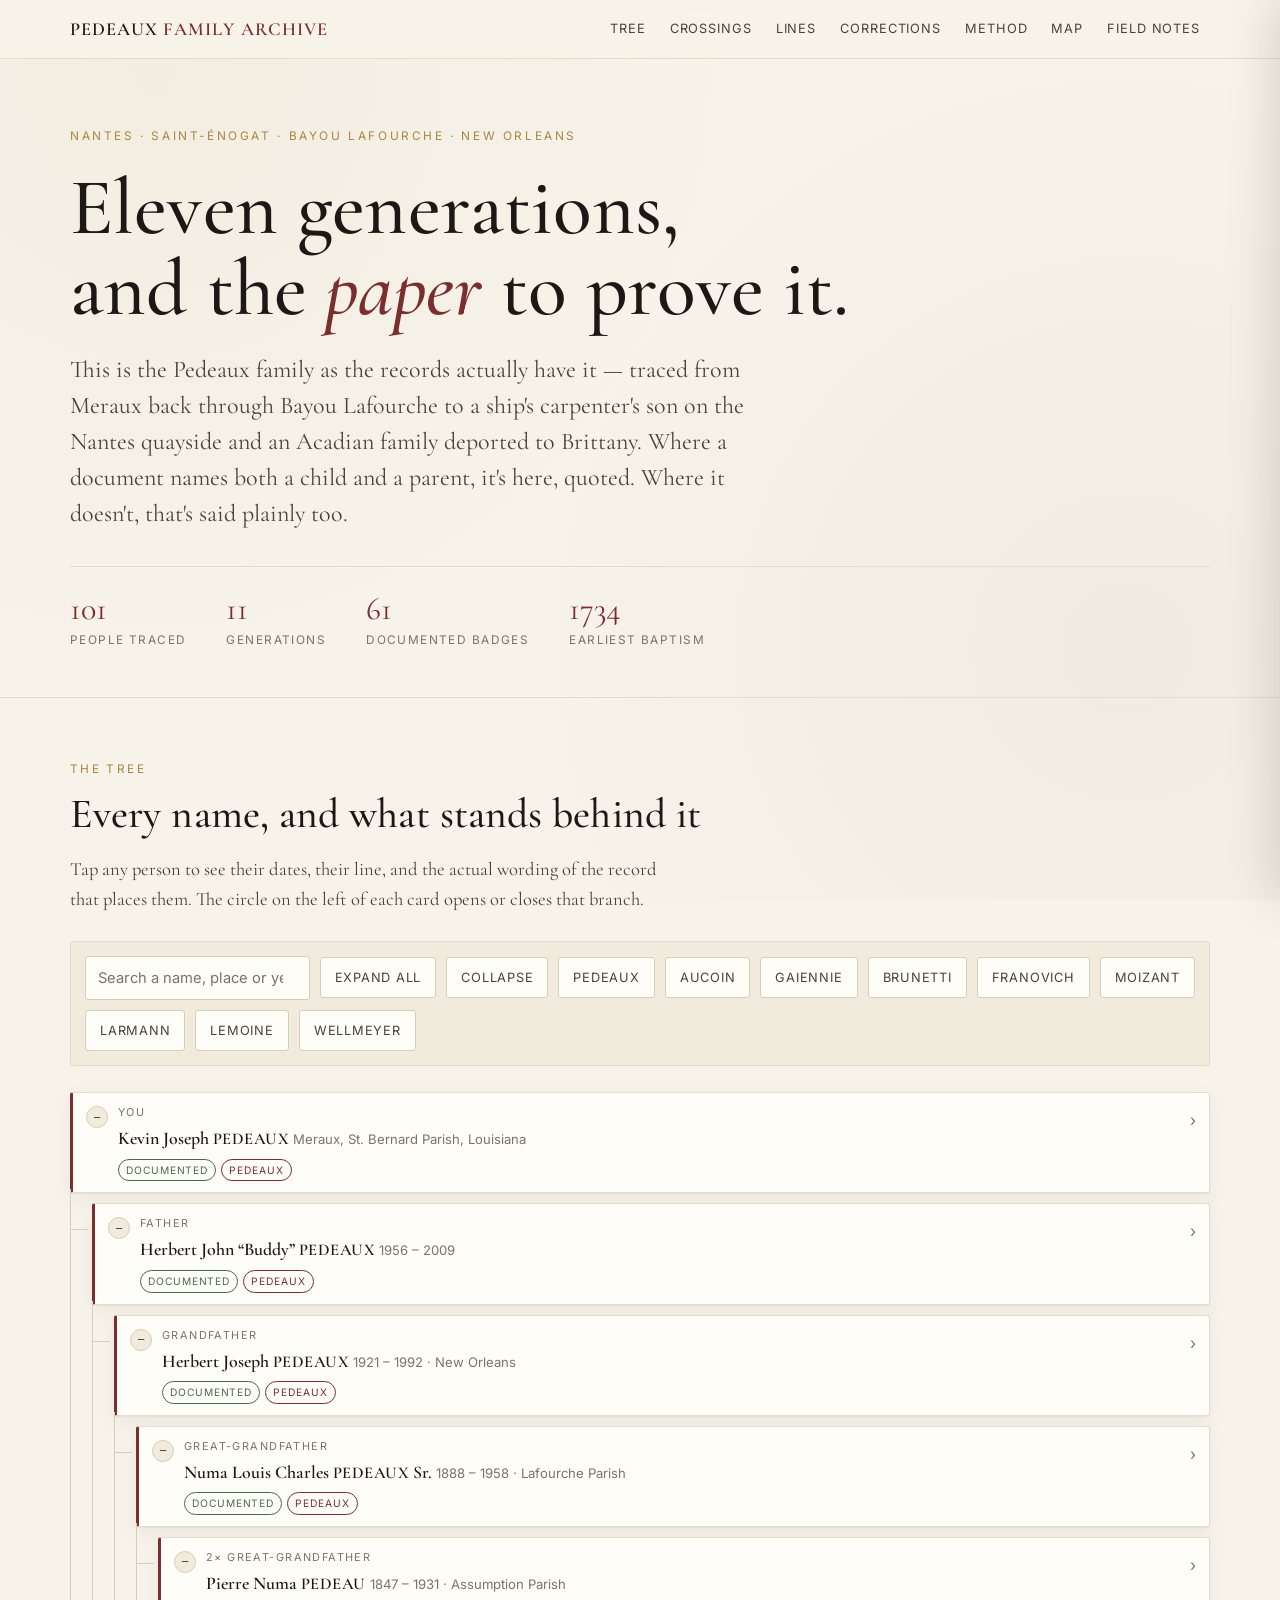
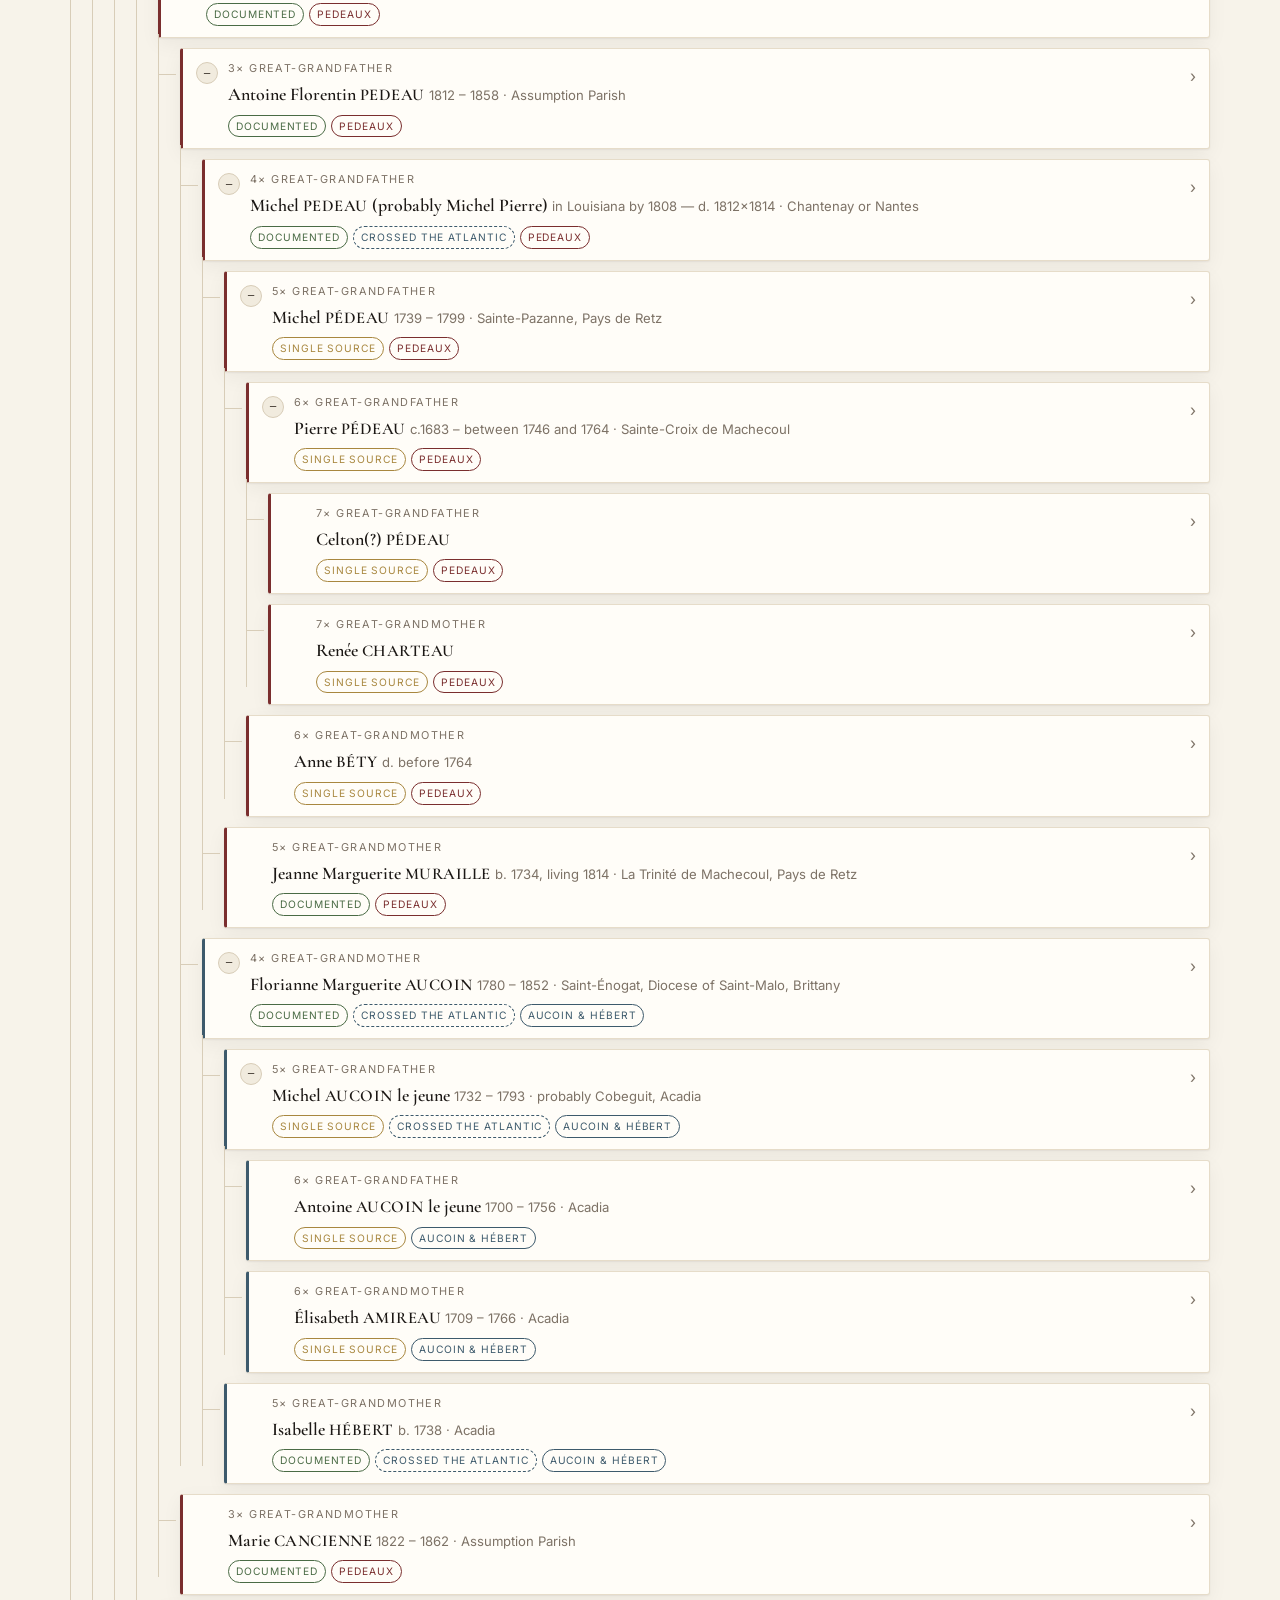
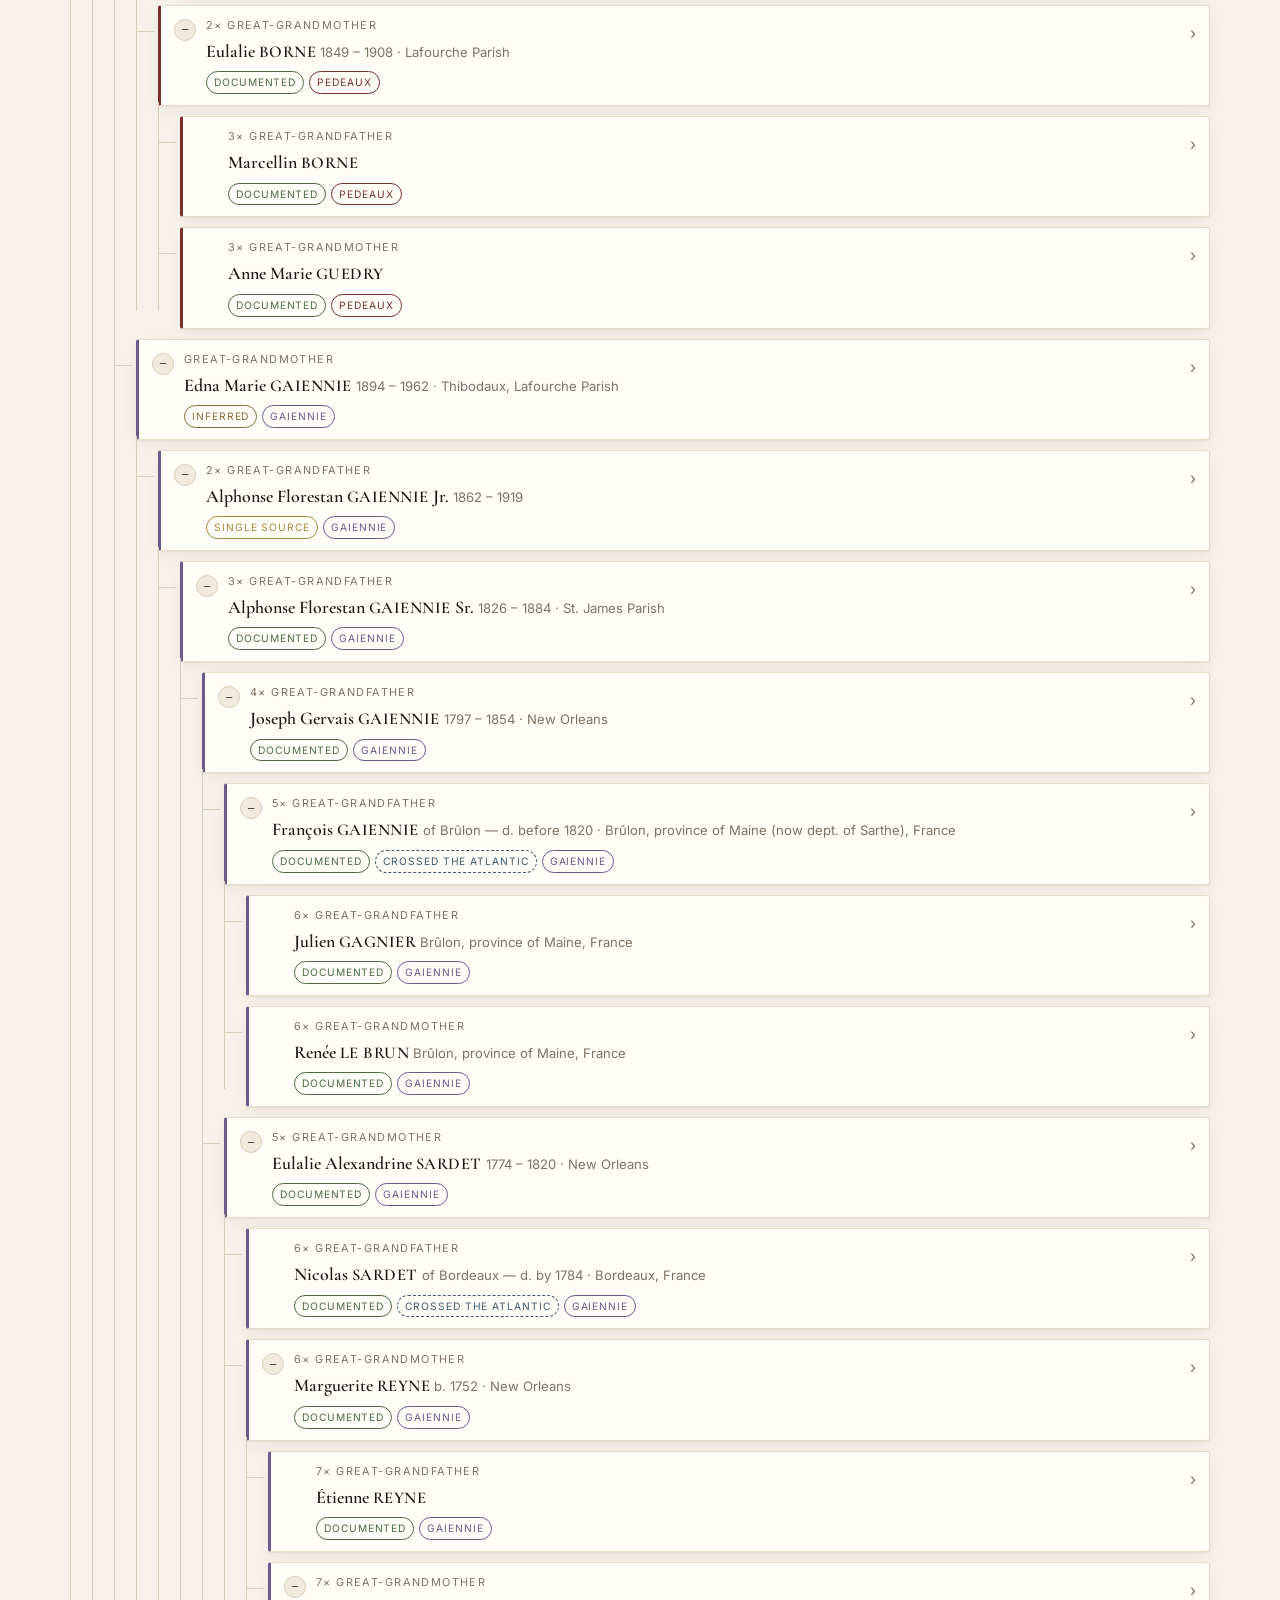
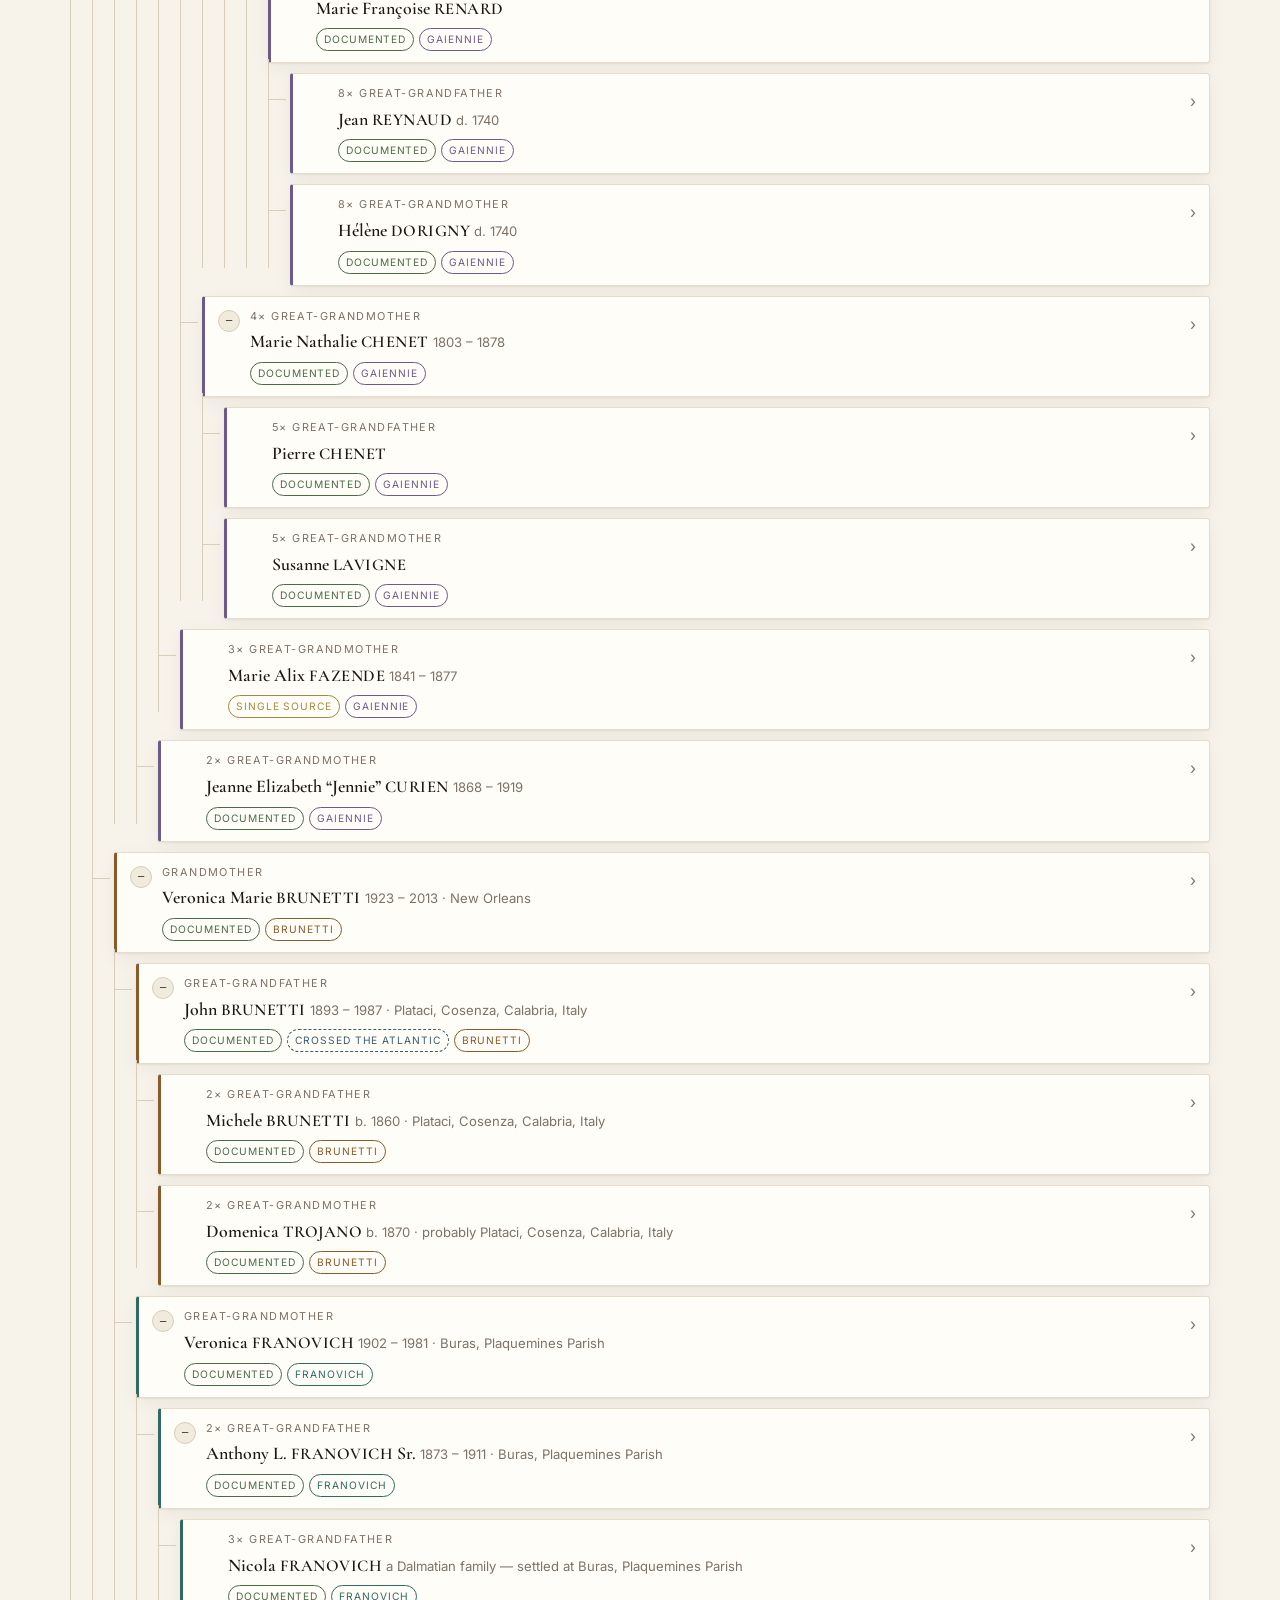
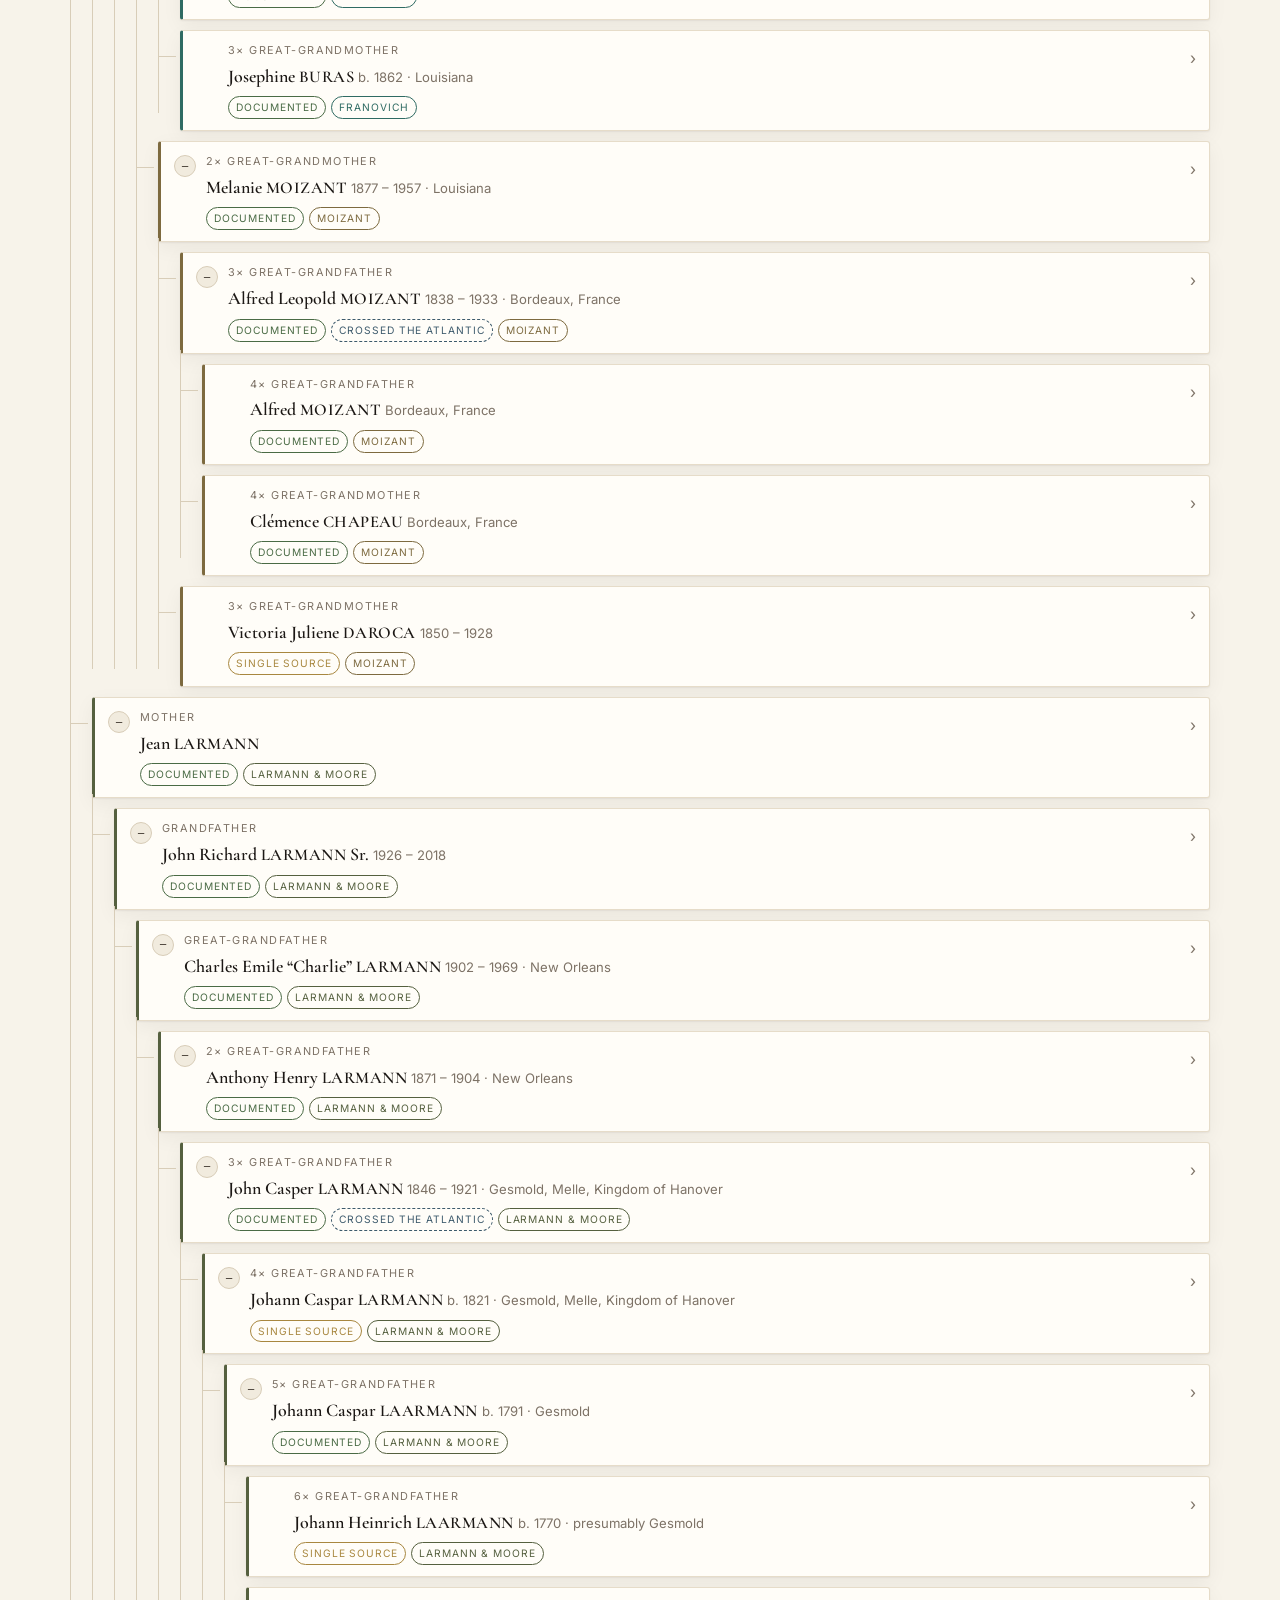
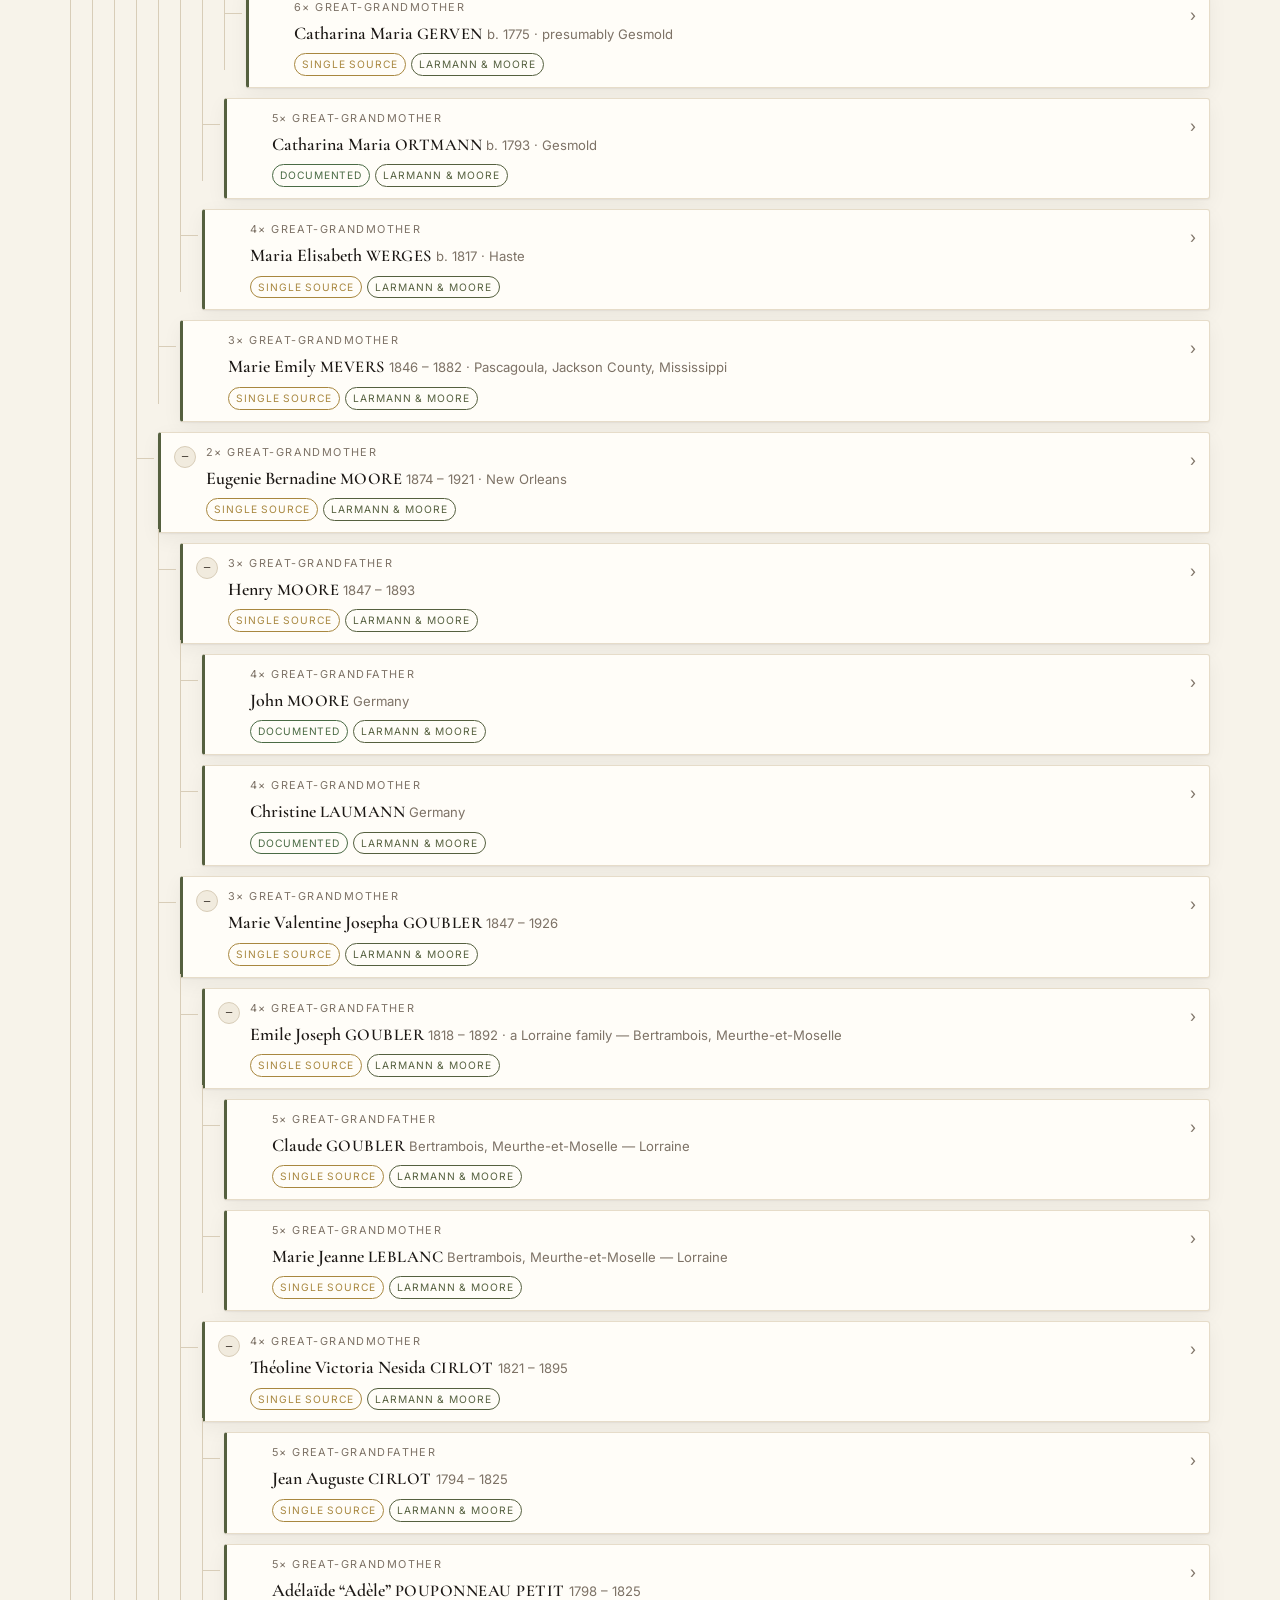
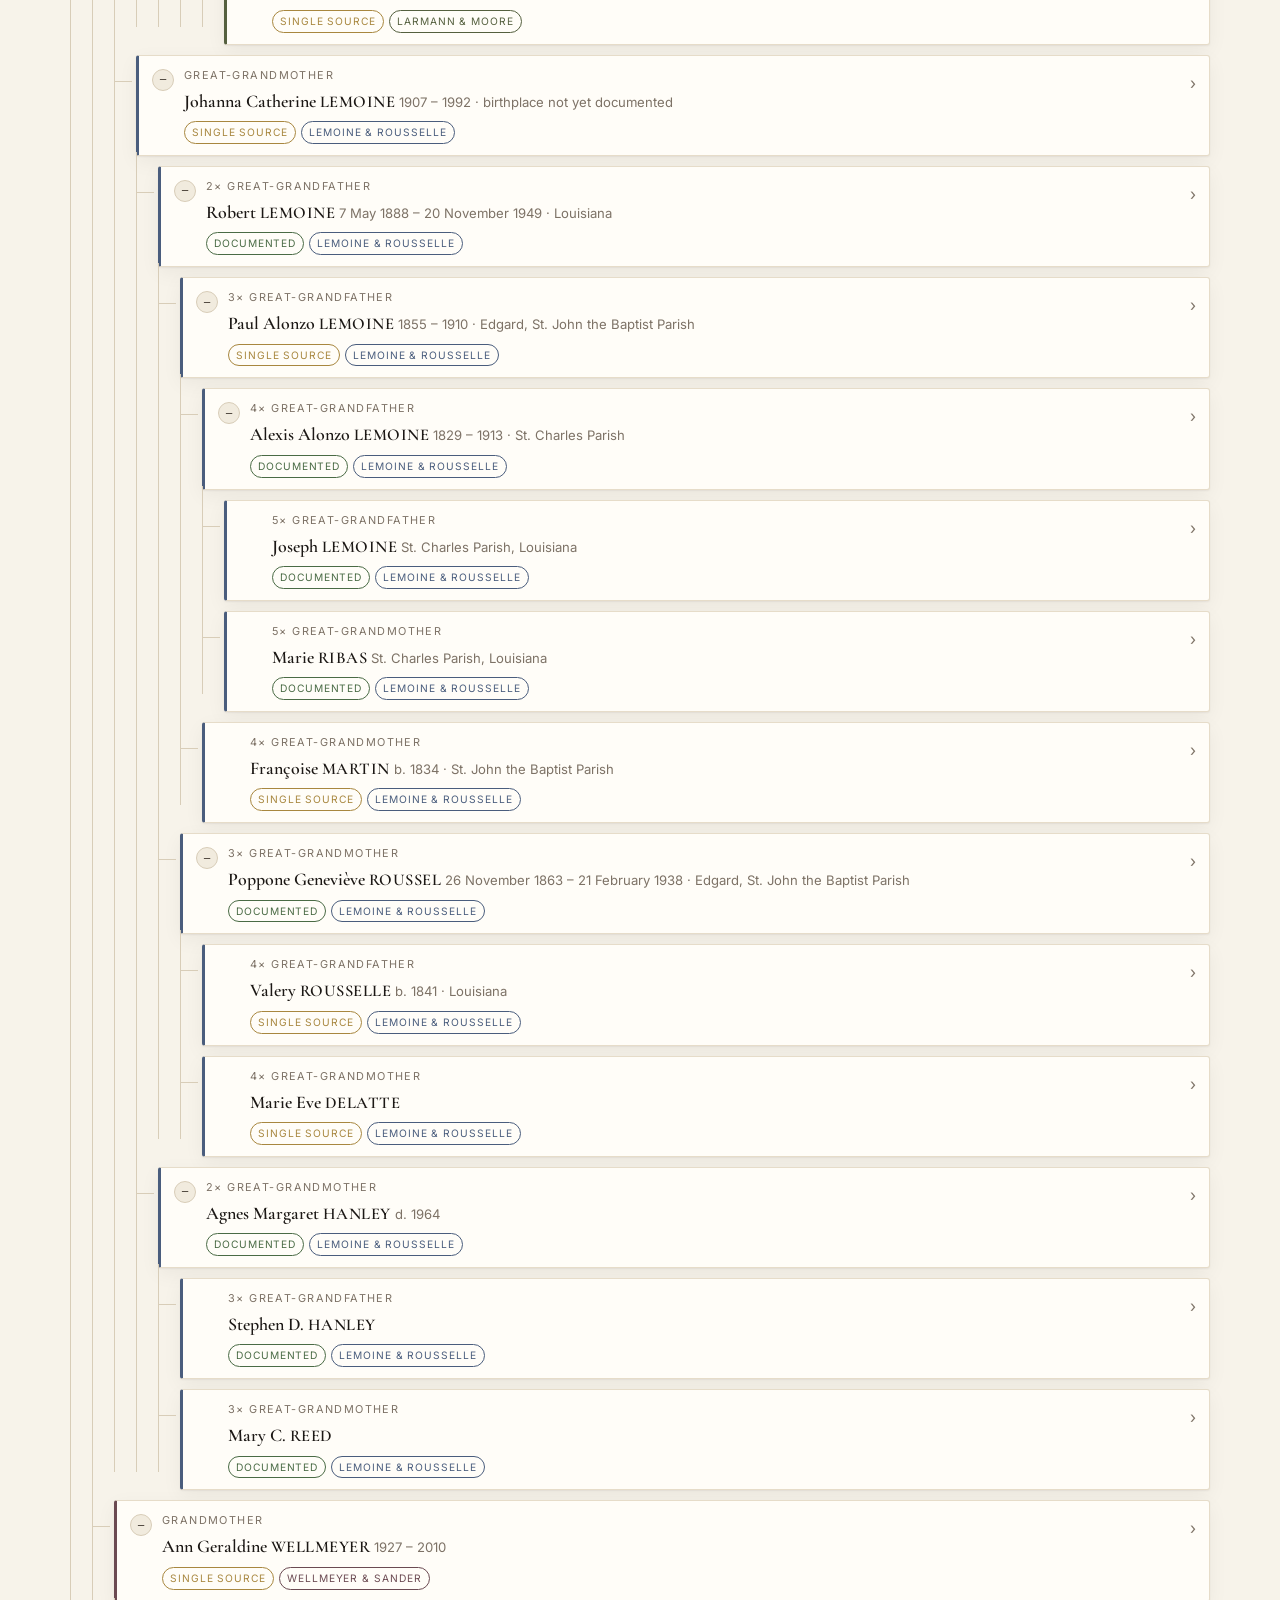
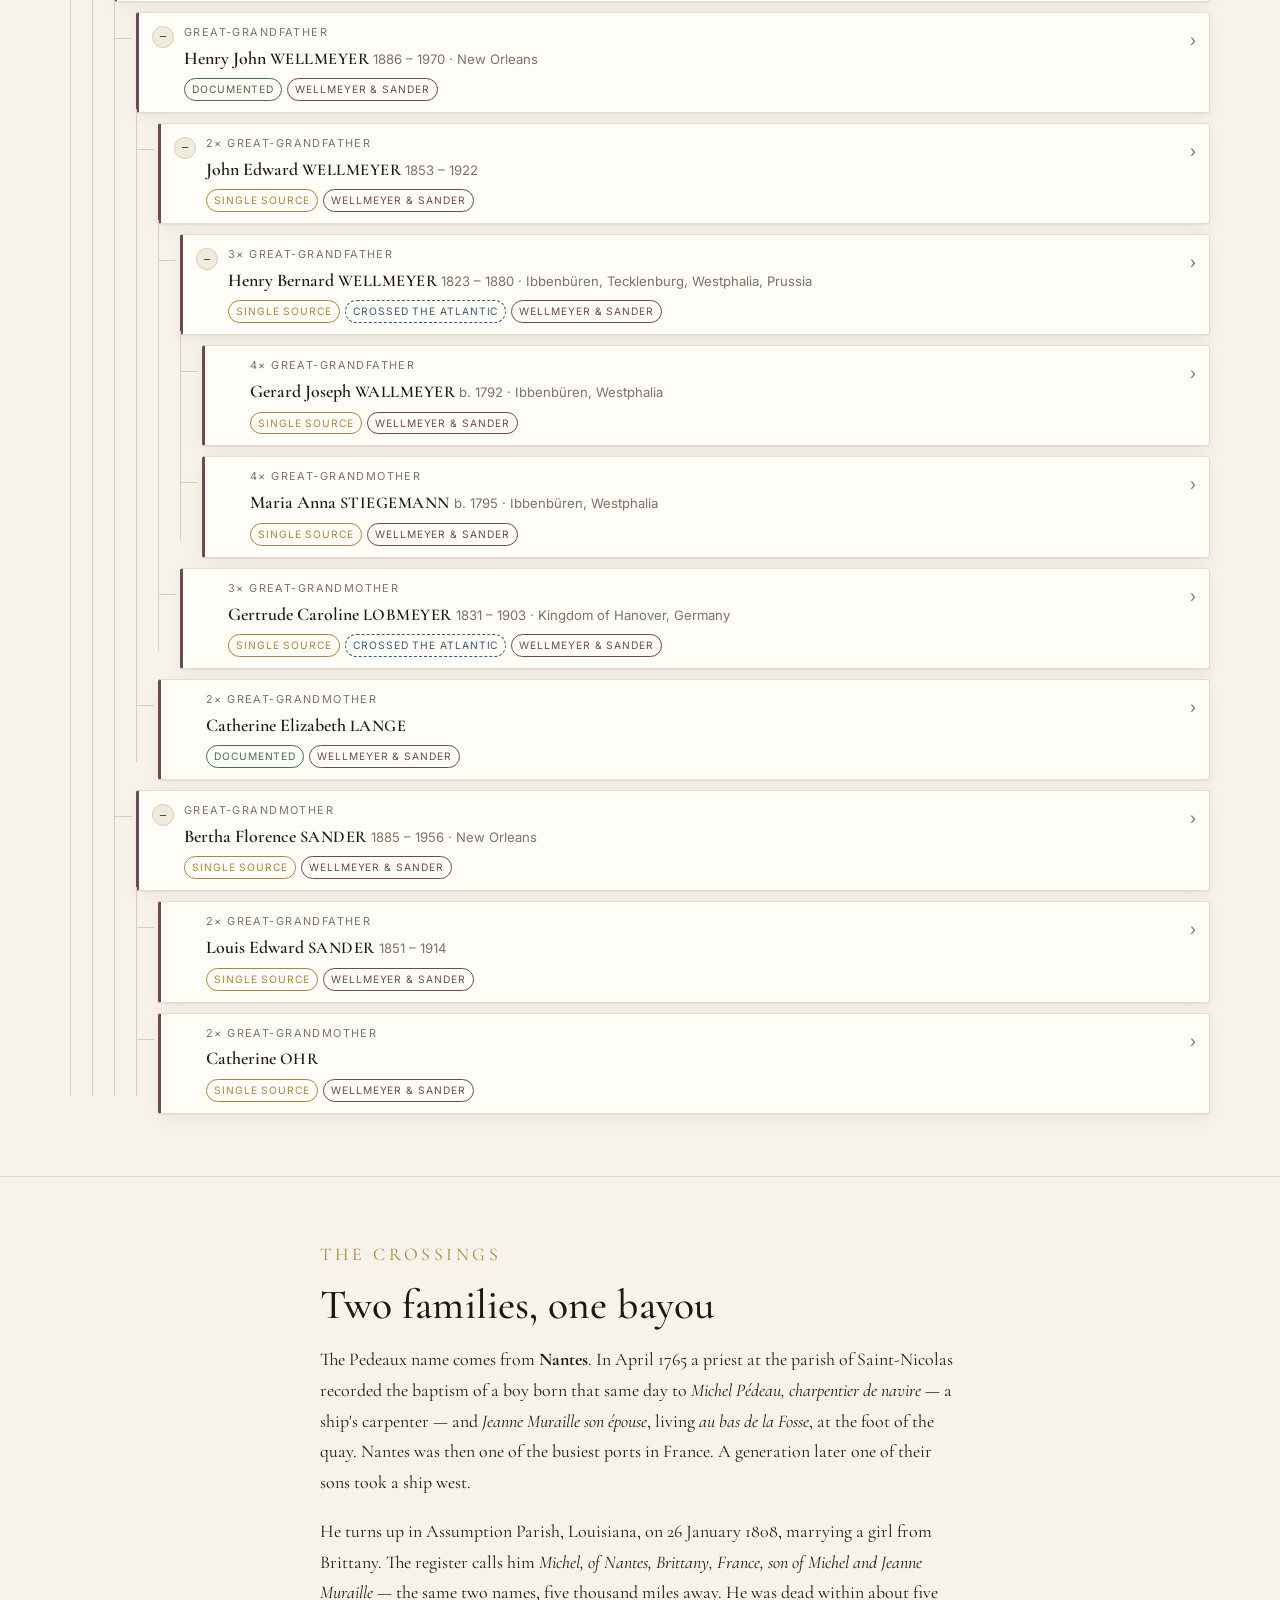
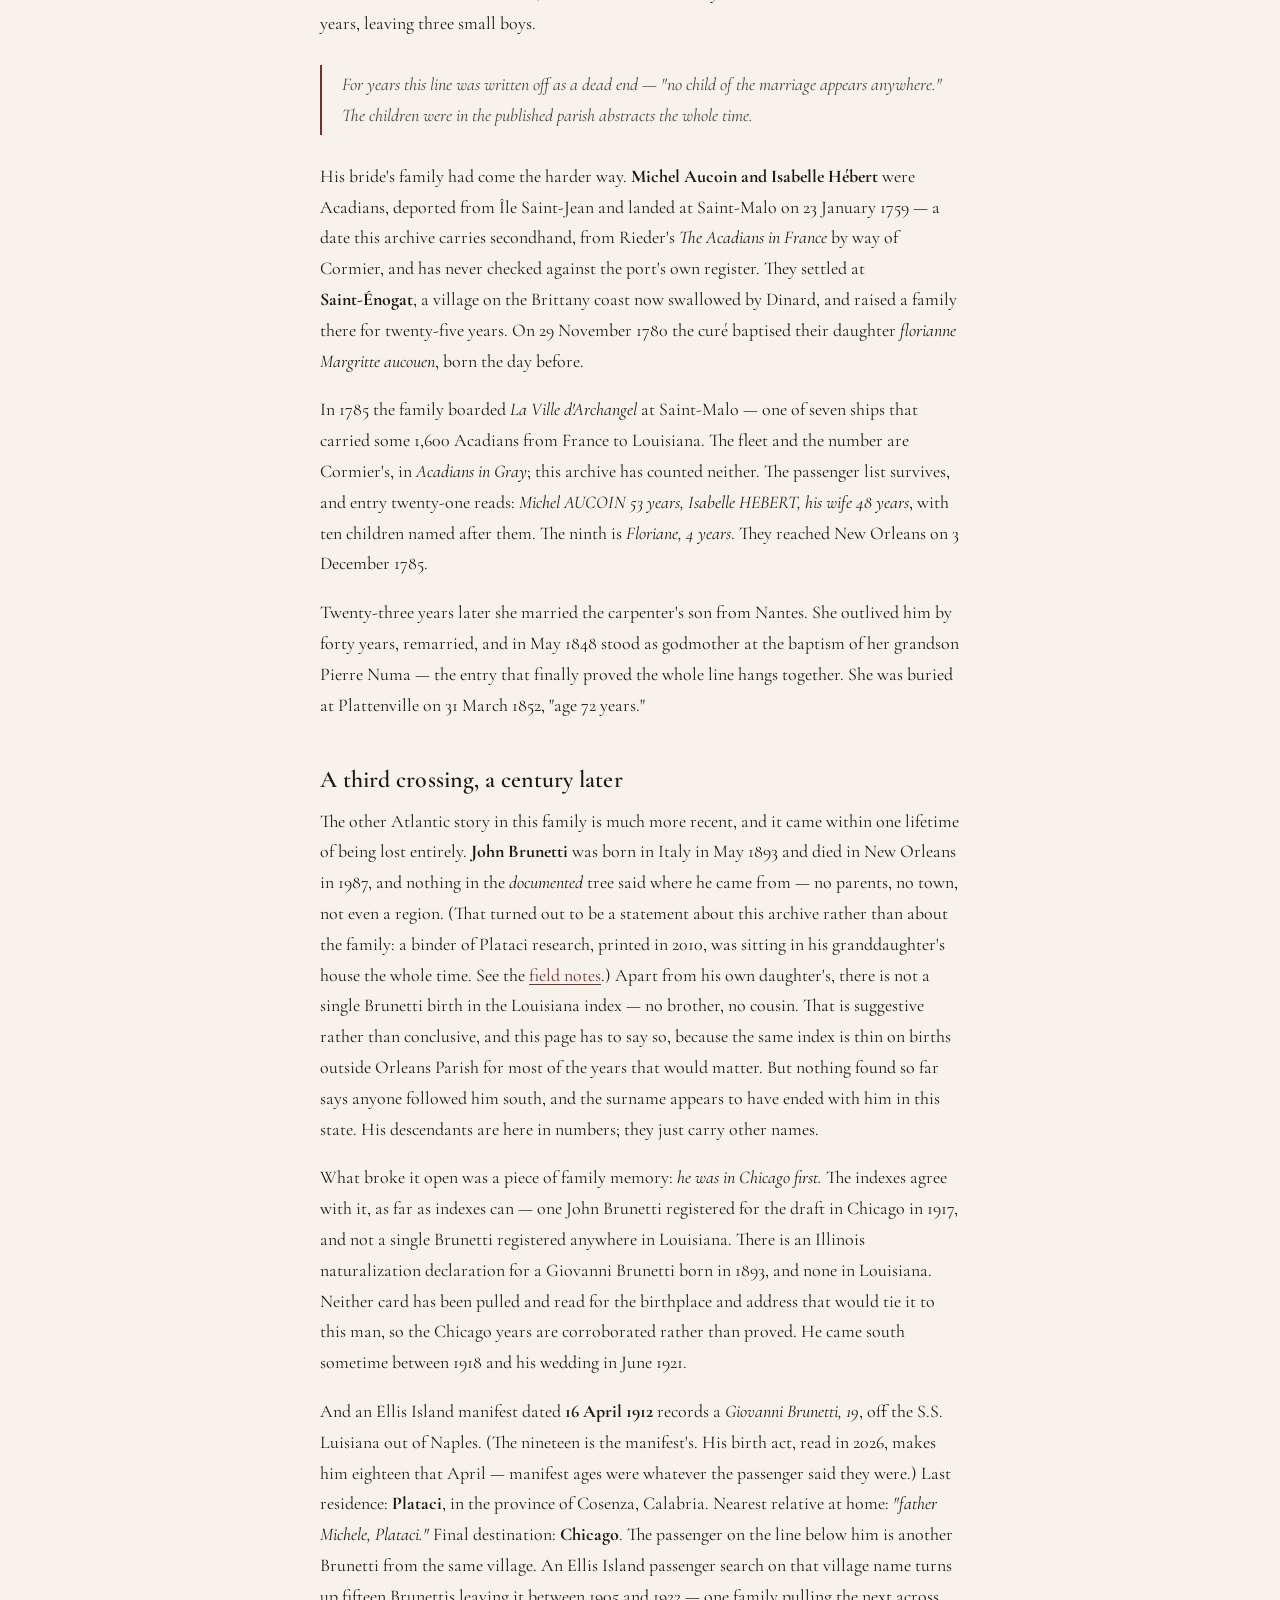
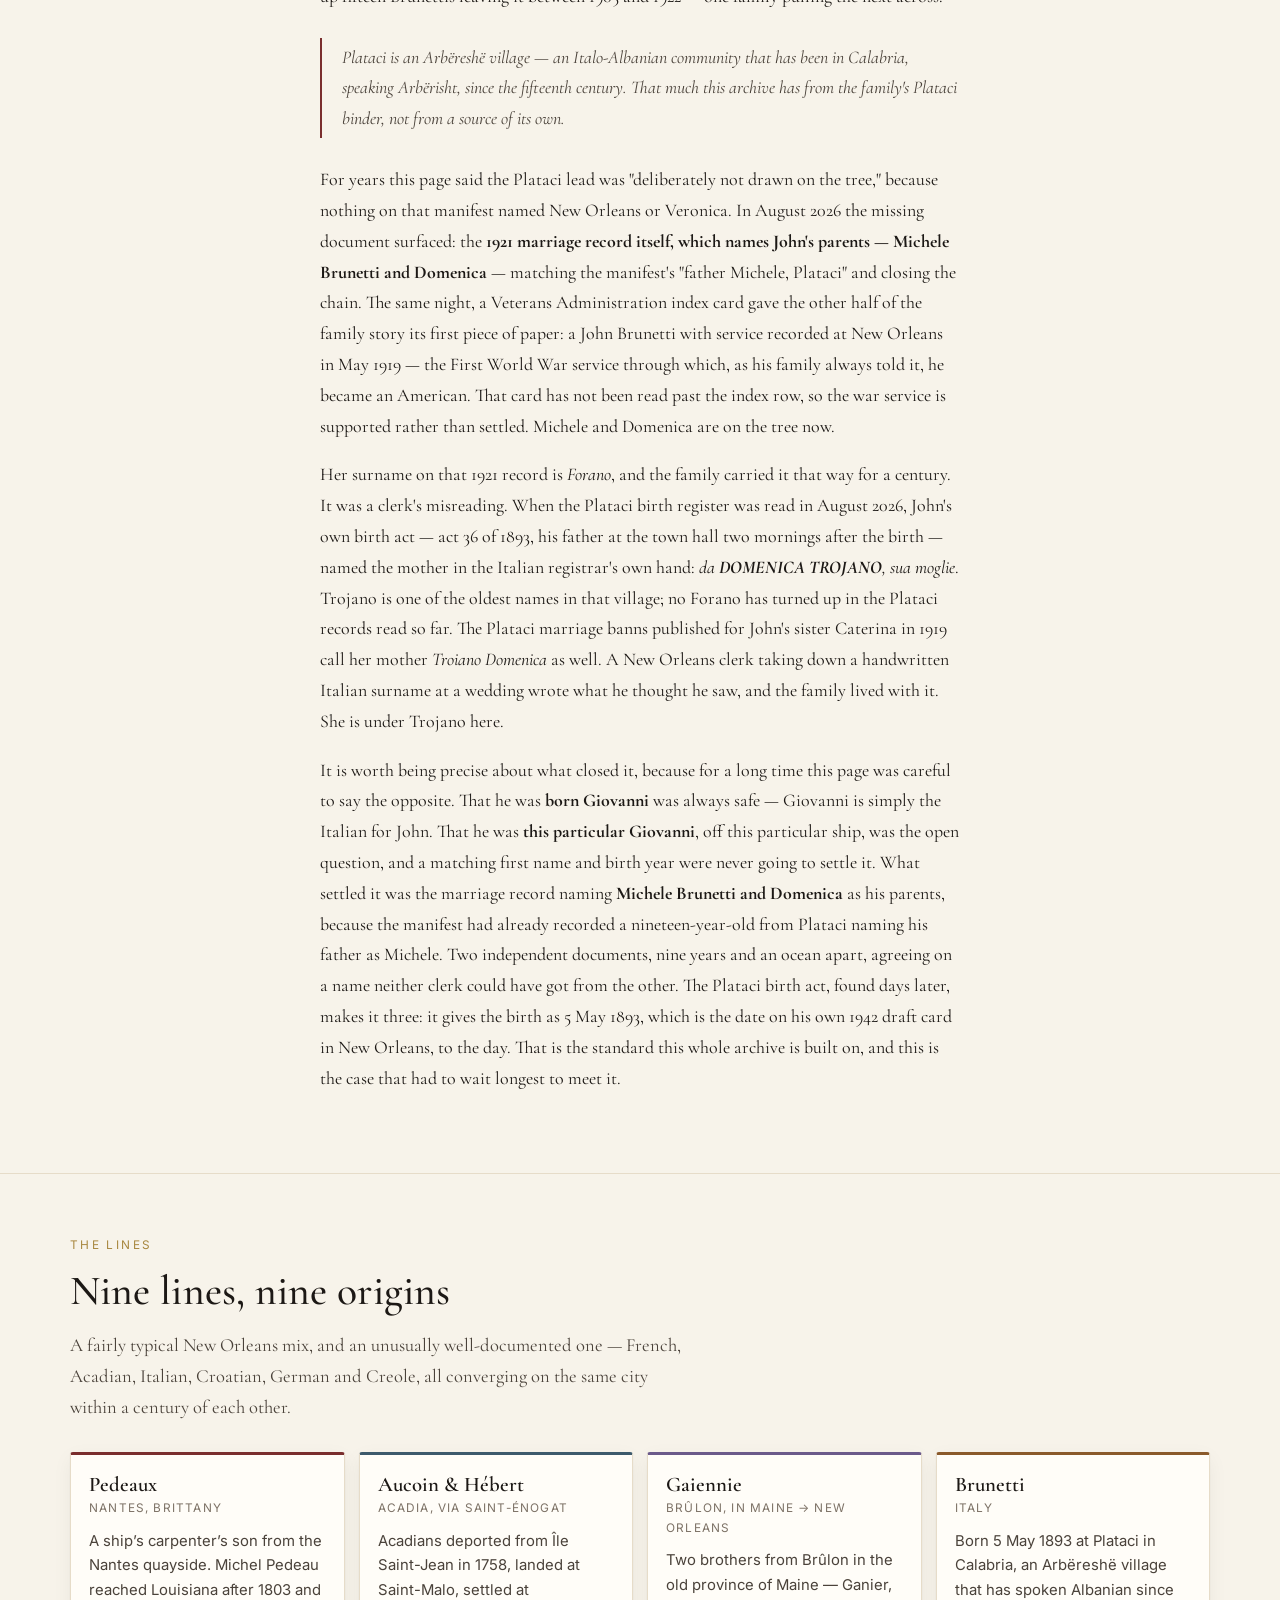
<file: index.html>
<!doctype html>
<html lang="en">
<head>
<meta charset="utf-8">
<meta name="viewport" content="width=device-width, initial-scale=1, viewport-fit=cover">
<title>The Pedeaux Family Archive — Nantes to New Orleans</title>
<meta name="description" content="A family tree from Kevin Pedeaux back to a ship's carpenter's son in Nantes and an Acadian family deported to Brittany. Every link carries a badge for the evidence behind it — documented, single source, or inferred — and the gaps are marked as gaps.">
<meta name="theme-color" content="#f7f3ea">

<meta property="og:type" content="website">
<meta property="og:title" content="The Pedeaux Family Archive">
<meta property="og:description" content="Nantes to New Orleans — eleven generations, each link badged for the evidence behind it, and the open questions kept in plain sight.">
<meta property="og:site_name" content="Pedeaux Family Archive">

<link rel="preconnect" href="https://fonts.googleapis.com">
<link rel="preconnect" href="https://fonts.gstatic.com" crossorigin>
<link href="https://fonts.googleapis.com/css2?family=Cormorant+Garamond:ital,wght@0,400;0,500;0,600;1,400&family=Inter:wght@400;500;600&display=swap" rel="stylesheet">
<link rel="stylesheet" href="assets/css/styles.css?v=20260814h">
</head>
<body>

<a class="skip-link" href="#tree-section">Skip to the family tree</a>

<header class="masthead">
  <div class="wrap masthead__inner">
    <a class="masthead__mark" href="#top">Pedeaux <span>Family Archive</span></a>
    <nav class="masthead__nav" aria-label="Sections">
      <a href="#tree-section" class="always">Tree</a>
      <a href="#crossings">Crossings</a>
      <a href="#streams-section">Lines</a>
      <a href="#corrections">Corrections</a>
      <a href="#method">Method</a>
      <a href="map.html" class="always">Map</a>
      <a href="research.html" class="always">Field notes</a>
    </nav>
  </div>
</header>

<main id="top">

  <!-- ── Hero ─────────────────────────────────────────────────────── -->
  <section class="hero">
    <div class="wrap">
      <p class="hero__eyebrow">Nantes · Saint-Énogat · Bayou Lafourche · New Orleans</p>
      <h1>Eleven generations,<br>and the <em>paper</em> to prove it.</h1>
      <p class="hero__lede">
        This is the Pedeaux family as the records actually have it — traced from Meraux back through
        Bayou Lafourche to a ship's carpenter's son on the Nantes quayside and an Acadian family
        deported to Brittany. Where a document names both a child and a parent, it's here, quoted.
        Where it doesn't, that's said plainly too.
      </p>
      <div class="hero__stats">
        <div class="stat"><span class="stat__n" id="stat-people">—</span><span class="stat__l">People traced</span></div>
        <div class="stat"><span class="stat__n" id="stat-gens">—</span><span class="stat__l">Generations</span></div>
        <div class="stat"><span class="stat__n" id="stat-docd">—</span><span class="stat__l">Documented badges</span></div>
        <div class="stat"><span class="stat__n" id="stat-year">—</span><span class="stat__l">Earliest baptism</span></div>
      </div>
    </div>
  </section>

  <!-- ── Tree ─────────────────────────────────────────────────────── -->
  <section class="section" id="tree-section">
    <div class="wrap">
      <p class="section__label">The tree</p>
      <h2>Every name, and what stands behind it</h2>
      <p class="section__intro">
        Tap any person to see their dates, their line, and the actual wording of the record that
        places them. The circle on the left of each card opens or closes that branch.
      </p>

      <div class="controls">
        <input id="search" class="controls__search" type="search" placeholder="Search a name, place or year…" aria-label="Search the tree">
        <button class="btn" id="expand-all" type="button">Expand all</button>
        <button class="btn" id="collapse-all" type="button">Collapse</button>
        <button class="btn" type="button" data-branch="pedeaux" aria-pressed="false">Pedeaux</button>
        <button class="btn" type="button" data-branch="aucoin" aria-pressed="false">Aucoin</button>
        <button class="btn" type="button" data-branch="gaiennie" aria-pressed="false">Gaiennie</button>
        <button class="btn" type="button" data-branch="brunetti" aria-pressed="false">Brunetti</button>
        <button class="btn" type="button" data-branch="franovich" aria-pressed="false">Franovich</button>
        <button class="btn" type="button" data-branch="moizant" aria-pressed="false">Moizant</button>
        <button class="btn" type="button" data-branch="larmann" aria-pressed="false">Larmann</button>
        <button class="btn" type="button" data-branch="lemoine" aria-pressed="false">Lemoine</button>
        <button class="btn" type="button" data-branch="wellmeyer" aria-pressed="false">Wellmeyer</button>
        <span id="result-count" class="controls__count" aria-live="polite"></span>
      </div>

      <div class="tree" id="tree"></div>
    </div>
  </section>

  <!-- ── Crossings ────────────────────────────────────────────────── -->
  <section class="section" id="crossings">
    <div class="wrap prose">
      <p class="section__label">The crossings</p>
      <h2>Two families, one bayou</h2>

      <p>
        The Pedeaux name comes from <strong>Nantes</strong>. In April 1765 a priest at the parish of
        Saint-Nicolas recorded the baptism of a boy born that same day to <em>Michel Pédeau,
        charpentier de navire</em> — a ship's carpenter — and <em>Jeanne Muraille son épouse</em>,
        living <em>au bas de la Fosse</em>, at the foot of the quay. Nantes was then one of the
        busiest ports in France. A generation later one of their sons took a ship west.
      </p>

      <p>
        He turns up in Assumption Parish, Louisiana, on 26 January 1808, marrying a girl from
        Brittany. The register calls him <em>Michel, of Nantes, Brittany, France, son of Michel and
        Jeanne Muraille</em> — the same two names, five thousand miles away. He was dead within about
        five years, leaving three small boys.
      </p>

      <p class="pull">
        For years this line was written off as a dead end — "no child of the marriage appears
        anywhere." The children were in the published parish abstracts the whole time.
      </p>

      <p>
        His bride's family had come the harder way. <strong>Michel Aucoin and Isabelle Hébert</strong>
        were Acadians, deported from Île Saint-Jean and landed at Saint-Malo on 23 January 1759 —
        a date this archive carries secondhand, from Rieder's <em>The Acadians in France</em> by way
        of Cormier, and has never checked against the port's own register. They
        settled at <strong>Saint-Énogat</strong>, a village on the Brittany coast now swallowed by
        Dinard, and raised a family there for twenty-five years. On 29 November 1780 the curé
        baptised their daughter <em>florianne Margritte aucouen</em>, born the day before.
      </p>

      <p>
        In 1785 the family boarded <em>La Ville d'Archangel</em> at Saint-Malo — one of seven ships
        that carried some 1,600 Acadians from France to Louisiana. The fleet and the number are
        Cormier's, in <em>Acadians in Gray</em>; this archive has counted neither. The passenger
        list survives, and
        entry twenty-one reads: <em>Michel AUCOIN 53 years, Isabelle HEBERT, his wife 48 years</em>,
        with ten children named after them. The ninth is <em>Floriane, 4 years</em>. They reached New
        Orleans on 3 December 1785.
      </p>

      <p>
        Twenty-three years later she married the carpenter's son from Nantes. She outlived him by
        forty years, remarried, and in May 1848 stood as godmother at the baptism of her grandson
        Pierre Numa — the entry that finally proved the whole line hangs together. She was buried at
        Plattenville on 31 March 1852, "age 72 years."
      </p>

      <h3>A third crossing, a century later</h3>

      <p>
        The other Atlantic story in this family is much more recent, and it came within one lifetime
        of being lost entirely. <strong>John Brunetti</strong> was born in Italy in May 1893 and died
        in New Orleans in 1987, and nothing in the <em>documented</em> tree said where he came from —
        no parents, no town, not even a region. (That turned out to be a statement about this
        archive rather than about the family: a binder of Plataci research, printed in 2010, was
        sitting in his granddaughter's house the whole time. See the
        <a href="research.html#plataci-binder">field notes</a>.) Apart from his own daughter's, there is not a single Brunetti
        birth in the Louisiana index — no brother, no cousin. That is suggestive rather than
        conclusive, and this page has to say so, because the same index is thin on births outside
        Orleans Parish for most of the years that would matter. But nothing found so far says
        anyone followed him south, and the surname appears to have ended with him in this state.
        His descendants are here in numbers; they just carry other names.
      </p>

      <p>
        What broke it open was a piece of family memory: <em>he was in Chicago first.</em> The
        indexes agree with it, as far as indexes can — one John Brunetti registered for the draft in
        Chicago in 1917, and not a single Brunetti registered anywhere in Louisiana. There is an
        Illinois naturalization declaration for a Giovanni Brunetti born in 1893, and none in
        Louisiana. Neither card has been pulled and read for the birthplace and address that would
        tie it to this man, so the Chicago years are corroborated rather than proved. He came south
        sometime between 1918 and his wedding in June 1921.
      </p>

      <p>
        And an Ellis Island manifest dated <strong>16 April 1912</strong> records a
        <em>Giovanni Brunetti, 19</em>, off the S.S. Luisiana out of Naples. (The nineteen is the
        manifest's. His birth act, read in 2026, makes him eighteen that April — manifest ages were
        whatever the passenger said they were.) Last residence:
        <strong>Plataci</strong>, in the province of Cosenza, Calabria. Nearest relative at home:
        <em>"father Michele, Plataci."</em> Final destination: <strong>Chicago</strong>. The passenger
        on the line below him is another Brunetti from the same village. An Ellis Island passenger
        search on that village name turns up fifteen Brunettis leaving it between 1905 and 1922 —
        one family pulling the next across.
      </p>

      <p class="pull">
        Plataci is an Arbëreshë village — an Italo-Albanian community that has been in Calabria,
        speaking Arbërisht, since the fifteenth century. That much this archive has from the
        family's Plataci binder, not from a source of its own.
      </p>

      <p>
        For years this page said the Plataci lead was "deliberately not drawn on the tree,"
        because nothing on that manifest named New Orleans or Veronica. In August 2026 the missing
        document surfaced: the <strong>1921 marriage record itself, which names John's parents —
        Michele Brunetti and Domenica</strong> — matching the manifest's "father Michele,
        Plataci" and closing the chain. The same night, a Veterans Administration index card gave
        the other half of the family story its first piece of paper: a John Brunetti with service
        recorded at New Orleans in May 1919 — the First World War service through which, as his
        family always told it, he became an American. That card has not been read past the index
        row, so the war service is supported rather than settled. Michele and Domenica are on the
        tree now.
      </p>

      <p>
        Her surname on that 1921 record is <em>Forano</em>, and the family carried it that way for
        a century. It was a clerk's misreading. When the Plataci birth register was read in August
        2026, John's own birth act — act 36 of 1893, his father at the town hall two mornings after
        the birth — named the mother in the Italian registrar's own hand: <em>da <strong>DOMENICA
        TROJANO</strong>, sua moglie</em>. Trojano is one of the oldest names in that village; no
        Forano has turned up in the Plataci records read so far. The Plataci marriage banns
        published for John's sister Caterina in 1919 call her mother <em>Troiano Domenica</em> as
        well. A New Orleans clerk
        taking down a handwritten Italian surname at a wedding wrote what he thought he saw, and
        the family lived with it. She is under Trojano here.
      </p>

      <p>
        It is worth being precise about what closed it, because for a long time this page was careful
        to say the opposite. That he was <strong>born Giovanni</strong> was always safe — Giovanni is
        simply the Italian for John. That he was <strong>this particular Giovanni</strong>, off this
        particular ship, was the open question, and a matching first name and birth year were never
        going to settle it. What settled it was the marriage record naming <strong>Michele Brunetti
        and Domenica</strong> as his parents, because the manifest had already recorded a
        nineteen-year-old from Plataci naming his father as Michele. Two independent documents, nine
        years and an ocean apart, agreeing on a name neither clerk could have got from the other.
        The Plataci birth act, found days later, makes it three: it gives the birth as 5 May 1893,
        which is the date on his own 1942 draft card in New Orleans, to the day.
        That is the standard this whole archive is built on, and this is the case that had to wait
        longest to meet it.
      </p>
    </div>
  </section>

  <!-- ── Streams ──────────────────────────────────────────────────── -->
  <section class="section" id="streams-section">
    <div class="wrap">
      <p class="section__label">The lines</p>
      <h2>Nine lines, nine origins</h2>
      <p class="section__intro">
        A fairly typical New Orleans mix, and an unusually well-documented one — French, Acadian,
        Italian, Croatian, German and Creole, all converging on the same city within a century of
        each other.
      </p>
      <div class="streams" id="streams"></div>
    </div>
  </section>

  <!-- ── Corrections ──────────────────────────────────────────────── -->
  <section class="section" id="corrections">
    <div class="wrap">
      <p class="section__label">Corrections</p>
      <h2>Things the internet has wrong</h2>
      <p class="section__intro">
        Published family trees repeat each other. These are places where a primary record contradicts
        what's widely posted online — worth knowing before you copy anything from elsewhere.
      </p>

      <ul class="corrections">
        <li>
          <div class="was">Find a Grave says</div>
          <div class="now">Michel Pedeau died 22 September 1811, aged 44.</div>
          <div class="why">He can't have. His son Antoine Florentin was born 1 November 1812 — conceived around February of that year. Michel died sometime between early 1812 and November 1814, when Florence remarried. The c.1767 birth year everyone cites was back-calculated from that same bad burial date, so it's unreliable too.</div>
        </li>
        <li>
          <div class="was">An Ancestry user tree says</div>
          <div class="now">Antoine Florentin Pedeau died in 1854.</div>
          <div class="why">The burial register puts it at 7 August 1858, "age 45 years" — which matches his 1812 baptism exactly. His daughter Rosalia Florence was born in March 1855, after the supposed death.</div>
        </li>
        <li>
          <div class="was">WeRelate says</div>
          <div class="now">Florence Aucoin died 30 March 1872.</div>
          <div class="why">The Plattenville burial register: 31 March 1852, age 72. An 1872 death would make her ninety-one and contradict her own recorded age.</div>
        </li>
        <li>
          <div class="was">Find a Grave says</div>
          <div class="now">Philip Joseph Pedeaux was born 26 February 1872 at Edgard, St. John the Baptist Parish.</div>
          <div class="why">He was christened <em>Antoine Philippe Joseph</em> on 20 April 1872 at St. Philomena, Labadieville, born 25 February — named for his grandfather. The family didn't reach St. John the Baptist Parish until the 1930 census.</div>
        </li>
        <li>
          <div class="was">Find a Grave says</div>
          <div class="now">Numa Louis Charles Pedeaux Sr. died 10 July 1958, born in New Orleans.</div>
          <div class="why">The state index says 17 July, matching the death notices his own memorial cites. And there are only two Pedeaux births in the entire Louisiana index — neither is his. That is weaker evidence than it looks and this site should say so: Orleans Parish has kept birth records since 1790, but the rest of Louisiana did not register births reliably until the 1910s, and the guides do not agree on the year the law bit. A Lafourche birth in 1888 would leave no state record wherever it happened.</div>
        </li>
        <li>
          <div class="was">The deGruy family history says</div>
          <div class="now">Marie Nathalie Chenet was born in 1782.</div>
          <div class="why">Her 1820 marriage record gives her age as seventeen, putting her birth around 1803. The same site carries both dates on different pages; the register settles it.</div>
        </li>
        <li>
          <div class="was">Find a Grave says</div>
          <div class="now">John Richard Larmann Sr. died 30 November 2018.</div>
          <div class="why">Its own metadata and both published obituaries say 30 December, and the funeral was 5 January 2019.</div>
        </li>
        <li>
          <div class="was">Find a Grave says</div>
          <div class="now">Numa Pedeaux married Eulalie Borne on 17 April 1871.</div>
          <div class="why">The St. Philomena register says 27 April 1871 — and, as a bonus, names Eulalie's parents, Marcellin Borne and Anne Marie Guedry.</div>
        </li>
        <li>
          <div class="was">Acadians in Gray says</div>
          <div class="now">Florence Aucoin's second husband was François Allain le jeune.</div>
          <div class="why">The Plattenville register records her 26 November 1814 remarriage under the heading "BARIOT, BARIAU, VARIOT, BARRILLEAU" — the groom was François Bariot. Cormier's own summary line ("the Aucoin daughters married into the Potier, Pedeau, and Barrilleaux families") agrees with the register; only his Allain paragraph doesn't.</div>
        </li>
        <li>
          <div class="was">The 1900 census says</div>
          <div class="now">"Mary Pedaux, b. 1812, Mother" lived in Numa's Lafourche household.</div>
          <div class="why">His mother Marie Cancienne had been dead thirty-eight years by then — the burial register has her buried 12 May 1862. The old woman in the household is most likely his mother-in-law, Anne Marie Guedry Borne — an enumerator writing "mother" where he meant a wife's mother is a familiar enough slip, though this site has no study of census practice to cite for it. That reading is an inference standing against a written record, and it is filed here as one.</div>
        </li>
        <li>
          <div class="was">A RootsWeb family file says</div>
          <div class="now">Casper and Emily's eldest son was John Henry Larmann, born 26 August 1871.</div>
          <div class="why">He was <em>Anthony</em> Henry. Nine records say so — his daughters' Orleans birth records spell it out in full, and so do the 1880 and 1900 censuses, his voter registration, his marriage act, his death record and his own daughter's ledger. His brother Henry's 1938 obituary settles it by listing Anthony and John C. as two different men. This one mattered: he is a direct ancestor.</div>
        </li>
        <li>
          <div class="was">Henry Casper Larmann's 1938 death certificate says</div>
          <div class="now">His mother was Amelia Mevis.</div>
          <div class="why">Emily Mevers died in February 1882. Henry was born in May 1889 — seven years later. His mother was Louisa Ehmann, Casper's second wife, as his own birth record and the 1900 census both show. Whoever gave the information in 1938 named the wrong wife, and any tree built from that certificate alone will hang six children on a woman who was already dead.</div>
        </li>
        <li>
          <div class="was">The deGruy family history says</div>
          <div class="now">Gervais Gaiennie's mother was "Eugenie Sardet (1756–1804)."</div>
          <div class="why">Her own baptism says Eulalie Alexandrine Sardet, born 5 January 1774 at New Orleans — eighteen years later than the family history has it. Eugénie was her youngest sister. The 1793 St. James marriage record and Gervais's own 1797 baptism both confirm Eulalie as the wife and mother.</div>
        </li>
      </ul>
    </div>
  </section>

  <!-- ── Method ───────────────────────────────────────────────────── -->
  <section class="section" id="method">
    <div class="wrap prose">
      <p class="section__label">Method</p>
      <h2>How to read this</h2>

      <p>
        One rule governs everything here: <strong>a link is only recorded when a document names both
        the child and the parent.</strong> A shared surname is not evidence. That rule is why this
        research spent a week refusing to connect a real eighteenth-century Michel Pedeau to a real
        nineteenth-century Pedeaux family — until a register was found with both of them in it.
      </p>

      <h3>The three badges</h3>
      <p>
        <strong>Documented</strong> means a civil or sacramental record names both people.
        <strong>Single source</strong> means it's probably right but rests on one source, often a
        user-submitted memorial. <strong>Inferred</strong> means the circumstances are strong but no
        document says it yet — for example, Edna Gaiennie's parents. She was born at Thibodaux in
        1894, where the state kept no birth record for her; the brothers and sisters born in those
        same years are missing from the index alongside her, and she lies in her father's tomb. A
        pattern and a tomb are not a document naming her with them, so her link stays at
        <em>inferred</em> until one turns up.
      </p>
      <p>
        Badges are meant to move, in both directions. Veronica Franovich sat at <em>inferred</em>
        for months — this page used her as its example of the badge — until the 1910 census of
        Nairn was read on 11 August 2026 and found her in the house with both parents under the
        name "Varonike." She is <em>documented</em> now. Ann Wellmeyer moved up too, but only one
        step: her place in the family tomb, and then Judy Gifford's notes naming her parents in
        writing, carry her at <em>single source</em>, and the 1947 marriage licence application is
        what would make it a record. Casper Larmann's grandfather went the other way: he was marked
        <em>documented</em> here until someone asked how sure we really were, and the honest
        answer was that the baptism act proving that link had never actually been read. He is back
        at <em>single source</em> until it is.
      </p>

      <h3>Where the records came from</h3>
      <p>
        Most of the pre-1900 material is from the <strong>Diocese of Baton Rouge</strong>, which has
        published twenty-three volumes of sacramental abstracts covering 1707 to 1905 as free PDFs.
        Nine volumes were searched for this. The Louisiana material after 1877 is from the
        <strong>Secretary of State's public vital records index</strong>, which carries Orleans Parish
        births from 1790, statewide deaths to about 1976, and marriages with no waiting period at all
        — a marriage licence is the cheapest way to jump a generation, since it names both sets of
        parents. The French material is from the departmental archives of
        <strong>Loire-Atlantique</strong> and <strong>Ille-et-Vilaine</strong>, whose registers are
        online as scanned images with no name index — you page through them by hand.
      </p>
      <p>
        And in August 2026 a fourth kind of source arrived: <strong>the family's own papers</strong>.
        Judy Larmann Gifford sent a photocopy of her great-aunt Esther's handwritten ledger and her
        own tree notes, and nearly every date in them has since checked out against the state index —
        the full story is on the <a href="research.html">field notes page</a>.
      </p>

      <h3>Lately answered</h3>
      <p>
        <strong>The German towns — both found, in one night.</strong> On 10 August 2026 the two
        oldest questions on this side of the family fell within an hour of each other. The
        Wellmeyers came from <strong>Ibbenbüren</strong> in Westphalia, where Bernard Heinrich
        Wallmeyer was christened on 1 July 1823. That began as a FamilySearch reconstruction, and
        sat here as one until the parish register itself was read: St. Mauritius, Ibbenbüren, in
        the diocese of Münster — <em>Taufbuch</em> KB008, page 94, entry 78 of 1823. It confirms
        the parents the reconstruction gave and adds what it could not. The German clerks spell
        the family <em>Wallmeijer</em> throughout. The child was born at <strong>Uffeln</strong>
        on the thirtieth of June at eight in the evening and baptised the first of July, so the
        christening date this site already carried was exactly right. And his father Johann Gerard
        is entered as a <em>Häusling</em> — a cottager, renting a room in another man's house, the
        bottom of the rural Westphalian ladder and a plain enough reason to put a son on a ship.
      </p>
      <p>
        The Larmanns came from <strong>Gesmold</strong>,
        a village near Osnabrück in the Kingdom of Hanover — the town Aunt Esther wrote in her
        ledger as something like "Gruswald," a word no one has been able to read for a century.
        His baptism act was then read in the village's own register: born 5 April 1846, baptised
        the seventh, son of a <em>Neubauer</em> — a new-settler farmer — at Weringhof. The two
        villages are about thirty miles apart. Two branches of the same New Orleans family, from
        the same corner of Germany, without ever knowing it.
      </p>
      <p>
        <strong>The Lemoines — a generation restored.</strong> Johanna Lemoine, unplaced for
        years, has her story back. Her father was <em>Robert</em> Lemoine, a career Navy man who
        lies in Arlington National Cemetery; her mother was <strong>Agnes Hanley</strong>, married
        in 1906, who left when the children were small; and her grandmother Poupone raised her, so
        Johanna called her grandmother "mother," which is how the written tree lost a generation
        for a while. Agnes's own 1964 obituary, found the same night, names Johanna as her
        daughter and settles it. The research page tells the whole story, battleship spoon
        included.
      </p>
      <p>
        <strong>The Lemoine wall came down, in two goes.</strong> For as long as this archive has
        existed, the oldest Lemoine anyone could name was Alonzo, and behind him nothing — the one
        branch of this family with no other shore. A man called Alexis Lemoine kept appearing at
        the edge of the record: he stood as godfather at Poupone's baptism at Edgard in 1864, two
        decades before she married a Lemoine, and the guess was that he was Alonzo's father or
        uncle. The 1880 census of St. John the Baptist Parish answered which — Alexis Lemoine,
        fifty-one, brick mason, with "Alozo," twenty-five, in the house. Alonzo's own name turns
        out to be <em>Paul</em> Alonzo, Alexis's to be <em>Alexis Alonzo</em>. That link is carried
        at <em>single source</em>, not documented: a shared household is not a record calling them
        father and son, and the marriage act that would say so has not been found.
      </p>
      <p>
        Then, on 11 August 2026, the Archdiocese's own published abstract of the Edgard register
        produced Alexis's own baptism, and with it two names never spoken in this family:
        <strong>Joseph Lemoine and Marie Ribas</strong>. Born the fourth of February 1829, baptised
        the twenty-second of November, sponsors Pierre Gravois and Marie Latour,
        <em>"all of St. Charles Parish"</em> — which also moves the family one parish downriver
        from where the tree had them. <strong>Ribas</strong> is a Spanish name on a French-Creole
        river, and a Rivas household headed by an Antoine "de Santo Yago" was living in that same
        parish in those same years. The Lemoine line runs two generations deeper than it did in
        July.
      </p>
      <p>
        <strong>Casper Larmann got his life back.</strong> The Larmann immigrant has been a set of
        dates for two years. His obituary, transcribed in a file Judy Gifford sent in August 2026,
        gives him a trade and a parish for the first time: he was a <strong>carpenter and cabinet
        maker</strong>, a union man of the United Brotherhood of Carpenters and Joiners, Local No.
        1312; his church was <strong>Holy Trinity</strong>, the German national parish; he died at
        home on Dauphine Street in the Bywater and was buried in <strong>St. Roch Cemetery</strong>,
        on Father Thevis Piazza — the walk named for Holy Trinity's own priest. That grave is not
        the family's other one, and the difference is the whole point: St. Roch is Louisa Ehmann's
        side of the house. Anthony's line, the one this tree descends through, lies across town in
        the tomb inscribed <em>Family of Joseph Goubler</em>. The Goublers who married into this
        family are in that tomb, not in this one.
      </p>

      <p>
        <strong>Which St. Vincent de Paul that tomb stands in is an open conflict</strong>, and
        this page would rather show it than quietly pick a side. The site has carried both
        numbers — <strong>No. 3</strong> in most places, <strong>No. 1</strong> on Charles Emile
        Larmann's own card. A contributor who photographed the tomb in July 2023 puts it in
        No. 1 and read five names off the stone itself, among them <em>LARMANN / CHARLES EMILE /
        July 12, 1902 / July 13, 1969</em> and <em>LARMANN / JOHN RICHARD / SEPT. 10, 1926 /
        DEC. 30, 2018</em>. A photographed inscription is better evidence than a database field,
        so No. 1 is the stronger reading of the two — but those photographs sit on a
        user-contributed memorial site, and nobody working on this archive has stood in front of
        the tomb. A plot record from the cemetery office would end it.
      </p>

      <h3>What's still open</h3>
      <p>
        <strong>Which Michel crossed.</strong> Michel Pédeau and Jeanne Muraille had <em>two</em>
        surviving sons named Michel — André, born 1765, and Pierre, born 1777. Both fit the Louisiana
        record. In August 2026 the 1810 census finally tipped the scale: Michel's Assumption Parish
        household held no man of forty-five or over, which fits Pierre — then thirty-three — and sits
        badly with André, just past forty-five. The Nantes side has now been checked: every city
        death table from 1793 to 1852 was read page by page, and the only Michel Pédeau who dies at
        Nantes in those sixty years is the father, on 30 December 1799. Neither brother died in the
        city. Probable, not yet proven: Chantenay-sur-Loire kept its own registers, and they still
        get the last word.
      </p>
      <p>
        <strong>Why the children went to the orphanage.</strong> The family always said it was
        Poupone's death that did it — but her baptismal certificate and the family's own record
        now put her death in 1938, not 1915. She outlived the orphanage years by more than twenty.
        So the reason is unknown again, and so is the name of Johanna's brother who died there.
      </p>
      <p>
        <strong>Where the Lemoines came from.</strong> Every other line on this tree now reaches a
        named town in Europe or an Acadian village. The Lemoines and Rousselles still do not.
        Alexis's baptism moved them a generation deeper and one parish downriver: the line now runs
        back to <strong>Joseph Lemoine and Marie Ribas in St. Charles Parish</strong>, and stops
        there, at a baptism of February 1829. No record yet read puts any of them on a ship. The
        1880 census says Alexis's father was born in France, which would make Joseph the
        immigrant — but a birthplace column is not a birth record, and Joseph's own marriage to
        Marie Ribas is not in the Archdiocese's abstracted volumes for 1807–1829 under any spelling
        yet tried. It is the last branch with no other shore, and it is the
        one this family is closest to by blood memory — the country John Larmann was taken to as a
        boy. The <a href="research.html#open">field notes</a> keep the full list of what's open.
      </p>
    </div>
  </section>

  <footer class="foot">
    <div class="wrap">
      <div class="foot__rule"></div>
      <p>
        Compiled for the Pedeaux family. Research and citations are current as of August 2026 —
        corrections and family memory are very welcome, and both change what's written here.
      </p>
      <p>
        <strong>The claims on this site, audited and downloadable.</strong>
        In August 2026 the assertions on the tree and the map were catalogued one by one with their
        citation and their provenance — whether a document image sits in this repository, whether a
        family member supplied it, whether it came from an online index that was actually opened, or
        whether it rests on nothing checkable. Two things about that ledger are worth knowing before
        you use it, because it is a snapshot and the site has moved. A second pass later in the same
        month went back to the originals and upgraded a large number of citations to
        <strong>[VERIFIED against the original]</strong> on the page without rewriting the matching
        ledger row, so a claim the CSV still files as unverified may read verified here. And the
        field notes page was never catalogued at all; the ledger covers the tree and the map only.
        Where a citation still reads <strong>[UNVERIFIED]</strong> on the page, it means the
        volume-and-page reference was inherited from earlier research and has not been re-checked.
        Those marks are deliberate. A family history that cannot show its working is just a story.
        <a href="research/claims-ledger.csv" download>Download the claims ledger (CSV)</a>.
      </p>
      <p>
        Principal sources:
        <a href="https://diobr.org/archives-publications" target="_blank" rel="noopener noreferrer">Diocese of Baton Rouge sacramental records</a> ·
        <a href="https://www.sos.la.gov/HistoricalResources/ResearchHistoricalRecords/Pages/OnlinePublicVitalRecordsIndex.aspx" target="_blank" rel="noopener noreferrer">Louisiana Secretary of State vital records index</a> ·
        <a href="https://archives-numerisees.nantes.fr/" target="_blank" rel="noopener noreferrer">Archives municipales de Nantes</a> ·
        <a href="https://archives-en-ligne.ille-et-vilaine.fr/thot_internet/" target="_blank" rel="noopener noreferrer">Archives d'Ille-et-Vilaine</a> ·
        <a href="https://www.acadian.org/culture/louisiana/ships-transportation-acadians-louisiana/la-ville-darchangel-acadian-passenger-list/" target="_blank" rel="noopener noreferrer">La Ville d'Archangel passenger list</a> ·
        <a href="https://degruyfamily.wordpress.com/" target="_blank" rel="noopener noreferrer">deGruy Family History</a>
      </p>
      <p>&copy; <span id="year">2026</span> Kevin Pedeaux</p>
    </div>
  </footer>

</main>

<div class="scrim" id="scrim" aria-hidden="true"></div>

<aside class="panel" id="panel" role="dialog" aria-modal="true" aria-labelledby="panel-name" aria-hidden="true">
  <div class="panel__head" id="panel-branch">
    <div class="panel__title">
      <h3 id="panel-name">—</h3>
      <div class="panel__dates" id="panel-dates"></div>
    </div>
    <button class="panel__close" id="panel-close" type="button" aria-label="Close">×</button>
  </div>
  <div class="panel__body" id="panel-body"></div>
</aside>

<script src="assets/js/data.js?v=20260814h"></script>
<script src="assets/js/app.js?v=20260814h"></script>
</body>
</html>
</file>
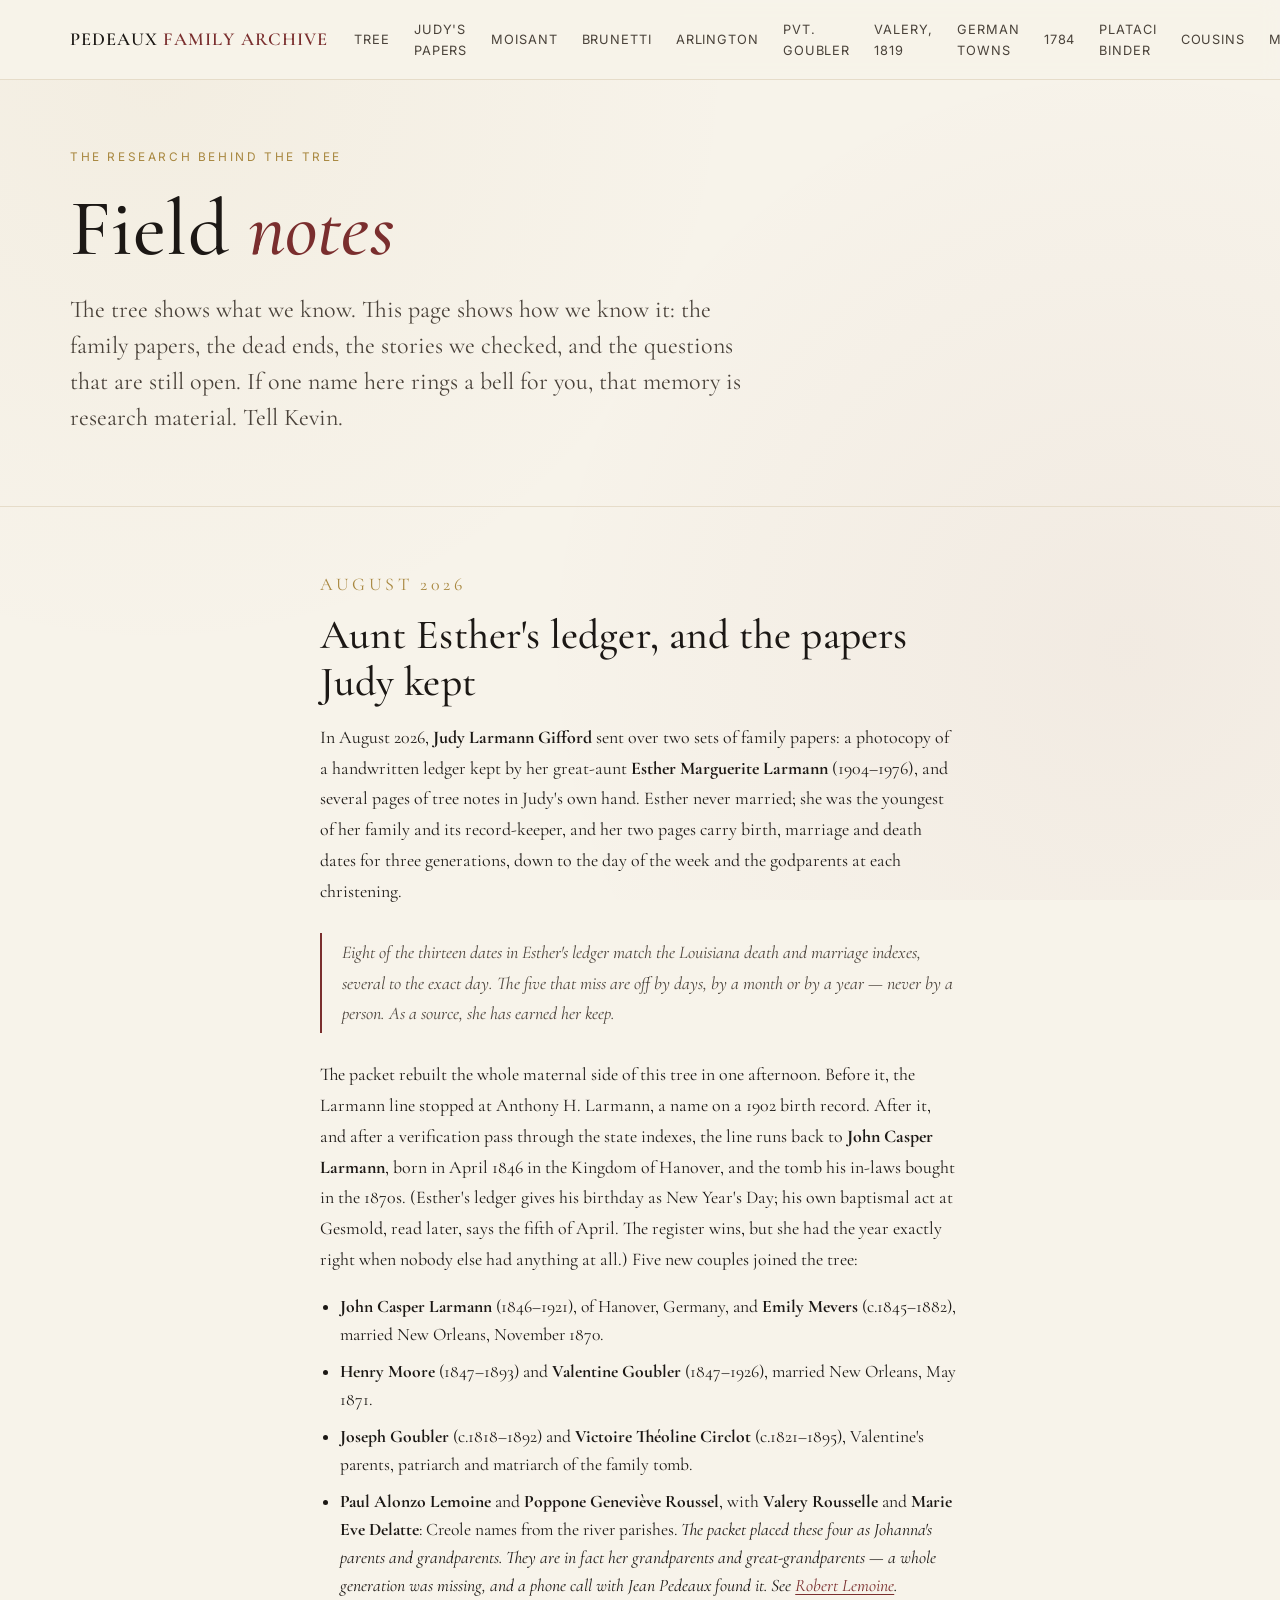
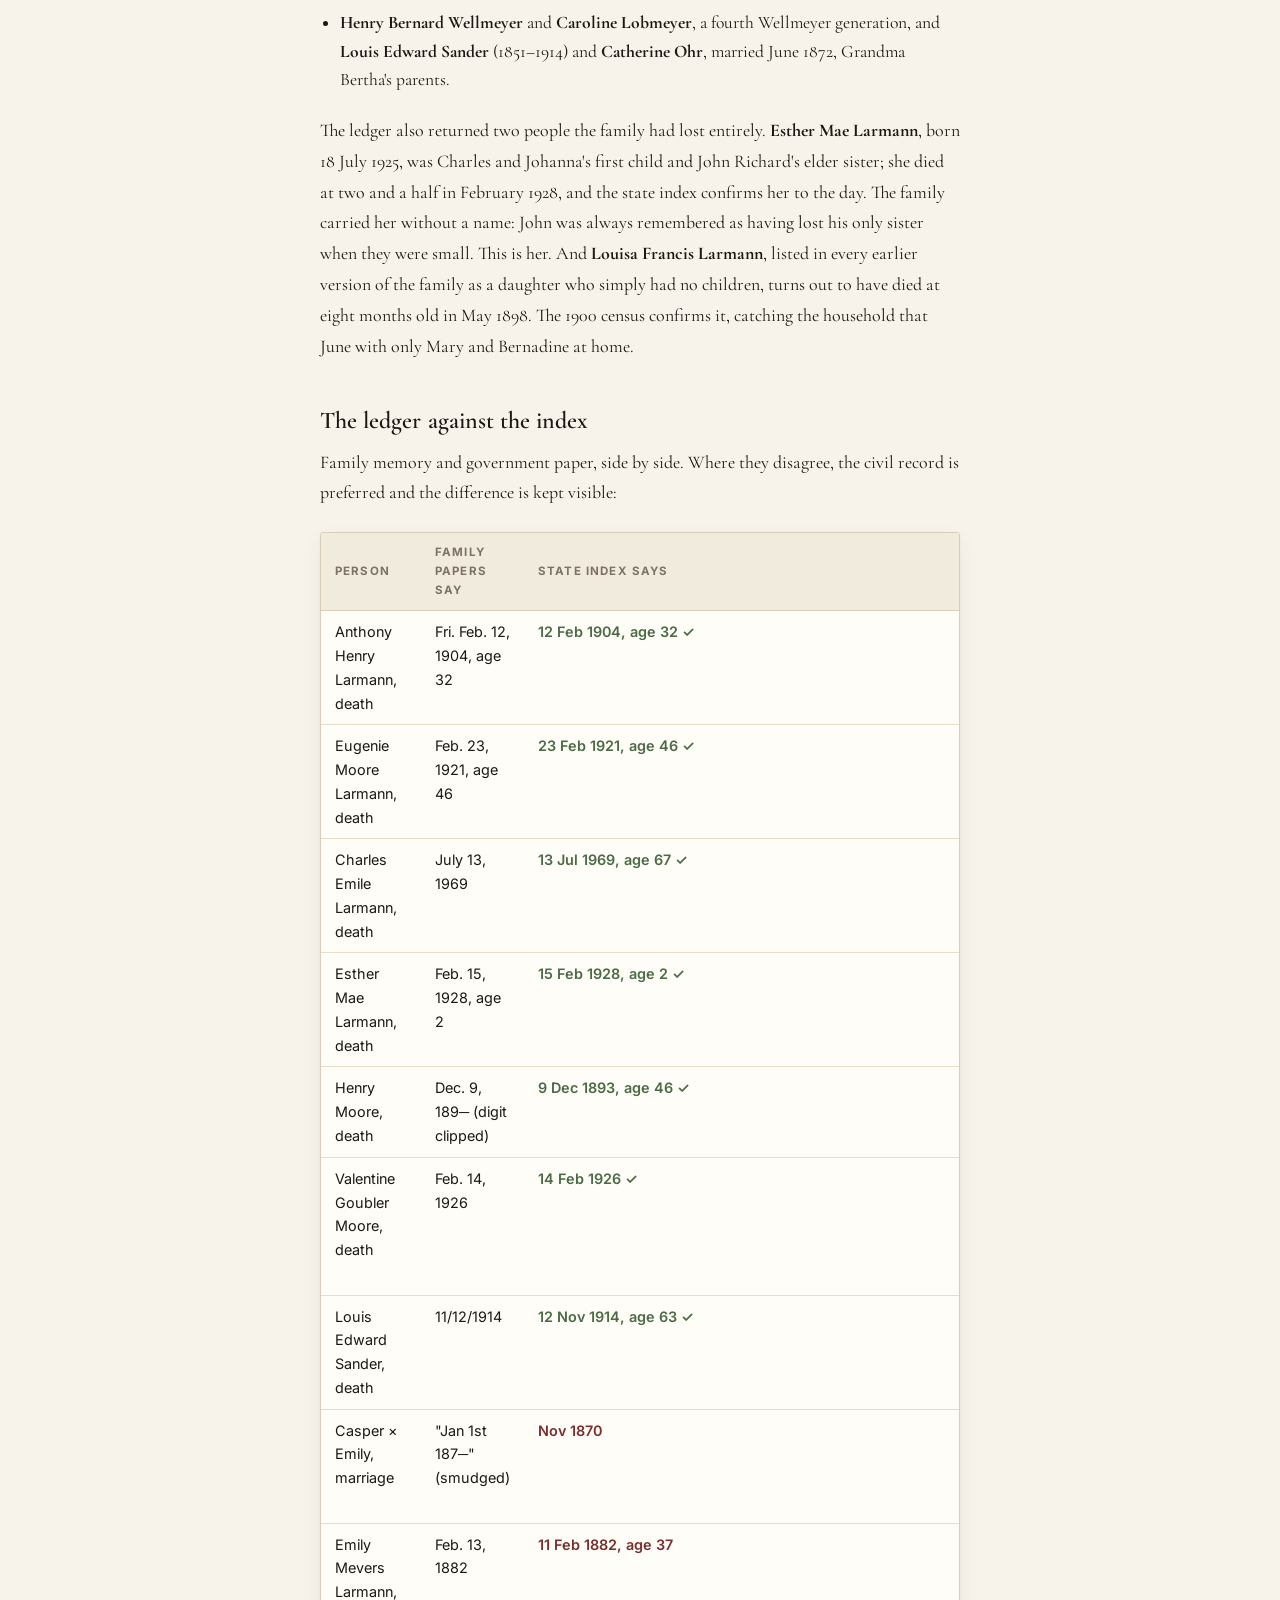
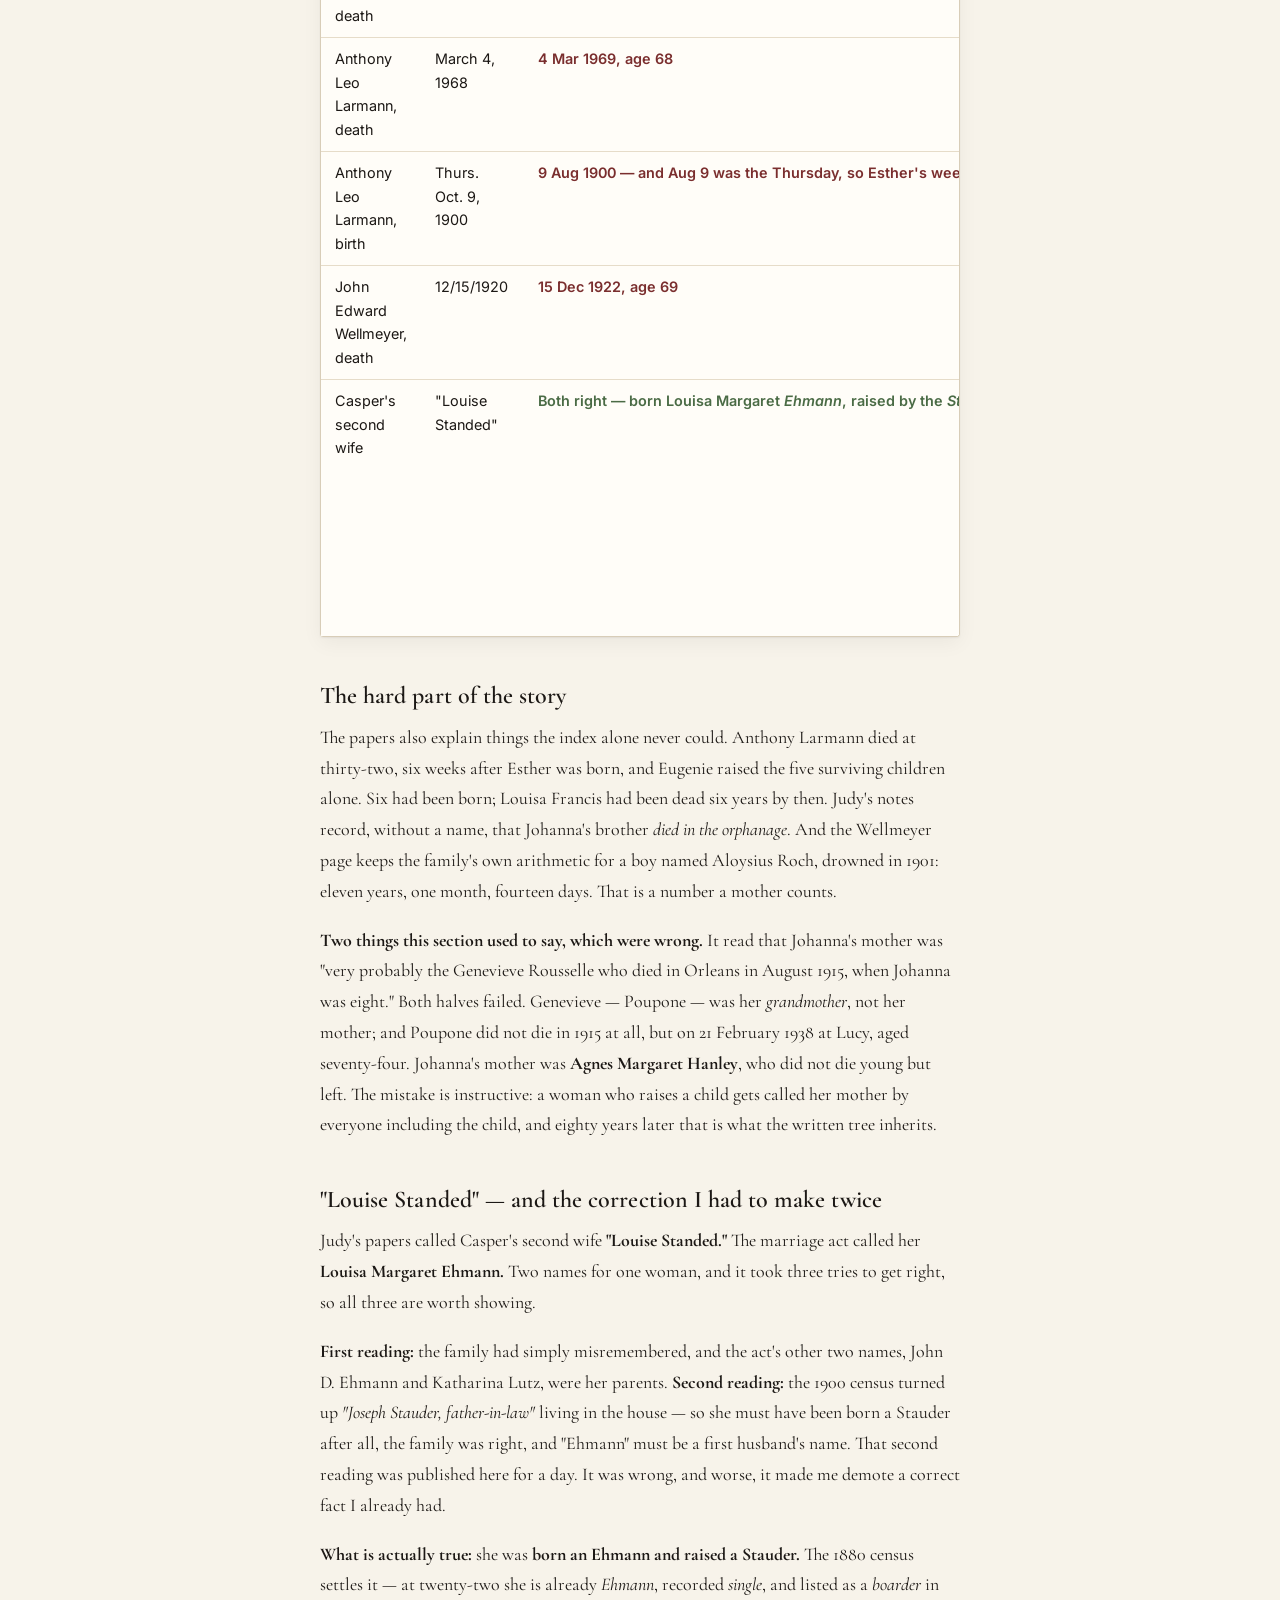
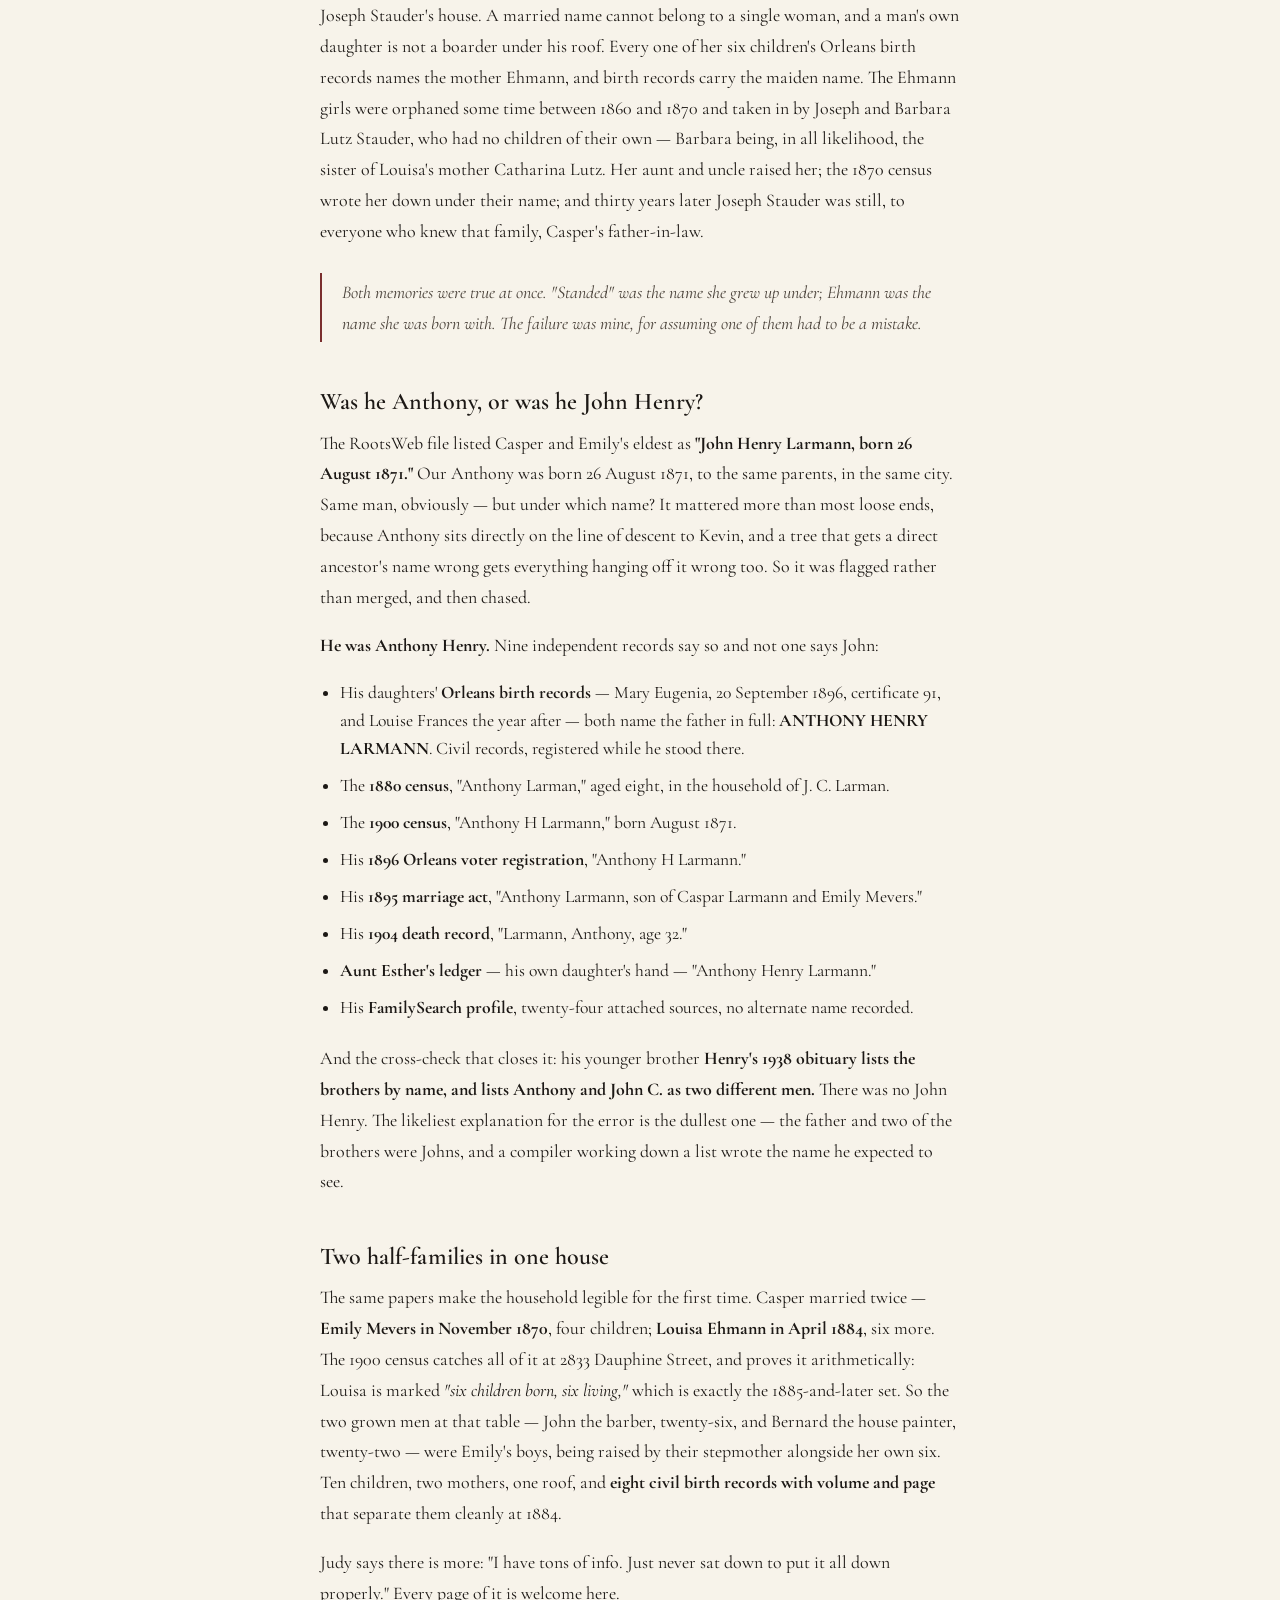
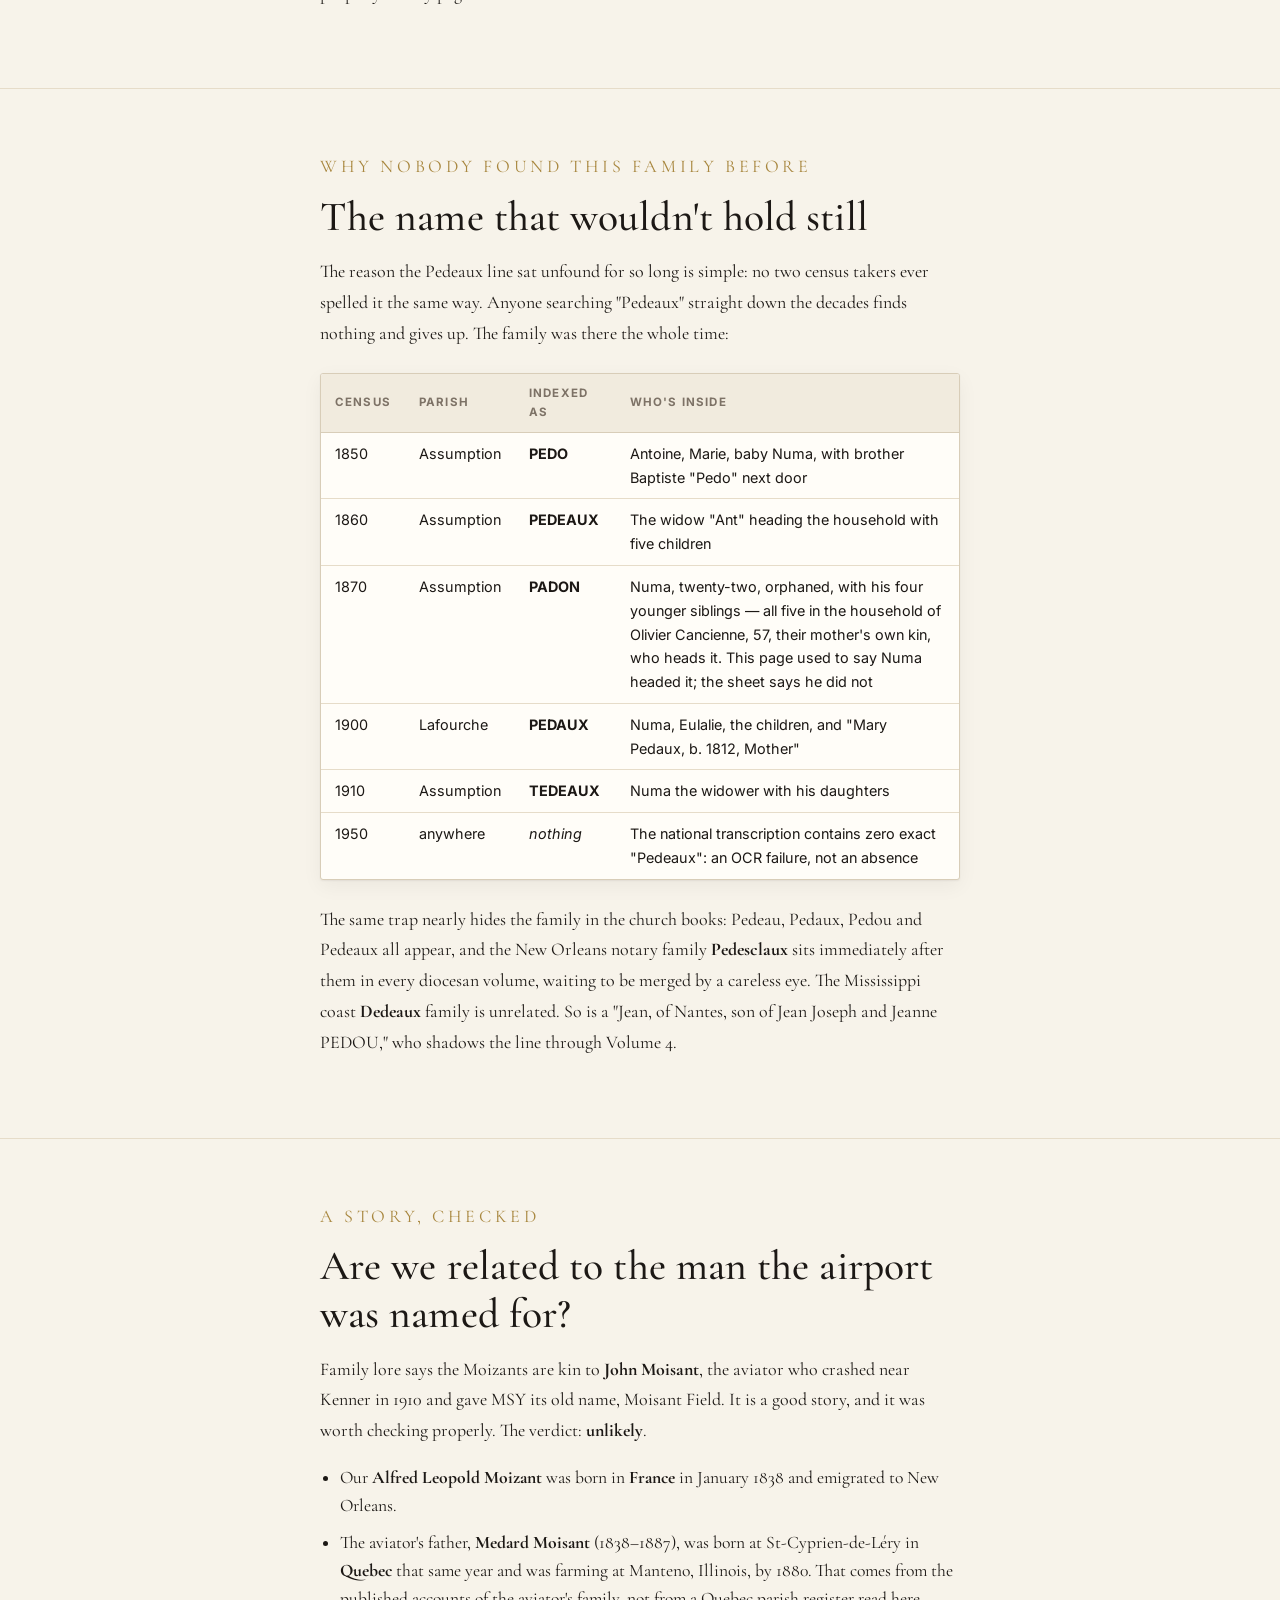
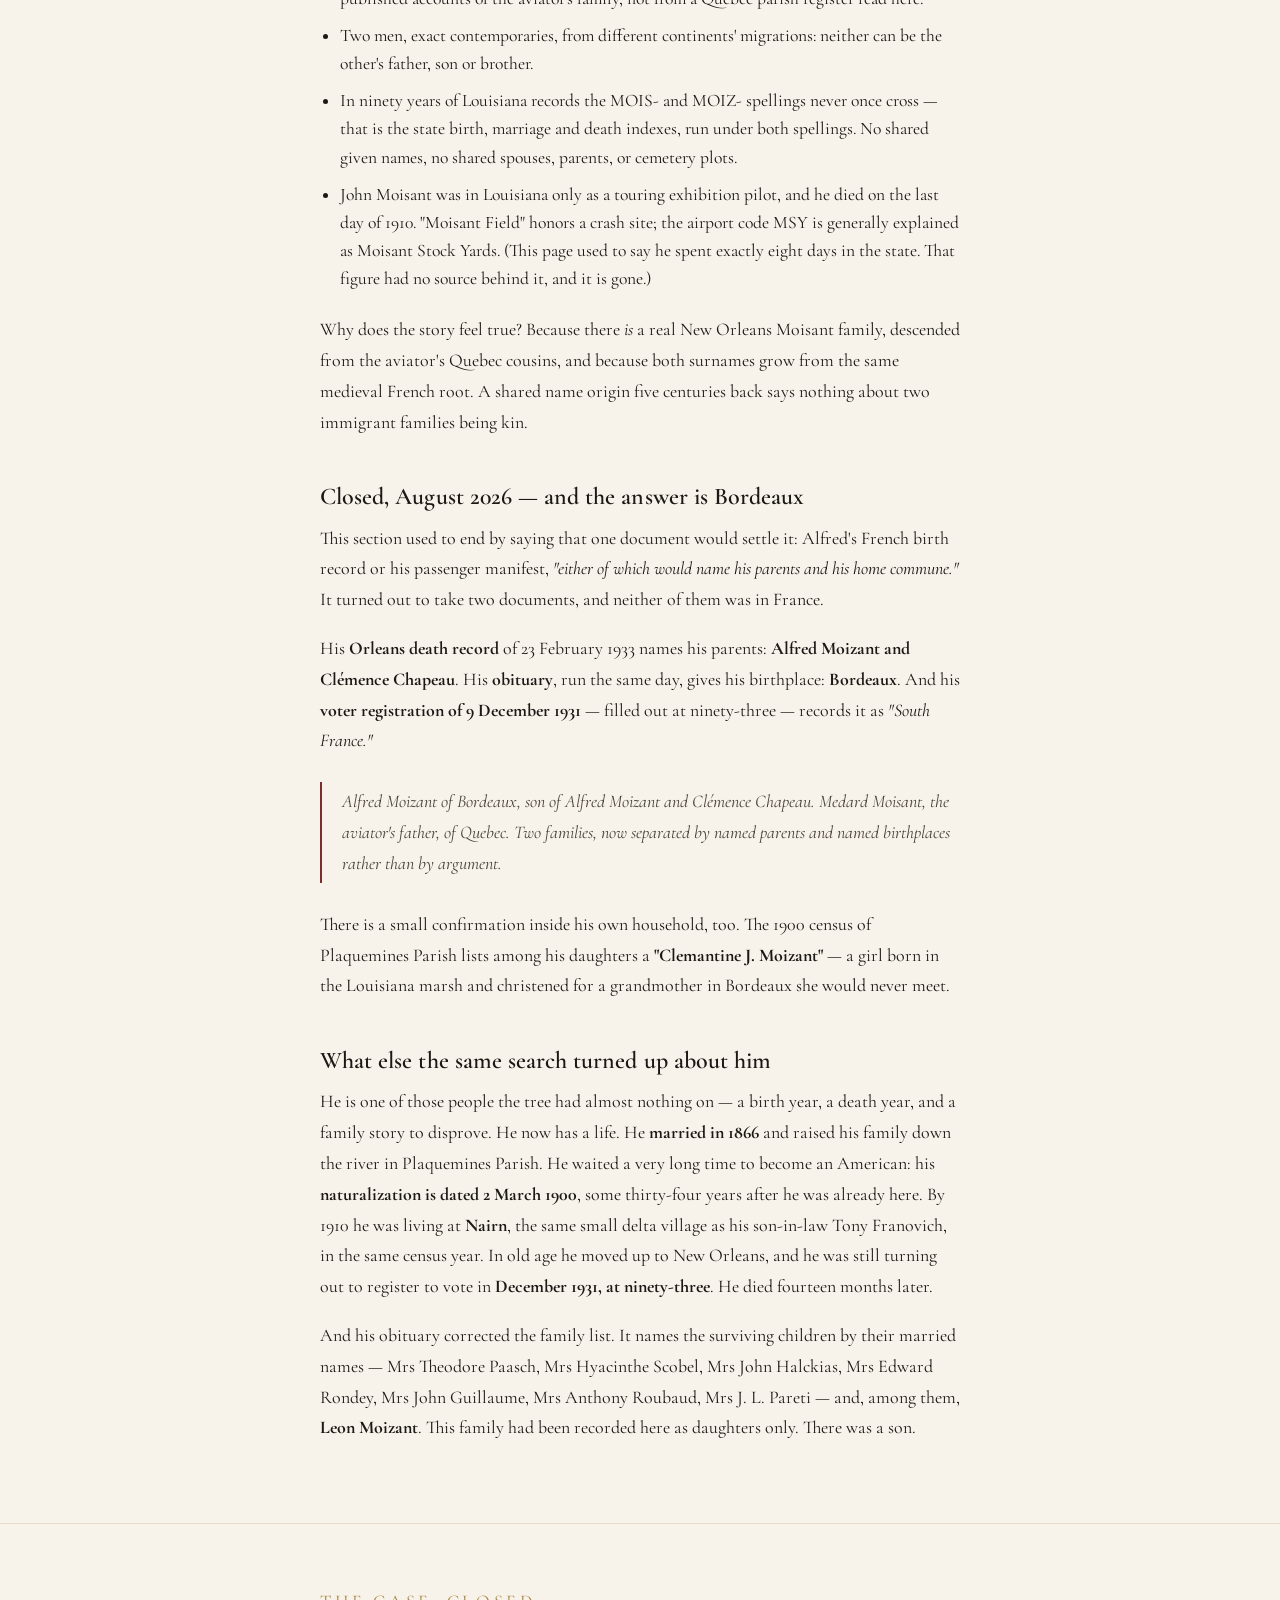
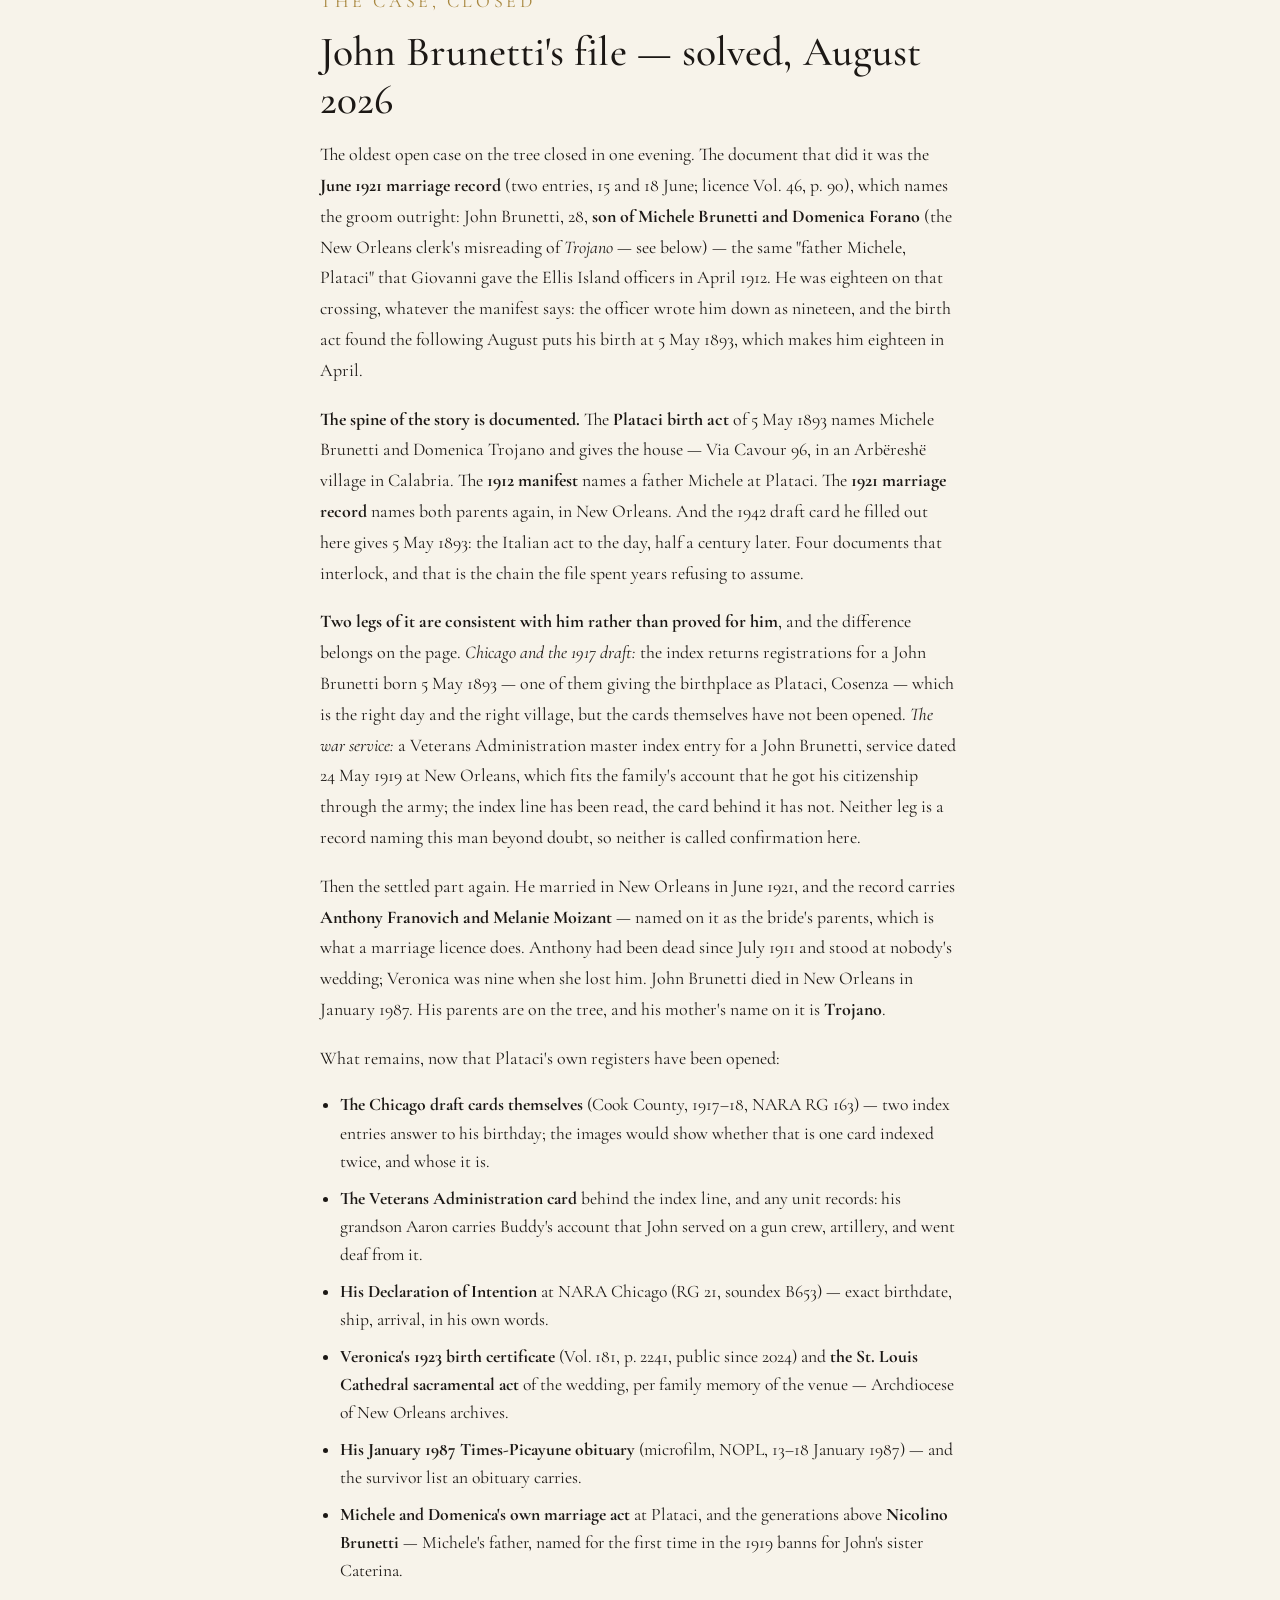
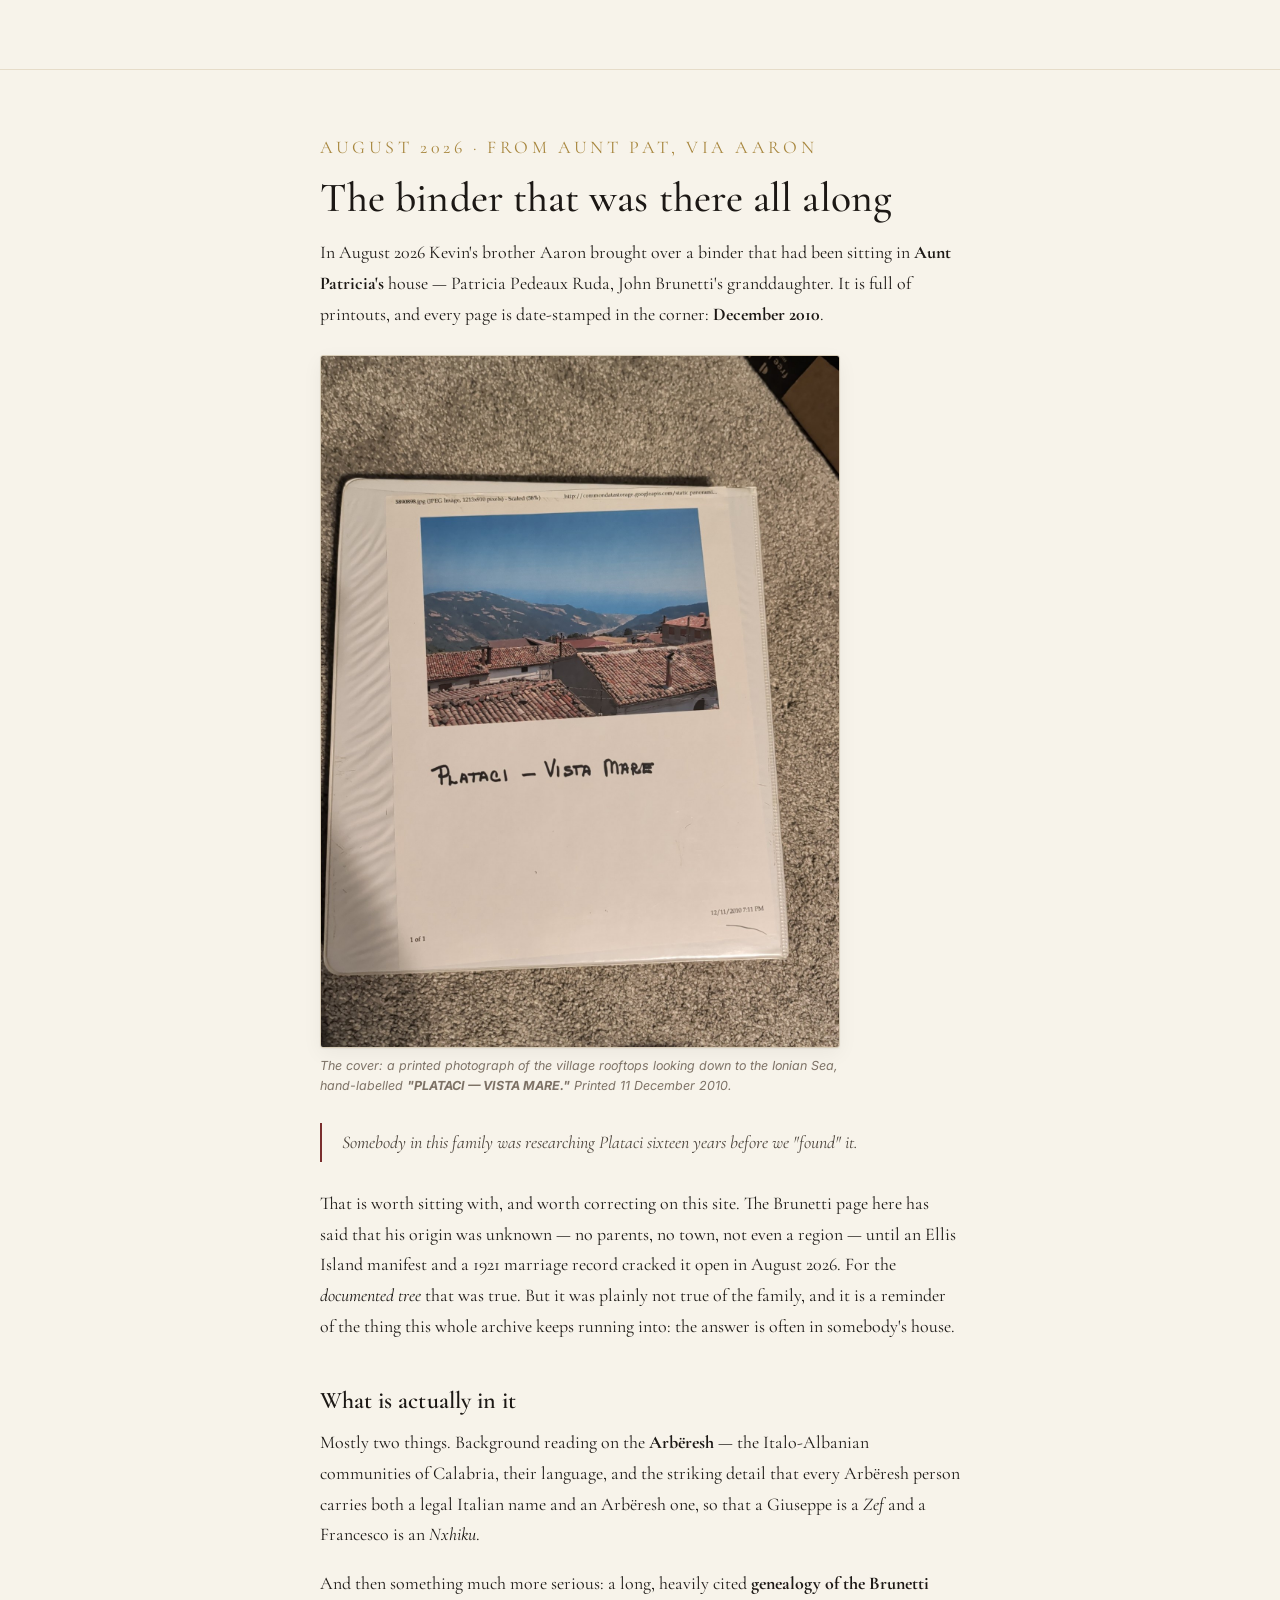
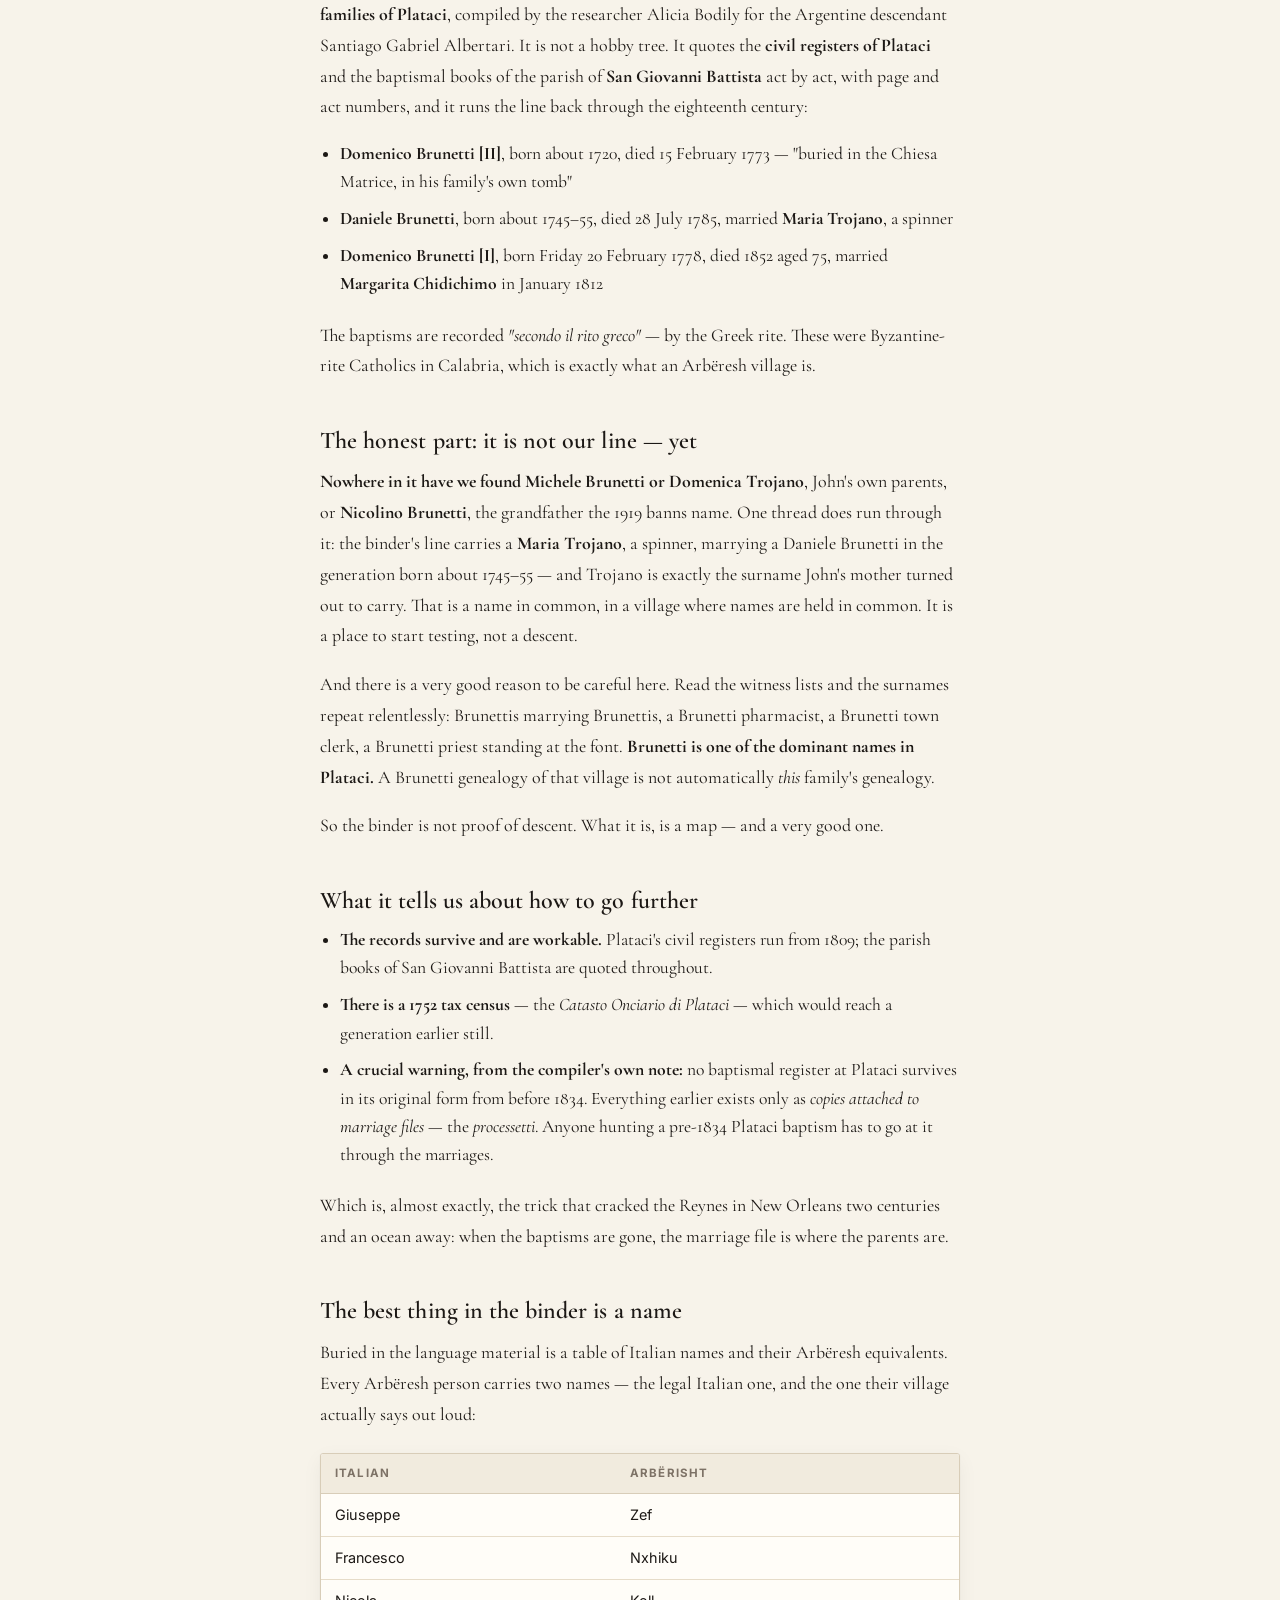
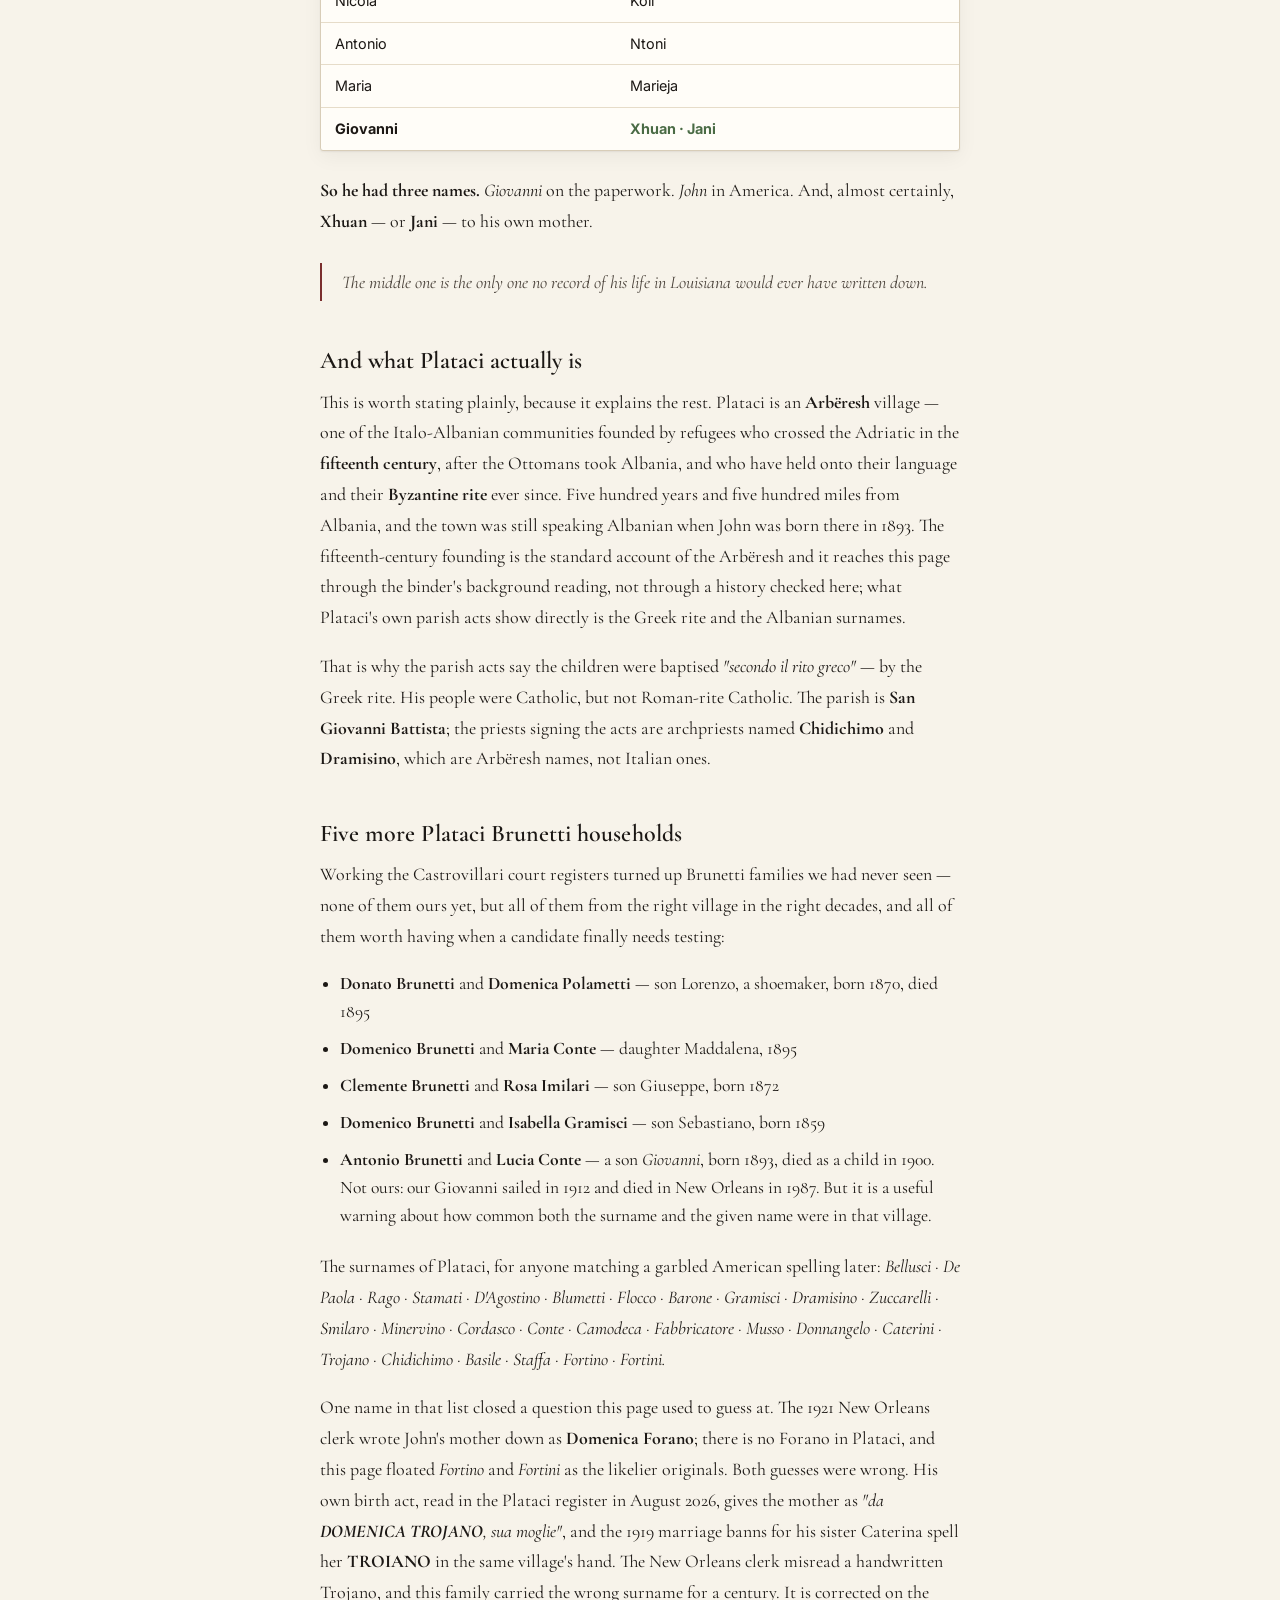
<file: research.html>
<!doctype html>
<html lang="en">
<head>
<meta charset="utf-8">
<meta name="viewport" content="width=device-width, initial-scale=1, viewport-fit=cover">
<title>Field Notes — Pedeaux Family Archive</title>
<meta name="description" content="The research behind the Pedeaux family tree: the investigations, the verdicts, the open questions, and how family members can help.">
<meta name="theme-color" content="#f7f3ea">

<meta property="og:type" content="website">
<meta property="og:title" content="Field Notes — Pedeaux Family Archive">
<meta property="og:description" content="The hunts behind the tree: Aunt Esther's ledger, the Moisant story, John Brunetti's file, and what's still open.">
<meta property="og:site_name" content="Pedeaux Family Archive">

<link rel="preconnect" href="https://fonts.googleapis.com">
<link rel="preconnect" href="https://fonts.gstatic.com" crossorigin>
<link href="https://fonts.googleapis.com/css2?family=Cormorant+Garamond:ital,wght@0,400;0,500;0,600;1,400&family=Inter:wght@400;500;600&display=swap" rel="stylesheet">
<link rel="stylesheet" href="assets/css/styles.css?v=20260814h">
</head>
<body>

<a class="skip-link" href="#judy">Skip to the notes</a>

<header class="masthead">
  <div class="wrap masthead__inner">
    <a class="masthead__mark" href="index.html">Pedeaux <span>Family Archive</span></a>
    <nav class="masthead__nav" aria-label="Sections">
      <a href="index.html#tree-section" class="always">Tree</a>
      <a href="#judy">Judy's papers</a>
      <a href="#moisant">Moisant</a>
      <a href="#brunetti">Brunetti</a>
      <a href="#robert-lemoine">Arlington</a>
      <a href="#emile-goubler">Pvt. Goubler</a>
      <a href="#valery">Valery, 1819</a>
      <a href="#german-towns">German towns</a>
      <a href="#reyne">1784</a>
      <a href="#plataci-binder">Plataci binder</a>
      <a href="#cousins">Cousins</a>
      <a href="map.html" class="always">Map</a>
      <a href="#help" class="always">How to help</a>
    </nav>
  </div>
</header>

<main id="top">

  <section class="hero">
    <div class="wrap">
      <p class="hero__eyebrow">The research behind the tree</p>
      <h1>Field <em>notes</em></h1>
      <p class="hero__lede">
        The tree shows what we know. This page shows how we know it: the family papers, the
        dead ends, the stories we checked, and the questions that are still open. If one name
        here rings a bell for you, that memory is research material. Tell Kevin.
      </p>
    </div>
  </section>

  <!-- ── Judy's packet ────────────────────────────────────────────── -->
  <section class="section" id="judy">
    <div class="wrap prose">
      <p class="section__label">August 2026</p>
      <h2>Aunt Esther's ledger, and the papers Judy kept</h2>

      <p>
        In August 2026, <strong>Judy Larmann Gifford</strong> sent over two sets of family papers:
        a photocopy of a handwritten ledger kept by her great-aunt <strong>Esther Marguerite
        Larmann</strong> (1904–1976), and several pages of tree notes in Judy's own hand. Esther
        never married; she was the youngest of her family and its record-keeper, and her two pages
        carry birth, marriage and death dates for three generations, down to the day of the week
        and the godparents at each christening.
      </p>

      <p class="pull">
        Eight of the thirteen dates in Esther's ledger match the Louisiana death and marriage
        indexes, several to the exact day. The five that miss are off by days, by a month or by a
        year — never by a person. As a source, she has earned her keep.
      </p>

      <p>
        The packet rebuilt the whole maternal side of this tree in one afternoon. Before it, the
        Larmann line stopped at Anthony H. Larmann, a name on a 1902 birth record. After it, and
        after a verification pass through the state indexes, the line runs back to
        <strong>John Casper Larmann</strong>, born in April 1846 in the Kingdom of Hanover, and the
        tomb his in-laws bought in the 1870s. (Esther's ledger gives his birthday as New Year's
        Day; his own baptismal act at Gesmold, read later, says the fifth of April. The register
        wins, but she had the year exactly right when nobody else had anything at all.) Five new
        couples joined the tree:
      </p>

      <ul>
        <li><strong>John Casper Larmann</strong> (1846–1921), of Hanover, Germany, and <strong>Emily Mevers</strong> (c.1845–1882), married New Orleans, November 1870.</li>
        <li><strong>Henry Moore</strong> (1847–1893) and <strong>Valentine Goubler</strong> (1847–1926), married New Orleans, May 1871.</li>
        <li><strong>Joseph Goubler</strong> (c.1818–1892) and <strong>Victoire Théoline Circlot</strong> (c.1821–1895), Valentine's parents, patriarch and matriarch of the family tomb.</li>
        <li><strong>Paul Alonzo Lemoine</strong> and <strong>Poppone Geneviève Roussel</strong>, with <strong>Valery Rousselle</strong> and <strong>Marie Eve Delatte</strong>: Creole names from the river parishes. <em>The packet placed these four as Johanna's parents and grandparents. They are in fact her grandparents and great-grandparents — a whole generation was missing, and a phone call with Jean Pedeaux found it. See <a href="#robert-lemoine">Robert Lemoine</a>.</em></li>
        <li><strong>Henry Bernard Wellmeyer</strong> and <strong>Caroline Lobmeyer</strong>, a fourth Wellmeyer generation, and <strong>Louis Edward Sander</strong> (1851–1914) and <strong>Catherine Ohr</strong>, married June 1872, Grandma Bertha's parents.</li>
      </ul>

      <p>
        The ledger also returned two people the family had lost entirely. <strong>Esther Mae
        Larmann</strong>, born 18 July 1925, was Charles and Johanna's first child and John
        Richard's elder sister; she died at two and a half in February 1928, and the state index
        confirms her to the day. The family carried her without a name: John was always
        remembered as having lost his only sister when they were small. This is her. And
        <strong>Louisa Francis Larmann</strong>, listed in every earlier version of the family as
        a daughter who simply had no children, turns out to have died at eight months old in May
        1898. The 1900 census confirms it, catching the household that June with only Mary and
        Bernadine at home.
      </p>

      <h3>The ledger against the index</h3>
      <p>
        Family memory and government paper, side by side. Where they disagree, the civil record is
        preferred and the difference is kept visible:
      </p>

      <div class="tablewrap">
        <table class="ftable">
          <thead>
            <tr><th>Person</th><th>Family papers say</th><th>State index says</th><th>Citation</th></tr>
          </thead>
          <tbody>
            <tr><td>Anthony Henry Larmann, death</td><td>Fri. Feb. 12, 1904, age 32</td><td class="ok">12 Feb 1904, age 32 ✓</td><td>Orleans deaths, Vol. 131 p. 1097</td></tr>
            <tr><td>Eugenie Moore Larmann, death</td><td>Feb. 23, 1921, age 46</td><td class="ok">23 Feb 1921, age 46 ✓</td><td>Vol. 181 p. 257</td></tr>
            <tr><td>Charles Emile Larmann, death</td><td>July 13, 1969</td><td class="ok">13 Jul 1969, age 67 ✓</td><td>p. 4760</td></tr>
            <tr><td>Esther Mae Larmann, death</td><td>Feb. 15, 1928, age 2</td><td class="ok">15 Feb 1928, age 2 ✓</td><td>Vol. 195 p. 1884</td></tr>
            <tr><td>Henry Moore, death</td><td>Dec. 9, 189─ (digit clipped)</td><td class="ok">9 Dec 1893, age 46 ✓</td><td>Vol. 105 p. 417</td></tr>
            <tr><td>Valentine Goubler Moore, death</td><td>Feb. 14, 1926</td><td class="ok">14 Feb 1926 ✓</td><td>Vol. 192 p. 169, under her maiden name</td></tr>
            <tr><td>Louis Edward Sander, death</td><td>11/12/1914</td><td class="ok">12 Nov 1914, age 63 ✓</td><td>Vol. 161 p. 1051</td></tr>
            <tr><td>Casper × Emily, marriage</td><td>"Jan 1st 187─" (smudged)</td><td class="fix">Nov 1870</td><td>Orleans marriages, Vol. 1 p. 662</td></tr>
            <tr><td>Emily Mevers Larmann, death</td><td>Feb. 13, 1882</td><td class="fix">11 Feb 1882, age 37</td><td>Vol. 80 p. 272</td></tr>
            <tr><td>Anthony Leo Larmann, death</td><td>March 4, 1968</td><td class="fix">4 Mar 1969, age 68</td><td>p. 1652</td></tr>
            <tr><td>Anthony Leo Larmann, birth</td><td>Thurs. Oct. 9, 1900</td><td class="fix">9 Aug 1900 — and Aug 9 was the Thursday, so Esther's weekday sides with the register</td><td>Births, Vol. 118 p. 595</td></tr>
            <tr><td>John Edward Wellmeyer, death</td><td>12/15/1920</td><td class="fix">15 Dec 1922, age 69</td><td>Vol. 186 p. 121</td></tr>
            <tr><td>Casper's second wife</td><td>"Louise Standed"</td><td class="ok">Both right — born Louisa Margaret <em>Ehmann</em>, raised by the <em>Stauders</em>; m. Apr 1884 ✓</td><td>Vol. 10 p. 589; her death 1931, Vol. 202 p. 2195; censuses 1870, 1880, 1900</td></tr>
          </tbody>
        </table>
      </div>

      <h3>The hard part of the story</h3>
      <p>
        The papers also explain things the index alone never could. Anthony Larmann died at
        thirty-two, six weeks after Esther was born, and Eugenie raised the five surviving children
        alone. Six had been born; Louisa Francis had been dead six years by then.
        Judy's notes record, without a name, that Johanna's brother <em>died in the orphanage</em>.
        And the Wellmeyer page keeps the family's own arithmetic for a boy named Aloysius Roch,
        drowned in 1901: eleven years, one month, fourteen days. That is a number a mother counts.
      </p>

      <p>
        <strong>Two things this section used to say, which were wrong.</strong> It read that
        Johanna's mother was "very probably the Genevieve Rousselle who died in Orleans in August
        1915, when Johanna was eight." Both halves failed. Genevieve — Poupone — was her
        <em>grandmother</em>, not her mother; and Poupone did not die in 1915 at all, but on
        21 February 1938 at Lucy, aged seventy-four. Johanna's mother was <strong>Agnes Margaret
        Hanley</strong>, who did not die young but left. The mistake is instructive: a woman who
        raises a child gets called her mother by everyone including the child, and eighty years
        later that is what the written tree inherits.
      </p>

      <h3>"Louise Standed" — and the correction I had to make twice</h3>

      <p>
        Judy's papers called Casper's second wife <strong>"Louise Standed."</strong> The marriage
        act called her <strong>Louisa Margaret Ehmann.</strong> Two names for one woman, and it
        took three tries to get right, so all three are worth showing.
      </p>

      <p>
        <strong>First reading:</strong> the family had simply misremembered, and the act's other
        two names, John D. Ehmann and Katharina Lutz, were her parents.
        <strong>Second reading:</strong> the 1900 census turned up
        <em>"Joseph Stauder, father-in-law"</em> living in the house — so she must have been born a
        Stauder after all, the family was right, and "Ehmann" must be a first husband's name. That
        second reading was published here for a day. It was wrong, and worse, it made me demote a
        correct fact I already had.
      </p>

      <p>
        <strong>What is actually true:</strong> she was <strong>born an Ehmann and raised a
        Stauder.</strong> The 1880 census settles it — at twenty-two she is already <em>Ehmann</em>,
        recorded <em>single</em>, and listed as a <em>boarder</em> in Joseph Stauder's house. A
        married name cannot belong to a single woman, and a man's own daughter is not a boarder
        under his roof. Every one of her six children's Orleans birth records names the mother
        Ehmann, and birth records carry the maiden name. The Ehmann girls were orphaned some time
        between 1860 and 1870 and taken in by Joseph and Barbara Lutz Stauder, who had no children
        of their own — Barbara being, in all likelihood, the sister of Louisa's mother Catharina
        Lutz. Her aunt and uncle raised her; the 1870 census wrote her down under their name; and
        thirty years later Joseph Stauder was still, to everyone who knew that family, Casper's
        father-in-law.
      </p>

      <p class="pull">
        Both memories were true at once. "Standed" was the name she grew up under; Ehmann was the
        name she was born with. The failure was mine, for assuming one of them had to be a mistake.
      </p>

      <h3>Was he Anthony, or was he John Henry?</h3>

      <p>
        The RootsWeb file listed Casper and Emily's eldest as <strong>"John Henry Larmann, born
        26 August 1871."</strong> Our Anthony was born 26 August 1871, to the same parents, in the
        same city. Same man, obviously — but under which name? It mattered more than most loose
        ends, because Anthony sits directly on the line of descent to Kevin, and a tree that gets
        a direct ancestor's name wrong gets everything hanging off it wrong too. So it was flagged
        rather than merged, and then chased.
      </p>

      <p>
        <strong>He was Anthony Henry.</strong> Nine independent records say so and not one says
        John:
      </p>

      <ul>
        <li>His daughters' <strong>Orleans birth records</strong> — Mary Eugenia, 20 September 1896, certificate 91, and Louise Frances the year after — both name the father in full: <strong>ANTHONY HENRY LARMANN</strong>. Civil records, registered while he stood there.</li>
        <li>The <strong>1880 census</strong>, "Anthony Larman," aged eight, in the household of J. C. Larman.</li>
        <li>The <strong>1900 census</strong>, "Anthony H Larmann," born August 1871.</li>
        <li>His <strong>1896 Orleans voter registration</strong>, "Anthony H Larmann."</li>
        <li>His <strong>1895 marriage act</strong>, "Anthony Larmann, son of Caspar Larmann and Emily Mevers."</li>
        <li>His <strong>1904 death record</strong>, "Larmann, Anthony, age 32."</li>
        <li><strong>Aunt Esther's ledger</strong> — his own daughter's hand — "Anthony Henry Larmann."</li>
        <li>His <strong>FamilySearch profile</strong>, twenty-four attached sources, no alternate name recorded.</li>
      </ul>

      <p>
        And the cross-check that closes it: his younger brother <strong>Henry's 1938 obituary
        lists the brothers by name, and lists Anthony and John C. as two different men.</strong>
        There was no John Henry. The likeliest explanation for the error is the dullest one — the
        father and two of the brothers were Johns, and a compiler working down a list wrote the
        name he expected to see.
      </p>

      <h3>Two half-families in one house</h3>

      <p>
        The same papers make the household legible for the first time. Casper married twice —
        <strong>Emily Mevers in November 1870</strong>, four children; <strong>Louisa Ehmann in
        April 1884</strong>, six more. The 1900 census catches all of it at 2833 Dauphine Street,
        and proves it arithmetically: Louisa is marked <em>"six children born, six living,"</em>
        which is exactly the 1885-and-later set. So the two grown men at that table — John the
        barber, twenty-six, and Bernard the house painter, twenty-two — were Emily's boys, being
        raised by their stepmother alongside her own six. Ten children, two mothers, one roof, and
        <strong>eight civil birth records with volume and page</strong> that separate them cleanly
        at 1884.
      </p>

      <p>
        Judy says there is more: "I have tons of info. Just never sat down to put it all down
        properly." Every page of it is welcome here.
      </p>
    </div>
  </section>

  <!-- ── Census mangles ───────────────────────────────────────────── -->
  <section class="section" id="census">
    <div class="wrap prose">
      <p class="section__label">Why nobody found this family before</p>
      <h2>The name that wouldn't hold still</h2>

      <p>
        The reason the Pedeaux line sat unfound for so long is simple: no two census takers ever
        spelled it the same way. Anyone searching "Pedeaux" straight down the decades finds
        nothing and gives up. The family was there the whole time:
      </p>

      <div class="tablewrap">
        <table class="ftable">
          <thead>
            <tr><th>Census</th><th>Parish</th><th>Indexed as</th><th>Who's inside</th></tr>
          </thead>
          <tbody>
            <tr><td>1850</td><td>Assumption</td><td><strong>PEDO</strong></td><td>Antoine, Marie, baby Numa, with brother Baptiste "Pedo" next door</td></tr>
            <tr><td>1860</td><td>Assumption</td><td><strong>PEDEAUX</strong></td><td>The widow "Ant" heading the household with five children</td></tr>
            <tr><td>1870</td><td>Assumption</td><td><strong>PADON</strong></td><td>Numa, twenty-two, orphaned, with his four younger siblings — all five in the household of Olivier Cancienne, 57, their mother's own kin, who heads it. This page used to say Numa headed it; the sheet says he did not</td></tr>
            <tr><td>1900</td><td>Lafourche</td><td><strong>PEDAUX</strong></td><td>Numa, Eulalie, the children, and "Mary Pedaux, b. 1812, Mother"</td></tr>
            <tr><td>1910</td><td>Assumption</td><td><strong>TEDEAUX</strong></td><td>Numa the widower with his daughters</td></tr>
            <tr><td>1950</td><td>anywhere</td><td><em>nothing</em></td><td>The national transcription contains zero exact "Pedeaux": an OCR failure, not an absence</td></tr>
          </tbody>
        </table>
      </div>

      <p>
        The same trap nearly hides the family in the church books: Pedeau, Pedaux, Pedou and Pedeaux
        all appear, and the New Orleans notary family <strong>Pedesclaux</strong> sits immediately
        after them in every diocesan volume, waiting to be merged by a careless eye. The Mississippi
        coast <strong>Dedeaux</strong> family is unrelated. So is a "Jean, of Nantes, son of Jean
        Joseph and Jeanne PEDOU," who shadows the line through Volume 4.
      </p>
    </div>
  </section>

  <!-- ── Moisant ──────────────────────────────────────────────────── -->
  <section class="section" id="moisant">
    <div class="wrap prose">
      <p class="section__label">A story, checked</p>
      <h2>Are we related to the man the airport was named for?</h2>

      <p>
        Family lore says the Moizants are kin to <strong>John Moisant</strong>, the aviator who
        crashed near Kenner in 1910 and gave MSY its old name, Moisant Field. It is a good story,
        and it was worth checking properly. The verdict: <strong>unlikely</strong>.
      </p>

      <ul>
        <li>Our <strong>Alfred Leopold Moizant</strong> was born in <strong>France</strong> in January 1838 and emigrated to New Orleans.</li>
        <li>The aviator's father, <strong>Medard Moisant</strong> (1838–1887), was born at St-Cyprien-de-Léry in <strong>Quebec</strong> that same year and was farming at Manteno, Illinois, by 1880. That comes from the published accounts of the aviator's family, not from a Quebec parish register read here.</li>
        <li>Two men, exact contemporaries, from different continents' migrations: neither can be the other's father, son or brother.</li>
        <li>In ninety years of Louisiana records the MOIS- and MOIZ- spellings never once cross — that is the state birth, marriage and death indexes, run under both spellings. No shared given names, no shared spouses, parents, or cemetery plots.</li>
        <li>John Moisant was in Louisiana only as a touring exhibition pilot, and he died on the last day of 1910. "Moisant Field" honors a crash site; the airport code MSY is generally explained as Moisant Stock Yards. (This page used to say he spent exactly eight days in the state. That figure had no source behind it, and it is gone.)</li>
      </ul>

      <p>
        Why does the story feel true? Because there <em>is</em> a real New Orleans Moisant family,
        descended from the aviator's Quebec cousins, and because both surnames grow from the same
        medieval French root. A shared name origin five centuries back says nothing about two
        immigrant families being kin.
      </p>

      <h3>Closed, August 2026 — and the answer is Bordeaux</h3>

      <p>
        This section used to end by saying that one document would settle it: Alfred's French birth
        record or his passenger manifest, <em>"either of which would name his parents and his home
        commune."</em> It turned out to take two documents, and neither of them was in France.
      </p>

      <p>
        His <strong>Orleans death record</strong> of 23 February 1933 names his parents:
        <strong>Alfred Moizant and Clémence Chapeau</strong>. His <strong>obituary</strong>, run
        the same day, gives his birthplace: <strong>Bordeaux</strong>. And his
        <strong>voter registration of 9 December 1931</strong> — filled out at ninety-three —
        records it as <em>"South France."</em>
      </p>

      <p class="pull">
        Alfred Moizant of Bordeaux, son of Alfred Moizant and Clémence Chapeau. Medard Moisant,
        the aviator's father, of Quebec. Two families, now separated by named parents and named
        birthplaces rather than by argument.
      </p>

      <p>
        There is a small confirmation inside his own household, too. The 1900 census of Plaquemines
        Parish lists among his daughters a <strong>"Clemantine J. Moizant"</strong> — a girl born
        in the Louisiana marsh and christened for a grandmother in Bordeaux she would never meet.
      </p>

      <h3>What else the same search turned up about him</h3>

      <p>
        He is one of those people the tree had almost nothing on — a birth year, a death year, and
        a family story to disprove. He now has a life. He <strong>married in 1866</strong> and
        raised his family down the river in Plaquemines Parish. He waited a very long time to
        become an American: his <strong>naturalization is dated 2 March 1900</strong>, some
        thirty-four years after he was already here. By 1910 he was living at
        <strong>Nairn</strong>, the same small delta village as his son-in-law Tony Franovich, in
        the same census year. In old age he moved up to New Orleans, and he was still turning out
        to register to vote in <strong>December 1931, at ninety-three</strong>. He died fourteen
        months later.
      </p>

      <p>
        And his obituary corrected the family list. It names the surviving children by their
        married names — Mrs Theodore Paasch, Mrs Hyacinthe Scobel, Mrs John Halckias, Mrs Edward
        Rondey, Mrs John Guillaume, Mrs Anthony Roubaud, Mrs J. L. Pareti — and, among them,
        <strong>Leon Moizant</strong>. This family had been recorded here as daughters only. There
        was a son.
      </p>
    </div>
  </section>

  <!-- ── Brunetti ─────────────────────────────────────────────────── -->
  <section class="section" id="brunetti">
    <div class="wrap prose">
      <p class="section__label">The case, closed</p>
      <h2>John Brunetti's file — solved, August 2026</h2>

      <p>
        The oldest open case on the tree closed in one evening. The document that did it was the
        <strong>June 1921 marriage record</strong> (two entries, 15 and 18 June; licence Vol. 46,
        p. 90), which names the groom outright: John Brunetti, 28, <strong>son of Michele Brunetti
        and Domenica Forano</strong> (the New Orleans clerk's misreading of <em>Trojano</em> — see
        below) — the same "father Michele, Plataci" that Giovanni gave the
        Ellis Island officers in April 1912. He was eighteen on that crossing, whatever the
        manifest says: the officer wrote him down as nineteen, and the birth act found the
        following August puts his birth at 5 May 1893, which makes him eighteen in April.
      </p>

      <p>
        <strong>The spine of the story is documented.</strong> The <strong>Plataci birth act</strong>
        of 5 May 1893 names Michele Brunetti and Domenica Trojano and gives the house — Via Cavour
        96, in an Arbëreshë village in Calabria. The <strong>1912 manifest</strong> names a father
        Michele at Plataci. The <strong>1921 marriage record</strong> names both parents again, in
        New Orleans. And the 1942 draft card he filled out here gives 5 May 1893: the Italian act
        to the day, half a century later. Four documents that interlock, and that is the chain the
        file spent years refusing to assume.
      </p>

      <p>
        <strong>Two legs of it are consistent with him rather than proved for him</strong>, and the
        difference belongs on the page. <em>Chicago and the 1917 draft:</em> the index returns
        registrations for a John Brunetti born 5 May 1893 — one of them giving the birthplace as
        Plataci, Cosenza — which is the right day and the right village, but the cards themselves
        have not been opened. <em>The war service:</em> a Veterans Administration master index
        entry for a John Brunetti, service dated 24 May 1919 at New Orleans, which fits the
        family's account that he got his citizenship through the army; the index line has been
        read, the card behind it has not. Neither leg is a record naming this man beyond doubt, so
        neither is called confirmation here.
      </p>

      <p>
        Then the settled part again. He married in New Orleans in June 1921, and the record carries
        <strong>Anthony Franovich and Melanie Moizant</strong> — named on it as the bride's parents,
        which is what a marriage licence does. Anthony had been dead since July 1911 and stood at
        nobody's wedding; Veronica was nine when she lost him. John Brunetti died in New Orleans in
        January 1987. His parents are on the tree, and his mother's name on it is
        <strong>Trojano</strong>.
      </p>

      <p>What remains, now that Plataci's own registers have been opened:</p>

      <ul>
        <li><strong>The Chicago draft cards themselves</strong> (Cook County, 1917–18, NARA RG 163) — two index entries answer to his birthday; the images would show whether that is one card indexed twice, and whose it is.</li>
        <li><strong>The Veterans Administration card</strong> behind the index line, and any unit records: his grandson Aaron carries Buddy's account that John served on a gun crew, artillery, and went deaf from it.</li>
        <li><strong>His Declaration of Intention</strong> at NARA Chicago (RG 21, soundex B653) — exact birthdate, ship, arrival, in his own words.</li>
        <li><strong>Veronica's 1923 birth certificate</strong> (Vol. 181, p. 2241, public since 2024) and <strong>the St. Louis Cathedral sacramental act</strong> of the wedding, per family memory of the venue — Archdiocese of New Orleans archives.</li>
        <li><strong>His January 1987 Times-Picayune obituary</strong> (microfilm, NOPL, 13–18 January 1987) — and the survivor list an obituary carries.</li>
        <li><strong>Michele and Domenica's own marriage act</strong> at Plataci, and the generations above <strong>Nicolino Brunetti</strong> — Michele's father, named for the first time in the 1919 banns for John's sister Caterina.</li>
      </ul>
    </div>
  </section>

  <!-- ── Aunt Pat's binder ────────────────────────────────────────── -->
  <section class="section" id="plataci-binder">
    <div class="wrap prose">
      <p class="section__label">August 2026 · from Aunt Pat, via Aaron</p>
      <h2>The binder that was there all along</h2>

      <p>
        In August 2026 Kevin's brother Aaron brought over a binder that had been sitting in
        <strong>Aunt Patricia's</strong> house — Patricia Pedeaux Ruda, John Brunetti's
        granddaughter. It is full of printouts, and every page is date-stamped in the corner:
        <strong>December 2010</strong>.
      </p>

      <figure class="fig">
        <img src="assets/img/plataci-binder-cover.jpg" alt="A white three-ring binder on a carpet, its cover sleeve holding a printed photograph of red tile rooftops with mountains and the sea beyond, hand-labelled PLATACI - VISTA MARE" loading="lazy">
        <figcaption>
          The cover: a printed photograph of the village rooftops looking down to the Ionian Sea,
          hand-labelled <strong>"PLATACI — VISTA MARE."</strong> Printed 11 December 2010.
        </figcaption>
      </figure>

      <p class="pull">
        Somebody in this family was researching Plataci sixteen years before we "found" it.
      </p>

      <p>
        That is worth sitting with, and worth correcting on this site. The Brunetti page here has
        said that his origin was unknown — no parents, no town, not even a region — until an Ellis
        Island manifest and a 1921 marriage record cracked it open in August 2026. For the
        <em>documented tree</em> that was true. But it was plainly not true of the family, and it
        is a reminder of the thing this whole archive keeps running into: the answer is often in
        somebody's house.
      </p>

      <h3>What is actually in it</h3>

      <p>
        Mostly two things. Background reading on the <strong>Arbëresh</strong> — the Italo-Albanian
        communities of Calabria, their language, and the striking detail that every Arbëresh person
        carries both a legal Italian name and an Arbëresh one, so that a Giuseppe is a
        <em>Zef</em> and a Francesco is an <em>Nxhiku</em>.
      </p>

      <p>
        And then something much more serious: a long, heavily cited <strong>genealogy of the
        Brunetti families of Plataci</strong>, compiled by the researcher Alicia Bodily for the
        Argentine descendant Santiago Gabriel Albertari. It is not a hobby tree. It quotes the
        <strong>civil registers of Plataci</strong> and the baptismal books of the parish of
        <strong>San Giovanni Battista</strong> act by act, with page and act numbers, and it runs
        the line back through the eighteenth century:
      </p>

      <ul>
        <li><strong>Domenico Brunetti [II]</strong>, born about 1720, died 15 February 1773 — "buried in the Chiesa Matrice, in his family's own tomb"</li>
        <li><strong>Daniele Brunetti</strong>, born about 1745–55, died 28 July 1785, married <strong>Maria Trojano</strong>, a spinner</li>
        <li><strong>Domenico Brunetti [I]</strong>, born Friday 20 February 1778, died 1852 aged 75, married <strong>Margarita Chidichimo</strong> in January 1812</li>
      </ul>

      <p>
        The baptisms are recorded <em>"secondo il rito greco"</em> — by the Greek rite. These were
        Byzantine-rite Catholics in Calabria, which is exactly what an Arbëresh village is.
      </p>

      <h3>The honest part: it is not our line — yet</h3>

      <p>
        <strong>Nowhere in it have we found Michele Brunetti or Domenica Trojano</strong>, John's
        own parents, or <strong>Nicolino Brunetti</strong>, the grandfather the 1919 banns name.
        One thread does run through it: the binder's line carries a <strong>Maria Trojano</strong>,
        a spinner, marrying a Daniele Brunetti in the generation born about 1745–55 — and Trojano
        is exactly the surname John's mother turned out to carry. That is a name in common, in a
        village where names are held in common. It is a place to start testing, not a descent.
      </p>

      <p>
        And there is a very good reason to be careful here. Read the witness lists and the surnames
        repeat relentlessly:
        Brunettis marrying Brunettis, a Brunetti pharmacist, a Brunetti town clerk, a Brunetti
        priest standing at the font. <strong>Brunetti is one of the dominant names in Plataci.</strong>
        A Brunetti genealogy of that village is not automatically <em>this</em> family's genealogy.
      </p>

      <p>
        So the binder is not proof of descent. What it is, is a map — and a very good one.
      </p>

      <h3>What it tells us about how to go further</h3>

      <ul>
        <li><strong>The records survive and are workable.</strong> Plataci's civil registers run from 1809; the parish books of San Giovanni Battista are quoted throughout.</li>
        <li><strong>There is a 1752 tax census</strong> — the <em>Catasto Onciario di Plataci</em> — which would reach a generation earlier still.</li>
        <li><strong>A crucial warning, from the compiler's own note:</strong> no baptismal register at Plataci survives in its original form from before 1834. Everything earlier exists only as <em>copies attached to marriage files</em> — the <em>processetti</em>. Anyone hunting a pre-1834 Plataci baptism has to go at it through the marriages.</li>
      </ul>

      <p>
        Which is, almost exactly, the trick that cracked the Reynes in New Orleans two centuries
        and an ocean away: when the baptisms are gone, the marriage file is where the parents are.
      </p>

      <h3>The best thing in the binder is a name</h3>

      <p>
        Buried in the language material is a table of Italian names and their Arbëresh equivalents.
        Every Arbëresh person carries two names — the legal Italian one, and the one their village
        actually says out loud:
      </p>

      <div class="tablewrap">
        <table class="ftable">
          <thead><tr><th>Italian</th><th>Arbërisht</th></tr></thead>
          <tbody>
            <tr><td>Giuseppe</td><td>Zef</td></tr>
            <tr><td>Francesco</td><td>Nxhiku</td></tr>
            <tr><td>Nicola</td><td>Koll</td></tr>
            <tr><td>Antonio</td><td>Ntoni</td></tr>
            <tr><td>Maria</td><td>Marieja</td></tr>
            <tr><td><strong>Giovanni</strong></td><td class="ok"><strong>Xhuan · Jani</strong></td></tr>
          </tbody>
        </table>
      </div>

      <p>
        <strong>So he had three names.</strong> <em>Giovanni</em> on the paperwork. <em>John</em>
        in America. And, almost certainly, <strong>Xhuan</strong> — or <strong>Jani</strong> — to
        his own mother.
      </p>

      <p class="pull">
        The middle one is the only one no record of his life in Louisiana would ever have written
        down.
      </p>

      <h3>And what Plataci actually is</h3>

      <p>
        This is worth stating plainly, because it explains the rest. Plataci is an
        <strong>Arbëresh</strong> village — one of the Italo-Albanian communities founded by
        refugees who crossed the Adriatic in the <strong>fifteenth century</strong>, after the
        Ottomans took Albania, and who have held onto their language and their <strong>Byzantine
        rite</strong> ever since. Five hundred years and five hundred miles from Albania, and the
        town was still speaking Albanian when John was born there in 1893. The fifteenth-century
        founding is the standard account of the Arbëresh and it reaches this page through the
        binder's background reading, not through a history checked here; what Plataci's own parish
        acts show directly is the Greek rite and the Albanian surnames.
      </p>

      <p>
        That is why the parish acts say the children were baptised <em>"secondo il rito greco"</em>
        — by the Greek rite. His people were Catholic, but not Roman-rite Catholic. The parish is
        <strong>San Giovanni Battista</strong>; the priests signing the acts are archpriests named
        <strong>Chidichimo</strong> and <strong>Dramisino</strong>, which are Arbëresh names, not
        Italian ones.
      </p>

      <h3>Five more Plataci Brunetti households</h3>

      <p>
        Working the Castrovillari court registers turned up Brunetti families we had never seen —
        none of them ours yet, but all of them from the right village in the right decades, and all
        of them worth having when a candidate finally needs testing:
      </p>

      <ul>
        <li><strong>Donato Brunetti</strong> and <strong>Domenica Polametti</strong> — son Lorenzo, a shoemaker, born 1870, died 1895</li>
        <li><strong>Domenico Brunetti</strong> and <strong>Maria Conte</strong> — daughter Maddalena, 1895</li>
        <li><strong>Clemente Brunetti</strong> and <strong>Rosa Imilari</strong> — son Giuseppe, born 1872</li>
        <li><strong>Domenico Brunetti</strong> and <strong>Isabella Gramisci</strong> — son Sebastiano, born 1859</li>
        <li><strong>Antonio Brunetti</strong> and <strong>Lucia Conte</strong> — a son <em>Giovanni</em>, born 1893, died as a child in 1900. Not ours: our Giovanni sailed in 1912 and died in New Orleans in 1987. But it is a useful warning about how common both the surname and the given name were in that village.</li>
      </ul>

      <p>
        The surnames of Plataci, for anyone matching a garbled American spelling later:
        <em>Bellusci · De Paola · Rago · Stamati · D'Agostino · Blumetti · Flocco · Barone ·
        Gramisci · Dramisino · Zuccarelli · Smilaro · Minervino · Cordasco · Conte · Camodeca ·
        Fabbricatore · Musso · Donnangelo · Caterini · Trojano · Chidichimo · Basile · Staffa ·
        Fortino · Fortini.</em>
      </p>

      <p>
        One name in that list closed a question this page used to guess at. The 1921 New Orleans
        clerk wrote John's mother down as <strong>Domenica Forano</strong>; there is no Forano in
        Plataci, and this page floated <em>Fortino</em> and <em>Fortini</em> as the likelier
        originals. Both guesses were wrong. His own birth act, read in the Plataci register in
        August 2026, gives the mother as <em>"da <strong>DOMENICA TROJANO</strong>, sua
        moglie"</em>, and the 1919 marriage banns for his sister Caterina spell her
        <strong>TROIANO</strong> in the same village's hand. The New Orleans clerk misread a
        handwritten Trojano, and this family carried the wrong surname for a century. It is
        corrected on the tree, and the guess is retired here.
      </p>
    </div>
  </section>

  <!-- ── Two tombs ────────────────────────────────────────────────── -->
  <section class="section" id="tombs">
    <div class="wrap prose">
      <p class="section__label">Method, made of marble</p>
      <h2>Two tombs that broke two lines open</h2>

      <p>
        Twice now, a cemetery has done what no paper index could. The <strong>Wellmeyer tomb</strong>
        at St. Vincent de Paul No. 3 holds eleven Wellmeyers who resolve cleanly into one
        household: Henry John and Bertha, three of their sons with their wives, his brother and his
        sister, and one woman who fits no role in that family except daughter. That is how Ann
        Wellmeyer's parents were identified, a year before Judy's notes confirmed it in writing.
        The link is still carried on the tree at <em>confirm</em> rather than documented, because a
        plot is not a parent: the civil record that would settle it is the 1947 marriage licence
        application.
      </p>

      <figure class="fig">
        <img src="assets/img/goubler-tomb-new-tablet.jpg" alt="The Goubler family tomb: a stone vault topped with a cross, its pediment reading Family Joseph Goubler, with a new white marble tablet of thirteen names and flowers at the step." loading="lazy" width="361" height="640">
        <figcaption>The Goubler family tomb, restored by the family with a new marble tablet after
        the original broke. The pediment carries Joseph Goubler's name; the tablet runs from
        Lucien Goubler (d. 1876) to John R. Larmann Sr. (d. 2018).</figcaption>
      </figure>

      <p>
        The <strong>Larmann tomb</strong> turns out to run five generations deeper than its name.
        Its roster starts with <strong>Joseph Goubler</strong>, born about 1818, and his wife
        <strong>Victoire Circlot</strong>; it took in their children, then their daughter Valentine's
        Moore children, then Charles Larmann who married into the Moores' line, then Johanna, then
        John Larmann Sr. himself in 2018. One vault, bought by an Alsatian-sounding family in the
        1870s, still receiving the family a century and a half later. New Orleans burial custom is
        a genealogy engine: the tomb remembers who belonged to whom.
      </p>

      <p>
        <strong>Which cemetery it stands in has to be corrected here.</strong> This site has said
        the Goubler tomb is in <strong>St. Vincent de Paul No. 3</strong>, next to the Wellmeyers.
        A contributor's photographs of the tomb, taken 20 July 2023, read
        <em>"FAMILY OF JOSEPH GOUBLER · LARMANN · CHARLES EMILE · July 12, 1902 — July 13, 1969"</em>
        and <em>"FAMILY OF JOSEPH GOUBLER · LARMANN · JOHN RICHARD · Sept. 10, 1926 — Dec. 30,
        2018"</em> — and they were taken in <strong>No. 1</strong>, at 29.96946, -90.04116. The
        photographed inscription is the better evidence and the No. 3 reading is the one that gives
        way; it is left standing here rather than quietly swapped, so that anyone who read the old
        version knows what changed. (The strength is in the stone. The user-contributed database
        entries that agree with it are not the reason to believe it.)
      </p>

      <p>
        The Wellmeyer vault really is in No. 3 — "Sect C, 3rd Alley, Left, Wellmeyer, H", at
        29.97046, -90.04091 — which leaves a fact worth stating plainly rather than tidying away.
        <strong>Kevin's grandparents are not buried together.</strong> John Richard Larmann Sr. lies
        in the Goubler tomb in No. 1 with his father and his mother; Ann Wellmeyer Larmann
        lies in her own father's vault in the cemetery next door.
      </p>
    </div>
  </section>

  <!-- ── Cousins ──────────────────────────────────────────────────── -->
  <section class="section" id="cousins">
    <div class="wrap prose">
      <p class="section__label">The living map</p>
      <h2>Cousins you may actually know</h2>

      <p>
        Genealogy gets real when it names people you have met. From the documented tree, these
        connections hold:
      </p>

      <ul>
        <li><strong>The Slidell and Shreveport Pedeauxs</strong>: William, Kenneth, Nancy, Paul and David, the children of Uncle Sonny (Numa Louis Pedeaux Jr.) and Barbara Beth Smith, are Buddy's first cousins. Kevin's family knew Kenny.</li>
        <li><strong>The Westbank Wellmeyers</strong>: Buzzy (Leslie Jr.), Sonny (Roeling), Jill, Dr. David and Steve are the children of Leslie Henry Wellmeyer, Grandma Ann's brother. Kevin's mother remembered Buzzy and Jill; Judy's notes list all five with their spouses.</li>
        <li><strong>The attorney Larry Larmann</strong> (Lawrence Emig Larmann, 1941–2026) and his sister Barbara were the children of Anthony Leo Larmann, Grandpa Charles's brother, and Beryl Emig. First cousins of John Larmann Sr.</li>
        <li><strong>The Thomas cousins</strong>: Mary Eugenia Larmann married Matthew U. Thomas in 1926; their son Matthew Jr. ("Mat," b. 1931) had Brian, Mark, Deborah and Cheryl in 1959–1965. Esther tracked every one of their birthdays in her ledger.</li>
        <li><strong>The Himels of Labadieville</strong> descend from Marie Alice Pedeaux, Numa's sister, who married Taylor Paul Himel in 1873.</li>
        <li><strong>The Melvin Pedeaux line</strong> descends from Philip Joseph Pedeaux, Numa Sr.'s eldest brother.</li>
        <li><strong>Aunt Patricia</strong> (Patricia Pedeaux Ruda, married Sheldon Ruda) is Buddy's sister, in Rochester, New York.</li>
      </ul>
    </div>
  </section>

  <!-- ── Robert Lemoine ───────────────────────────────────────────── -->
  <section class="section" id="robert-lemoine">
    <div class="wrap prose">
      <p class="section__label">A phone call and a headstone</p>
      <h2>Robert Lemoine, the Navy man in Arlington</h2>

      <p>
        In August 2026 a phone call with Jean Larmann Pedeaux put a new name at the center of the
        Lemoine story: <strong>Robert Lemoine</strong>, a career Navy man buried in Arlington
        National Cemetery, married to an Agnes. The cemetery's own database confirmed him within
        the hour: <strong>Robert Lemoine of Louisiana, May 7, 1888 – November 20, 1949, US Navy,
        World War I — chief commissary steward</strong> (the stone reads CCS), section 34, grave
        1964. "He was head of all the foods and stuff — commissary something," Jean remembered.
        The stone says exactly that. And the Orleans marriage index holds his wedding:
        <strong>Robert Lemoine married Agnes Margaret Hanley in 1906</strong> (Vol. 27, p. 962) —
        the year before Johanna was born.
      </p>

      <figure>
        <img src="assets/img/maine-spoon.jpg" alt="A tarnished souvenir spoon, its bowl engraved with a warship and the words U.S. Battleship Maine, 6682 tons" loading="lazy">
        <figcaption>The family's spoon: "U.S. BATTLESHIP MAINE — 6682 TONS" — 6,682 tons was the
        Maine's exact displacement. A memorial souvenir struck by the thousands after the ship
        exploded in Havana Harbor in February 1898 and "Remember the Maine" carried the country
        into the Spanish-American War. Kept in the family with the story that the Maine was
        Robert's ship. Robert was nine when this Maine sank — but a second USS Maine, BB-10, was
        commissioned in December 1902 and served until May 1920 (both ships' figures from the
        Navy's own <em>Dictionary of American Naval Fighting Ships</em>), and his service card,
        found in August 2026, shows he enlisted on
        <strong>31 October 1913</strong>. That card only accounts for 1917 onward: the four years
        between his enlistment and the war are still blank, and that is exactly where a Maine
        posting would sit.</figcaption>
      </figure>

      <h3>His war, ship by ship</h3>

      <p>
        In August 2026 the card itself turned up — <strong>Louisiana's own World War I service
        records</strong>, Orleans Navy section, filed under LEMOINE ROBERT. It is the first
        document this archive has ever had for the thirty years he spent in uniform.
      </p>

      <figure class="fig">
        <img src="assets/img/lemoine-1913-service-card.jpg" alt="A typed Louisiana World War I service card for Robert Lemoine, listing his enlistment at New Orleans in 1913 and his service aboard USS New York and USS Utah" loading="lazy">
        <figcaption>
          <strong>LEMOINE ROBERT · Service No. 181-02-79 · Rcr Station New Orleans La. ·
          10-31-13.</strong> Aged 25 years 5 months, rating <strong>Baker 2 Class</strong>, U.S.N.,
          of <strong>5608 Camp Street</strong>. Image: Louisiana, World War I Service Records,
          1917–1920, Orleans Navy Records — Louisiana State Archives, via FamilySearch.
        </figcaption>
      </figure>

      <p>
        He enlisted at the New Orleans receiving station on <strong>31 October 1913</strong>, aged
        twenty-five, as a <strong>baker, second class</strong>. Then:
      </p>

      <ul>
        <li><strong>USS New York</strong> — 6 April 1917 to 31 July 1917, as <strong>Commissary Steward</strong>, 178 days</li>
        <li>Discharged 31 July 1917 · <strong>reenlisted the next day</strong>, 1 August, at New York, N.Y.</li>
        <li><strong>USS New York</strong> again — 1 August to 15 September 1917</li>
        <li><strong>USS Utah</strong> — 15 September 1917 to <strong>11 November 1918</strong>, as <strong>Chief Commissary Steward</strong>, 406 days</li>
        <li>Discharged 18 August 1919 at the Receiving Ship, New Orleans. Rating at discharge: <strong>Chief Commissary Steward</strong></li>
      </ul>

      <p class="pull">
        Two of those dates are not coincidences. His war begins on <strong>6 April 1917</strong> —
        the day the United States declared war on Germany — and his last ship's entry closes on
        <strong>11 November 1918</strong>, the Armistice.
      </p>

      <p>
        And the <em>Utah</em> puts him somewhere specific. She reached <strong>Berehaven, Bantry
        Bay, Ireland</strong> on 10 September 1918 and became flagship of Battleship Division Six;
        with <em>Oklahoma</em> and <em>Nevada</em> she worked out of Bantry Bay until the armistice,
        covering the Allied convoys approaching the British Isles against surface attack on the
        troop transports. So the last two months of his war were spent in Irish waters, guarding
        the ships carrying the AEF to France. Those movements are the Navy's own account of the
        ship — the <em>Dictionary of American Naval Fighting Ships</em> entry for <em>Utah</em> —
        and not a document that names Lemoine. The service card puts him aboard; DANFS puts the
        ship in Bantry Bay.
      </p>

      <p>
        <strong>What is deliberately not claimed:</strong> USS New York went to Scapa Flow with the
        British Grand Fleet in December 1917. He had transferred off her three months earlier. He
        was not there.
      </p>

      <p>
        The stone at Arlington reads <strong>CCS</strong>. This is the paper behind those three
        letters — a New Orleans baker who ended the war as chief of a battleship's commissary,
        responsible for feeding a thousand men.
      </p>

      <p>
        Jean's account restored a generation the written tree had flattened: Robert was not
        Johanna's brother but <strong>her father</strong>, and Agnes Margaret Hanley — married at
        Orleans in 1906, with Johanna born the following 9th of January — <strong>her
        mother</strong>. Agnes "didn't die young, she just left them," while Robert was away in
        the Navy; it was <strong>Poupone (Genevieve) who raised Johanna</strong>, and the little
        girl called her grandmother "mother." That is exactly how a family tree loses a
        generation, and the family has now settled the tree accordingly. The paper agrees: an
        infant <strong>Agnes Lemoine, named for her mother, died at three months in Orleans in
        November 1909</strong> (Vol. 147, p. 1104). And the 1910 census image, read at the source
        in August 2026, holds the aftermath in a single column: the only Johanna Lemoine in
        Louisiana, aged three, in a Ward 2 household headed by a widowed <strong>Genevieve</strong>,
        forty-five — and the relation-to-head column calls Johanna her
        <strong>granddaughter</strong>. Also in the house, a sixty-eight-year-old Eva Rouselle.
        Beyond it, <strong>no Alonzo Lemoine anywhere in the country, no adult Agnes Lemoine
        anywhere in Louisiana.</strong> (Anyone re-running that search should know the index has her
        as "Johanna LEMOIN" and the head of her house as "GENEVIEVE LEONOIRCE." Search Lemoine and
        you will find neither.)
      </p>

      <p>
        <strong>One thing this page had wrong, and the image corrected it.</strong> It used to put a
        toddler Robert Lemoine, born 1909, in that same household, and called him "very probably
        the boy the orphanage later took." He is not in it. He is across town, in New Orleans
        Ward 9, enumeration district 151, sheet 15B, indexed as the son of <strong>Eugene and
        Mary T. Lemoine</strong>. So the name of Johanna's brother who died in the orphanage is
        still unknown, and this page should not have half-supplied it.
      </p>

      <p>
        And then, the same night, the clipping that closed it — Agnes's own obituary:
      </p>

      <blockquote>
        <p>
          <strong>"WINSTINE — On Sunday, November 15, 1964, AGNES HANLEY, wife of the late
          William Winstine, mother of Mrs. Johana Lauman, Mrs. Elsie McPherson and William
          Winstine</strong>, sister of Mrs. Rose Stringer, Tom Neader and Mrs. Catherine Strom, a
          native and resident of New Orleans… Requiem Mass at St. Alphonsus Church. Interment in
          Cypress Grove Cemetery."
        </p>
      </blockquote>

      <p>
        "Mrs. Johana Lauman" is Johanna Larmann — a typesetter's ear failing on a name the family
        knew perfectly well. <strong>Agnes Hanley's own death notice names Johanna as her
        daughter</strong>, which is the one thing this reconstruction still lacked: proof in
        print, from the other side. It also confirms every detail Judy had written down from
        memory — the Winstine second marriage, the half-siblings Elsie and William, and Agnes's
        own brother and sisters, name for name. She was buried from St. Alphonsus, the old Irish
        Channel church, which suits a Hanley.
      </p>

      <p>
        Johanna is listed first among the children, which is only what you would expect of the
        eldest — and it would be easy, and wrong, to read warmth into it. Judy remembers
        otherwise. <strong>Her grandmother talked about Elsie</strong>, she says, without ever
        letting on that Elsie was her half-sister. But <strong>Johanna never met Agnes at all
        until John was a boy</strong> — she would have been in her thirties — and what her son
        remembered of it was <strong>that she did not want to go.</strong>
      </p>

      <p>
        So the ending is quieter and harder than a reunion. A woman who was raised by her
        grandmother, who kept up with the half-sister but not the mother, and who agreed to the
        meeting once, late, with her boy watching. Both facts belong here: the obituary that
        finally proved the connection, and the family's memory of what the connection was
        actually worth.
      </p>
    </div>
  </section>

  <!-- ── Emile Goubler ────────────────────────────────────────────── -->
  <section class="section" id="emile-goubler">
    <div class="wrap prose">
      <p class="section__label">Four months in uniform</p>
      <h2>Private Emile Goubler</h2>

      <p>
        Two newspaper clippings, kept by the family and sent on by Judy Gifford in August 2026,
        record the shortest life in this archive. The first is a death notice:
      </p>

      <blockquote>
        <p>
          <strong>"Orleans Soldier Dies in France From Pneumonia.</strong> Private Emile Goubler,
          Company C, 114 Engineering Corps, son of Leonce Goubler, 1722 St. Ferdinand street,
          died of bronchial pneumonia in France, September 22. He entered the service May 29, and
          sailed for France on August 21. <strong>Since his death, two letters were received in
          which he stated he was enjoying the best of health.</strong> He is survived by his
          father and mother, a sister, Miss Louise Goubler, and a brother, Leon Goubler."
        </p>
      </blockquote>

      <p>
        The records fill in what the paper left out. <strong>Emile Thomas Goubler was born in New
        Orleans on 2 June 1892</strong>, son of <strong>Leonce Goubler and Theresa Baron</strong>
        (Orleans birth register, Vol. 96, p. 411). The Louisiana death index carries him home:
        <strong>GOUBLER, EMILE THOMAS — 22 September 1918</strong>, Orleans, Vol. 180, p. 527.
        He had been a soldier for <strong>sixteen weeks</strong>, and in France for
        <strong>thirty-two days</strong>.
      </p>

      <p>
        He almost certainly did not die of anything the enemy did. Bronchial pneumonia among
        American troops in France in late September 1918 is the signature of the influenza
        pandemic, which was then tearing through the AEF's camps and troopships: the Army's own
        reckoning puts about forty-five thousand American soldiers dead of influenza and the
        pneumonias that followed it, a toll of the same order as the whole war's combat deaths
        (U.S. Army, "Worldwide flu outbreak killed 45,000 American Soldiers during World War I").
        What is on his own paperwork, though, is <em>died of disease</em> and <em>broncho
        pneumonia</em>; no document in this file names influenza. That step is an inference, and a
        strong one, and it should be read as one. The two cheerful letters that
        arrived after the telegram are the detail that stays with you: they were written by a man
        who did not yet know, and read by a family that already did.
      </p>

      <p>
        The second clipping is the aftermath, in the flat language of the court:
        <strong>Succession of Emile Thomas Goubler</strong>, Civil District Court for the Parish
        of Orleans, No. 209,769, Division B — <em>"Whereas Leonce Goubler has petitioned the court
        for letters of administration on the estate of the late Emile Thomas Goubler, deceased,
        intestate."</em> A father applying to administer his twenty-six-year-old son's estate,
        published three times in November 1918. That succession file still exists in the Orleans
        Parish court records, and a soldier's succession usually lists his effects and his war
        risk insurance — the paper trail of everything he owned.
      </p>

      <figure>
        <img src="assets/img/emile-goubler-death-notice.jpg" alt="A newspaper clipping headed Orleans Soldier Dies in France From Pneumonia, reporting the death of Private Emile Goubler" loading="lazy">
        <figcaption>The notice as the family kept it. Clipping supplied by Judy Larmann Gifford, 2026.</figcaption>
      </figure>

      <p>
        <strong>And his name is in bronze, three blocks from where he grew up.</strong> A third
        clipping reports that the Ninth Ward was raising a monument to its twelve hundred service
        men, to be erected in <strong>McCarthy Square</strong> — and in the list of "those who
        died in service besides those killed in action," between George Fitcher and Louis Elmer
        Gravios, is <strong>Emile Thomas Goubler</strong>. That monument was built. It is the
        <strong>Victory Arch</strong>, dedicated on 14 March 1920 in McCarthy Square in the
        Bywater, bounded by Alvar, North Rampart, Pauline and Burgundy — a granite arch carrying
        four bronze plaques with some twelve hundred names. It is often called the first permanent
        memorial in the United States to the men of the First World War; that superlative comes
        from the arch's local historians, and this page has not traced it to a contemporary source.
        It still stands. His father's house at 1722 St. Ferdinand Street was a short walk away.
      </p>

      <figure>
        <img src="assets/img/ninth-ward-victory-arch-clipping.jpg" alt="A newspaper clipping headed Ninth Ward to Honor Fighters, about a monument to twelve hundred service men to be erected in McCarthy Square" loading="lazy">
        <figcaption>
          "Twelve Hundred Service Men of Uncle Sam to Be Immortalized." The clipping lists the
          eight killed in action and the thirteen who died in service, Emile Thomas Goubler among
          them. It also records, without comment, that "a separate tablet will be provided for
          colored soldiers." The arch was built to segregate its dead. Whether that arrangement was
          ever undone in the century since, this page has not checked.
        </figcaption>
      </figure>

      <p>
        <strong>How he connects — answered.</strong> Two more obituaries and a pedigree profile,
        sent the same evening, closed it. His father's notice reads: <em>"Of 1722 St. Ferdinand
        street, on Tuesday, November 14, 1939… <strong>LEONCE J. GOUBLER</strong>, husband of the
        late Theresa C. Baron, father of Mrs. Thomas Gavin and Leon J. Goubler and the late Emile
        T. Goubler… aged 75 years; <strong>a native of New Orleans</strong>."</em> And the family
        profile of Marie Valentine Josepha Goubler lists her brothers and sisters — among them
        <strong>Leon Goubler, born 1860</strong>. Leonce was Valentine's own younger brother. (The
        two papers do not quite agree on when he was born: "aged 75 years" in November 1939 puts it
        about 1864, and the family profile says 1860. Four years, unreconciled.)
      </p>

      <p>
        Which places Emile exactly. He was <strong>the grandson of Emile Joseph Goubler and
        Théoline Cirlot</strong> — the couple in the tomb — and the <strong>nephew of Valentine
        Goubler Moore</strong>, whose daughter Eugenie was his first cousin. In Kevin's terms:
        <strong>first cousin, four times removed.</strong> The soldier was named for the
        grandfather he shared with this line, and both his given names run back through it. He is
        family, and the page can say so.
      </p>

      <p>
        The rest of that household, from the same two notices: his sister <strong>Louise married
        Thomas Gavin</strong>; his brother <strong>Leon Joseph Goubler (29 January 1890 – 18
        November 1963)</strong> married Celine Coman, raised five children and ten grandchildren,
        and was a member of <strong>Plumbers and Steamfitters Local No. 60</strong> — as their
        father had been before him, the union turning out for both funerals twenty-four years
        apart. Leonce was buried from St. Mary of the Angels into <strong>St. Roch
        Cemetery</strong>; Leon Joseph from St. Raphael's into <strong>St. Vincent de Paul</strong>,
        the same ground as the Goubler tomb.
      </p>
    </div>
  </section>

  <!-- ── The 1819 sale ────────────────────────────────────────────── -->
  <section class="section" id="valery">
    <div class="wrap prose">
      <p class="section__label">A record this family owns</p>
      <h2>Valery, aged four</h2>

      <p>
        On <strong>23 November 1819</strong>, before the notary A. D. Tureaud in
        <strong>St. James Parish</strong>, a child was sold. The document survives, and because
        of it we know his name.
      </p>

      <blockquote>
        <p>
          <strong>Valery.</strong> Male. Louisiana Creole. <strong>Age 4.</strong>
          Comments: <strong>orphan.</strong> Seller: Rousselle, Christophe. Buyer: Rousselle,
          Valery. Sold as an individual. Standardized value: 515.
        </p>
      </blockquote>

      <p>
        He was four years old, he had no parents living or none the record would name, and he was
        transferred between two brothers who shared a surname this family carries. He was given —
        or already had — the buyer's own first name. That is the entire sum of what is known about
        him, and it exists only because the historian
        <strong>Gwendolyn Midlo Hall</strong> spent decades reading Louisiana notarial books and
        building a database of some 100,000 enslaved people, so that names like this one would
        stop being invisible. This page carries his because the whole point of that work is that
        he should be named.
      </p>

      <p>
        <strong>What is documented, and what is not.</strong> A
        <strong>Valery Roussel of St. James Parish, born about 1796</strong>, appears in the
        censuses of 1820, 1840 and 1850, and on the <strong>slave schedules of 1850 and
        1860</strong> — a slaveholder across four decades. He is the man in this 1819 act.
        <strong>Johanna Lemoine's great-grandfather was a different Valery Rousselle, born about
        1841</strong>, living one parish downriver at Edgard in St. John the Baptist. The family's
        own research holds that the 1819 buyer and seller were brothers of this line, and the
        chronology fits an ancestor two generations above ours — but no record read so far ties
        the two Valerys together directly. So: the elder Valery's slaveholding is <em>documented
        fact</em>; his exact place on this tree is <em>probable and not yet proven</em>, and it is
        recorded that way rather than either claimed or quietly dropped.
      </p>

      <p>
        The honest next steps are the ones that would tell us more about the child, not less:
        the <strong>1850 and 1860 slave schedules</strong> for Valery Roussel of St. James, which
        count the people he held; the rest of the Tureaud notarial books; and the sacramental
        registers of St. James, where enslaved people were baptized, married and buried by name.
        A Valery who was four in November 1819 was born about 1815 — so about forty-eight when the
        Emancipation Proclamation was issued and fifty when the war ended, and he may well appear
        in the 1870 census, at fifty-five, as a free man with a surname of his own choosing.
      </p>

      <p>
        One more thing is worth saying plainly, because it is what makes this page necessary
        rather than optional. This is the same stretch of river the family still went back to
        within living memory: Johanna's son John was taken as a boy "to the country" — to
        <strong>Lucy and Gramercy</strong> — to see his great-uncle Aurelian. Those villages sit
        on the same bend where the 1819 act was signed. The pleasant family memory and the
        notarial record are describing one place.
      </p>
    </div>
  </section>

  <!-- ── The German towns ─────────────────────────────────────────── -->
  <section class="section" id="german-towns">
    <div class="wrap prose">
      <p class="section__label">One night, two brick walls</p>
      <h2>Gesmold and Ibbenbüren</h2>

      <p>
        For as long as anyone had been asking, the German half of this family came from a blur:
        "Hanover," and a word in Aunt Esther's ledger that looked like <em>Gruswald</em> and
        matched no place on any map. On 10 August 2026 both towns turned up within an hour, in
        the same collection, by the same trick that had just cracked the Brunetti case:
        <strong>church marriage records name the couple's parents, and Louisiana's civil index
        never did.</strong>
      </p>

      <p>
        <strong>The Larmanns came from Gesmold</strong>, a village in the Melle district near
        Osnabrück. Casper's second marriage in New Orleans, on 26 April 1884, entered him as
        <em>John Casper Larmann, 36, son of John Casper Larmann and Maria Elizabeth Wergers</em> —
        two names his descendants had never had. His German profile fills in the rest: born
        <strong>5 April 1846 at Gesmold</strong>, christened there two days later, son of a Johann
        Caspar Larmann and Maria Elisabeth Werges who had married in that same village on
        8 November 1843. Three generations of Johann Caspar Larmann in a row, which is exactly why
        the American records blur them together.
      </p>

      <p>
        Then the register itself was read. The Gesmold Catholic parish books are digitized in
        full, back to 1674, and free — and on the first page of the 1846 baptisms, entry sixteen:
      </p>

      <figure>
        <img src="assets/img/gesmold-1846-baptisms.jpg" alt="A page of the 1846 baptismal register of St. Petrus, Gesmold, in German script; entry 16 records Johann Caspar Larmann" loading="lazy">
        <figcaption>
          <strong>"16. | 5. Apr. | 7. Apr. | Larmann, Johann Caspar, ehelich. Vat.: Jos. Caspar
          Larmann, Neubauer zu Weringhof. Mütt.: Maria Elisabeth Werges. Gev.: Jos. Caspar
          Larmann."</strong> Born the fifth of April 1846, baptised the seventh, a legitimate son.
          Entry 16 on this page is the moment the whole search was aiming at.
          Image: Bistum Osnabrück, Pfarrei St. Petrus Gesmold, Taufen 1846–1852 (D1_105), via
          <a href="https://data.matricula-online.eu/de/deutschland/osnabrueck/gesmold-st-petrus-melle/" target="_blank" rel="noopener noreferrer">Matricula Online</a>, CC BY-NC-ND 2.0.
        </figcaption>
      </figure>

      <p>
        It also answers Mom's story about the name. His father is entered as a
        <strong><em>Neubauer</em> — a new-settler farmer</strong>, working newly broken land at
        Weringhof: the lowest rung of the landholding peasantry, about as far from nobility as a
        landholder gets. Whatever "von Larmann" meant in this family, it did not mean a title.
      </p>

      <p>
        And the history explains why he left. <strong>Gesmold belonged to the Kingdom of Hanover
        until 1866</strong>, when Prussia annexed the kingdom after the Austro-Prussian War —
        and Casper emigrated in 1866 or 1867, at twenty. He was not unusual: between 1832 and
        1886 Hanover lost 183,355 people to emigration, and the Osnabrück district alone supplied
        77,056 of them — forty-two percent. Those figures come from the University of Oldenburg's
        NAUSA project, the standing research effort on German emigration to the United States.
      </p>

      <p>
        And then the family said it out loud. Judy Gifford sent a page in her own hand, copied
        from her grandmother's papers:
      </p>

      <blockquote>
        <p>
          "Grandfather Larmann + a brother came to this country from Hamburg, Germany to escape
          compulsory military service. He, Casper Larmann, eventually settled in
          <strong>Point-a-la-Hache</strong> near the mouth of the river… A brother + a sister,
          <strong>who was a nun</strong>, remained in Germany, the nun also coming here later.
          The order she was in is not known."
        </p>
      </blockquote>

      <p>
        That is the annexation, in one sentence, written down by someone who had it from the man
        himself or his children. Prussia took Hanover in 1866 and brought Prussian conscription
        with it; Casper was twenty; Hamburg was the port. This page used to call that
        corroboration. It is not, and the reason is worth being blunt about: the 1866-or-1867
        sailing date comes from the family too, so the story is agreeing with itself. Nothing read
        here fixes the year independently — no manifest, no arrival list — and the naturalization
        this site cites is filed in a <em>Minor's</em> book in October 1868, a record class meant
        for men who arrived under age, which sits badly with landing at twenty. What the story does
        do is people the Gesmold house: four children accounted for — two who crossed, one brother who
        stayed, and a sister who took the veil in Germany and followed her brothers over later,
        her order never written down.
      </p>

      <p>
        And then the brother turned up. A Brooklyn death certificate of 29 November 1938 records
        <strong>Henry Larmann, seventy-two, a laborer, born 24 December 1856 in Germany</strong> —
        and names his parents as <strong>Caspar Larmann and Elizabeth Werger</strong>. The same
        Gesmold couple, heard by a New York clerk instead of a New Orleans one. That certificate
        argues with itself, and the argument matters: a man born in December 1856 was eighty-one in
        November 1938, not seventy-two. The parents settle that he was Casper's brother. The ages
        settle that he was not the brother who sailed <em>with</em> him — born in 1856 he was nine
        or ten in 1866–67, and born about 1866, as the stated age implies, he was an infant. Either
        way he crossed separately, and the certificate has not been re-read. Casper's brother
        did not come to Louisiana; he went to New York and raised a family there, and the two
        halves lost each other. There are Larmanns in Brooklyn and Queens in the death indexes
        who are almost certainly his — and one New Orleans Larmann who went north to join them:
        <strong>Albert, Casper's own son, born 22 December 1891.</strong> Where and when he died is
        an open disagreement. A New York death index entry has him dying there in 1964; Judy
        Gifford's own annotation, in pencil on her copy of his record, reads <em>"died 1944,
        Hackensack, Bergen, N.J."</em> Hackensack is nine miles from the Bronx, so both versions
        agree on the important part — the boy from Dauphine Street ended up in his uncle's corner
        of the country — but twenty years and a state line separate them, and neither has been
        checked against a certificate.
        Henry's naturalization papers survive in the federal court records, and a naturalization
        states the date, the port and often the ship — which is the closest anyone has come to the
        actual crossing.
      </p>

      <p>
        The other surprise in that sentence is <strong>Pointe-à-la-Hache</strong>. Before New
        Orleans, Casper settled in lower Plaquemines Parish, down near the mouth of the river —
        which is the same stretch of delta where, a generation later, the Franovich and Moizant
        families were living on the <em>other</em> side of this tree. Two branches that would not
        meet for sixty years, both starting out in the same thirty miles of riverbank.
      </p>

      <p>
        Two more acts in the same books carried the line back another two generations. The
        <strong>marriage of Casper's parents, 8 November 1843</strong>: <em>"Larmann, Johann
        Caspar, Neubauer, geboren d. 6ten April 1821, mit Maria Elisabeth Werges, geboren zu
        Haste d. 27 Jan. 1817."</em> And then, in Latin, the
        <strong>marriage of his grandparents on 31 January 1815</strong> — five months before
        Waterloo — naming <em>Joannes Casparus Laarmann, born here 22 September 1791, legitimate
        son of Joannes Henricus Laarmann and Catharina Maria Gerven</em>, marrying
        <em>Catharina Maria Ortmann, born 6 November 1793, legitimate daughter of Joannes
        Henricus Ortmann and Catharina Maria Decker.</em> Four names that an hour earlier had
        been unsourced guesses on a community tree, and are now written evidence — in a book that
        continues back to 1674.
      </p>

      <p>
        <strong>Three Caspars in a row invites an obvious suspicion, so here is exactly how much
        weight each link bears.</strong> That they are three different men is certain: the acts
        themselves state three different birth dates — 22 September 1791, 6 April 1821, 5 April
        1846 — and a man cannot be the groom of 1815 and the newborn of 1846. That the 1821 man
        fathered the 1846 boy is <em>proven</em>: the baptism act names the father as a Caspar
        Larmann, <em>Neubauer</em>, married to Maria Elisabeth Werges, and the 1843 marriage act
        shows exactly that man marrying exactly that woman — two records, read directly, locked
        together by the wife's name and the trade. But that the 1821 man was the <em>son</em> of
        the 1791 man is <strong>not</strong> proven. His own baptism act has never been read; the
        link rests on an online reconstruction and on the dates fitting. It is carried here at
        confirm rather than verified, and the act that would settle it is in the Gesmold baptism
        register for 1811–1826 — online, and still unopened.
      </p>

      <figure>
        <img src="assets/img/gesmold-1815-marriage.jpg" alt="A page of the 1815 marriage register of St. Petrus, Gesmold, written in Latin; the second entry records the marriage of Joannes Casparus Laarmann and Catharina Maria Ortmann" loading="lazy">
        <figcaption>
          The 31 January 1815 entry, second on the left-hand page — the deepest record this family
          has reached, and the one that turned two guessed generations into documented ones.
          Image: Bistum Osnabrück, Pfarrei St. Petrus Gesmold, Heiraten 1811–1852 (D2_202), via
          <a href="https://data.matricula-online.eu/de/deutschland/osnabrueck/gesmold-st-petrus-melle/" target="_blank" rel="noopener noreferrer">Matricula Online</a>, CC BY-NC-ND 2.0.
        </figcaption>
      </figure>

      <p>
        <strong>The Wellmeyers came from Ibbenbüren</strong>, in Westphalia — and that register has
        now been read as well. St. Mauritius, Ibbenbüren, is a <strong>Diocese of Münster</strong>
        parish, not an Osnabrück one, and its baptismal book KB008 carries, on page 94, entry
        seventy-eight of 1823: <strong>Bernard Heinrich Joseph</strong>, born on the
        <strong>thirtieth of June 1823 at eight in the evening</strong> at <strong>Uffeln</strong>,
        baptised the <strong>first of July</strong>, son of <strong>Johann Gerard
        Wallmeijer</strong> and <strong>Maria Anna Stiegemann</strong>, the priest Baakman signing.
        The German books spell the family <em>Wallmeijer</em> throughout; New Orleans made it
        Wellmeyer. The page is free to anyone at
        <a href="https://data.matricula-online.eu/en/deutschland/muenster/ibbenbueren-st-mauritius/KB008/?pg=97" target="_blank" rel="noopener noreferrer">Matricula Online</a>.
      </p>

      <p>
        Two things fall out of that act. The father is entered as a <strong><em>Häusling</em></strong>
        — a cottager, a landless labourer renting a room in another man's house, the bottom rung of
        the Westphalian countryside and about as plain a reason to emigrate as these records ever
        give. And the crossing itself is now identified: <strong>Bernard Wellmeyer, twenty-eight, a
        carpenter, out of Bremen aboard the <em>Milan</em>, arriving at New Orleans on 2 December
        1851</strong> (Germans to America index, NARA). Twenty-eight in December 1851 fits a birth
        of 30 June 1823 exactly, and the trade matches the cabinet maker of the 1861 and 1866 New
        Orleans directories. He landed with the trade he practised here.
      </p>

      <p>
        His wife did not come from the same country at all. Gertrude Lobmeyer's Orleans death
        record gives her birthplace as <strong>Hanover</strong>: he was a Prussian Westphalian, she
        a Hanoverian, and they met in New Orleans off two different ships. Gesmold and Ibbenbüren
        sit about thirty miles apart, and Ann Wellmeyer and John Larmann married in New Orleans in
        1947 having no idea their great-grandfathers came from neighboring corners of the same
        countryside.
      </p>

      <p>
        <strong>On the "von Larmann" story.</strong> The family remembers hearing the name was
        <em>von</em> Larmann in Germany, which usually sounds like a claim to nobility. The
        register says otherwise, and says something better: these were <em>Neubauern</em>,
        new-settler farmers. What the story probably preserves is the regional custom rather than
        a title — northwest Germany used <em>Hofnamen</em>, farm names, and a family took the name
        of the farm it worked, written with <em>von</em> or <em>zu</em>, meaning simply "of." A man
        who married onto a different farm changed his surname to match. "Von Larmann" would mean
        <em>of the Larmann place</em>. Mom's memory is doing real work here — it just points at a
        farm, not a castle.
      </p>
    </div>
  </section>

  <!-- ── The oldest record ────────────────────────────────────────── -->
  <section class="section" id="reyne">
    <div class="wrap prose">
      <p class="section__label">The deepest root</p>
      <h2>"All of them natives of this parish"</h2>

      <p>
        <strong>Étienne Reyne</strong>, a master mason of French colonial New Orleans, stands nine
        generations back on the Gaiennie side. This page used to call him the oldest documented
        person in the archive. He is not, and the rest of this page is the reason: his wife's
        parents, <strong>Jean Reynaud and Hélène Dorigny</strong>, are named a generation deeper
        still in a contract of 1740, and on the Pedeaux side the tree now reaches <strong>Pierre
        Pédeau</strong>, a miller born at Machecoul about 1683, with his father a shadow behind him.
        What Étienne is, is the earliest ancestor here we can watch at work — a tradesman in the
        first generation of a town that was barely built. And for a long time this page said his
        birthplace was unknown, France or the colony, no way to tell. That was wrong, and the
        answer had been sitting in a record we already had.
      </p>

      <p>
        In August 2026 the Archdiocese of New Orleans' own digitized register settled it. On the
        <strong>first written page of the marriage book that opens in 1784</strong>, the second
        entry of that May:
      </p>

      <figure class="fig">
        <img src="assets/img/reyne-1784-marriage.jpg" alt="A handwritten Spanish colonial marriage entry from the St. Louis Cathedral register, 2 May 1784, recording the marriage of Pedro Bourgeois and Maria Margarita Reen" loading="lazy">
        <figcaption>
          <strong>"…con Maria Margarita REEN, viuda de M<sup>r</sup> Cadet SARDET, hija
          leg<sup>ma</sup> de ESTEVAN REEN y de FRAN<sup>ca</sup> RENARD, naturales TODOS de esta
          Parroquia…"</strong> — 2 May 1784, signed by Fray Antonio de Sedella, the Père Antoine
          for whom the alley beside the Cathedral is named. Image: St. Louis Cathedral, New
          Orleans, Marriages 1784–1806, from the registers published free for researchers by the
          <a href="https://nolacatholic.org/church-records" target="_blank" rel="noopener noreferrer">Archdiocese of New Orleans, Office of Archives and Records</a>.
        </figcaption>
      </figure>

      <p>
        <strong>"Naturales todos de esta Parroquia" — all of them natives of this parish.</strong>
        The word doing the work is <em>todos</em>. It reaches past the bride to her parents.
        Étienne Reyne and Françoise Renard were not immigrants; they were born in New Orleans. A
        man working as a master mason and baptising children from 1752 was most likely born in the
        1720s, inside the first decade of a town founded in 1718.
      </p>

      <p>
        There is a lesson in the spelling, too. The Spanish clerk wrote <strong>REEN</strong>. The
        French registers have Reyne, Reine, Renne and Rehene. Anyone searching one spelling finds
        none of the others — which is the same trap that hid the Pedeaux line for years.
      </p>

      <p class="pull">
        So the answer to "how long has this family been in Louisiana" is not 1752, the year of the
        oldest baptism we can read. It is a generation earlier still, and the record says so
        itself.
      </p>

      <p>
        The groom is worth a line as well. <strong>Pedro Bourgeois</strong> — the Norman the widow
        married at thirty-one — is entered as <em>"natural de Caen en Normandía, Provincia de
        Francia,"</em> legitimate son of a Bourgeois and <strong>Marie Léonore Le Boeuf</strong>.
        Two more names, and a town, that were not on this tree an hour before the page was opened.
      </p>

      <h3>So who were they, and who actually crossed?</h3>

      <p>
        Chasing them further turned up the oldest record of the couple, two and a half years
        before their first child. On <strong>16 March 1750</strong> a widow named Cecile
        Christophe had a daughter baptised at St. Louis church, and the godmother was
        <em>"MARIE FRANÇOISE RENARD, sp. Etienne REINE, <strong>mason</strong>"</em> — the clerk
        identifying her, as clerks did, by her husband. So they were married before March 1750,
        he was already working at his trade, and she had a first name the later entries drop:
        <strong>Marie</strong> Françoise. He is plain "mason" here; the <em>master</em> comes
        later, at his son Pierre's baptism in 1761.
      </p>

      <p>
        The rest of what can be said about them is small and domestic, and it is most of what
        survives of anyone at that depth. He built in a town still made largely of wood and
        brick-between-posts. She stood over other people's babies. They had five children we can
        name between 1752 and 1766, and she was still standing godmother to a Sardet grandchild in
        1769. Their eldest married a Bordeaux cooper at fourteen, was widowed with eight children
        by thirty-one, and remarried a Norman — and it is that second wedding, in 1784, that
        preserved their names at all.
      </p>

      <p class="pull">
        Nobody in this branch crossed the Atlantic. The generation above them came from somewhere
        else — France, or Canada by way of Mobile — and those are the people we cannot name.
      </p>

      <h3>Two threads pulled: one opened, one closed</h3>

      <p>
        <strong>She had been married twice before — and the court says so in its own words.</strong>
        The lead started small: five years before the 1750 entry, a <em>Françoise Renard</em>
        appears as the wife of a <strong>Pierre Cousin</strong>, having a son, Jean François,
        baptised on 7 September 1745. Suggestive, not proof. So the search moved off the church
        registers entirely and into the <strong>records of the French Superior Council</strong> —
        the colony's court, whose notarial acts, wills and lawsuits are digitized by the Louisiana
        Historical Center. Three documents were waiting there, and the index carries her under one
        blunt description:
      </p>

      <blockquote>
        <p><strong>"RENARD, Françoise — Widow of Pierre Cousin &amp; Antoine Joly."</strong><br>
        <span class="cite-inline">French Superior Council, New Orleans, 3 August 1748 — petition,
        with Nicolas Henry, the royal commissary d'Auberville, and the notary Jean Baptiste Garic.
        <em>Louisiana Historical Quarterly</em> Vol. 20 no. 1, p. 215.</span></p>
      </blockquote>

      <p>
        So there was a <em>second</em> husband nobody in this family knew about. The other two
        documents give that marriage its whole shape: a <strong>marriage contract of 6 September
        1747</strong>, seven pages of it — so there was property to settle — between
        <strong>Antoine Joly and Françoise Renard</strong>; and then <strong>his will, five months
        later, on 11 March 1748</strong>. By that August she is a widow twice over.
      </p>

      <p class="pull">
        She buried Pierre Cousin, married Antoine Joly, and buried him too, all inside about three
        years. Then she married the mason — and that one lasted, and this family comes down from
        it.
      </p>

      <p>
        It also settles the smaller question it started from. The <strong>François Cousin</strong>
        who stood godfather at the last Reyne baptism in 1766 is her own son by the first marriage,
        twenty-one years old, standing over his half-sister. That is not a coincidence of surnames
        after all.
      </p>

      <h3>She could write, and he could not</h3>

      <p>
        The 1747 contract survives in seven pages of French, and with it the typed index card a
        WPA worker made of it in the 1930s. Under the summary, the clerk copied out how each party
        had signed:
      </p>

      <figure class="fig">
        <img src="assets/img/renard-1747-marriage-contract.jpg" alt="A typed WPA index card abstracting the 1747 marriage contract between Antoine Joly and Françoise Renard, with the parties' signatures copied beneath in pencil" loading="lazy">
        <figcaption>
          <strong>"Marriage contract between Antoine Joly and Françoise Renard, widow of Pierre
          Cousin."</strong> Beneath it, in pencil: <em>"+ Mark of Antoine Joly"</em> — and then
          <em>"Françoise Renard,"</em> written out. WPA abstract card #30580, French Superior
          Council records, Louisiana Historical Center, via the
          <a href="https://www.lacolonialdocs.org/document/7686" target="_blank" rel="noopener noreferrer">Louisiana Colonial Documents Digitization Project</a>.
          Printed in the <em>Louisiana Historical Quarterly</em>, Vol. 18 no. 3, July 1935, p. 721.
        </figcaption>
      </figure>

      <p>
        <strong>He made a cross. She signed her name.</strong> A literate woman in colonial New
        Orleans in 1747 is not the common case, and this is the only thing in the whole archive
        that comes from her directly rather than being said about her by a priest or a clerk. Nine
        generations up, and we know she could write.
      </p>

      <h3>And then her parents — the generation that crossed</h3>

      <p>
        Her 1747 contract could not name them, because she came to that marriage a widow, and a
        widow contracts on her own behalf. So the search went <em>backwards</em>, to her
        <strong>first</strong> marriage — when she would still have been a girl under her family's
        authority. It was there, in the Superior Council records, dated <strong>25 April
        1740</strong>:
      </p>

      <figure class="fig">
        <img src="assets/img/renard-1740-filiation.jpg" alt="The opening of the 1740 French marriage contract naming Pierre François Cousin and Marie Françoise Renard with their parents" loading="lazy">
        <figcaption>
          <em>"Et <strong>Marie Françoise Renard, fille mineure de feu Jean Reynaud et de feue
          Hélène Dorigny, ses père et mère, native de la N<sup>lle</sup> Orléans, évêché de
          Québec</strong>, autorisée et assistée et représentée par <strong>Jean Connard, son amy
          qui l'a élevée jusqu'à ce jour</strong>…"</em> Marriage contract, 25 April 1740,
          Document C 40 (2845), fo. 14. French Superior Council records, Louisiana Historical
          Center, via the
          <a href="https://www.lacolonialdocs.org/document/4889" target="_blank" rel="noopener noreferrer">Louisiana Colonial Documents Digitization Project</a>;
          printed in the <em>Louisiana Historical Quarterly</em>, Vol. 10 no. 2, April 1927, p. 278.
        </figcaption>
      </figure>

      <p>
        Four answers in one sentence. Her parents were <strong>Jean Reynaud and Hélène
        Dorigny</strong>, and the notary calls both of them <em>feu</em> and <em>feue</em> — <strong>already
        dead</strong> in April 1740. She was a <strong>minor</strong>, so born after about 1715.
        She was <strong>"native de la Nouvelle Orléans, évêché de Québec"</strong> — said flatly
        forty-four years before the act that had been our only evidence for it, and back when this
        city still answered to the bishop of Quebec. And she was an <strong>orphan</strong>: given
        away by <strong>Jean Connard, "her friend, who has raised her to this day."</strong>
      </p>

      <p class="pull">
        Jean Reynaud and Hélène Dorigny are the two people this whole archive was reaching for.
        They are named exactly once, and this is it. The act says they were dead and that their
        daughter was born here; it does not say where they came from, and neither can this page.
      </p>

      <p>
        There is a small kindness buried in the paperwork, too. Five years after Jean Connard gave
        away the orphan he had raised, her first child was born — and the godfather at the font
        was <strong>Jean Connard</strong>. He was still there.
      </p>

      <p>
        The groom is worth his line as well: <strong>Pierre François Cousin, carpenter</strong>,
        son of the late Antoine Cousin, <strong>native of Bourbourg in French Flanders</strong>.
        Another tradesman off a ship, marrying a girl already born here — the same pattern this
        family repeats for two hundred years.
      </p>

      <h3>Who they were — and the answers that came back empty</h3>

      <p>
        Having names is not the same as having people, so all three were chased properly. Two of
        the three came back with nothing, and that nothing is worth publishing rather than
        quietly dropping.
      </p>

      <p>
        <strong>Jean Reynaud is not in the colony's court records.</strong> Eighty-six documents
        there carry the name, but every one before 1742 belongs to <em>Claude Reynaud dit
        Avignon</em> — a different household. No will, no lawsuit, no property sale, no mortgage.
        Two things are suggested by that silence, and neither is proved by it. He was probably here
        by about 1720, in the Company of the Indies years. And he probably died early and without
        an estate worth going to court over, because the court records thicken from about 1735 and
        he is in none of them. Worth saying against ourselves: a man who left the colony, or died
        somewhere else entirely, produces exactly the same silence.
      </p>

      <p>
        <strong>Hélène Dorigny returns nothing at all.</strong> Not one document, under any
        spelling. Nothing in the sacramental abstracts either. She exists in a single line of a
        single notarial act, written after she was already dead — and that is the entire surviving
        record of a woman who reached this colony from somewhere the act does not name, and raised
        a daughter in a town that was barely built. There is no file behind her name. It seems better to say so than to leave the
        impression that one is waiting to be opened.
      </p>

      <h3>But Jean Connard is a real answer</h3>

      <p>
        The Connards were substantial and old in French Louisiana, running back through Mobile and
        the Arkansas Post, with <strong>forty-six documents</strong> to their name in the colony's
        court records between 1735 and 1791 — property sales, mortgages, petitions. Not gentry,
        but people with things to sell and lawyers to see.
      </p>

      <p>
        And the relationship with the orphan they raised turns out to run <em>both</em> ways, over
        eleven years:
      </p>

      <ul>
        <li><strong>1740</strong> — Jean Connard gives her away at her marriage contract, "her friend, who has raised her to this day."</li>
        <li><strong>1745</strong> — he stands godfather to her first son. <em>We already had this line and did not know who the man was.</em></li>
        <li><strong>1751</strong> — a year after she marries the mason, <strong>she stands godmother to a Connard daughter</strong>, who is christened <strong>Françoise</strong>, for her (St. Louis church, 30 July 1751; the parents are Gilles Alexis Connard, called La Forez, and Marie Françoise Gonzalès).</li>
      </ul>

      <p class="pull">
        That is not a legal formality repeated three times. That is a family — just not one joined
        by blood, and so not one any tree would ever show.
      </p>

      <p>
        <strong>The Connard papers from just before she married are not a picture of comfort.</strong>
        In January 1735: <em>"Petition to sell real estate by Alexis Connard, alias La Forest."</em>
        By February 1739: <em>"Acknowledgment of debt and mortgage by Alexis Connard and wife to
        Dr. Gérard Pery."</em> A household selling land, and then borrowing against what was left,
        with a doctor holding the paper. Whoever took the orphan in was doing it while mortgaging
        his own house.
      </p>

      <p>
        Those documents also settle something and open something. The head of that household was
        <strong>Alexis</strong> Connard, called <em>La Forest</em> — which means <strong>Jean</strong>,
        the man who raised her, is someone else again: a brother, a father, an uncle. Nothing yet
        read tells us which, or how a girl with two dead parents came to be under that roof. The
        1735–39 papers are about real estate, not about her.
      </p>

      <h3>A pattern that turned out not to be one</h3>

      <p>
        One name kept surfacing. <strong>Nicolas Henry</strong> appeared in the Boisselier
        succession of 1738, the Connard mortgage of 1739, a Cousin contract in 1744, and all three
        Joly documents of 1747–48 — five documents, ten years, every household in this story. That
        looked like the thread that tied them together, and it was flagged here as the most
        promising thing left to pull.
      </p>

      <p>
        <strong>He appears in one thousand eight hundred and forty-five of them.</strong>
      </p>

      <p>
        Nicolas Henry was a <strong>notary</strong> — and in French New Orleans the royal notary
        doubled as the <em>greffier</em>, the official recorder of the Superior Council's minutes.
        He is in all those documents because <em>he wrote them.</em> He is not kin to the
        Connards, the Cousins or the Jolys. In a town of a few thousand people with a handful of
        notaries, everyone used the same man, and his signature at the bottom of five family
        crises means precisely nothing about family.
      </p>

      <p class="pull">
        It is a good reminder of how these records mislead. A name recurring across a family's
        documents looks like kinship until you check what the man did for a living.
      </p>

      <h3>But the other recurring name is real</h3>

      <p>
        <strong>Jean Callier</strong> witnessed Marie Françoise's marriage contract in 1740, and
        fifteen years later stood godfather to her daughter Marie Jeanne — across two different
        husbands. Unlike the notary, he appears in only fifteen documents in the whole colonial
        corpus. That is a man, not an office.
      </p>

      <p>
        His son's wedding record, in 1762, says what he was:
      </p>

      <blockquote>
        <p>
          "Joseph (<strong>JEAN, MASTER MASON</strong>, and Marie Françoise Frauche), native of
          this parish, m. Geneviève Toussaint… witnesses: Montenary, the bride's father,
          <strong>Jean Callier, the groom's father</strong>, Mongez, master blacksmith,
          <strong>Martin, master mason</strong>, Claude Boutte, master blacksmith."
        </p>
      </blockquote>

      <p>
        <strong>Jean Callier was a master mason — Étienne Reyne's own trade.</strong> That is the
        connection, and it is not a family one. Look at who else is in that room: two master
        masons, two master blacksmiths, a master cobbler's daughter marrying a mason's son. New
        Orleans had a few thousand people and a few dozen men who could lay brick.
      </p>

      <p class="pull">
        They stood at each other's weddings and over each other's children because they worked the
        same walls.
      </p>

      <p>
        Which quietly answers something larger. The reason this family keeps turning up in the
        same small circle of documents is not that they were all related. It is that a colonial
        town's building trade was small enough to be a social world — and a widow with children,
        marrying a mason, was marrying into it.
      </p>

      <p>
        <strong>And a lead that has been sitting on this page for months is now dead.</strong> The
        earliest New Orleans records mention a <em>"Ste. Reyne concession,"</em> and it was
        tempting: a Reyne name in the founding years, exactly where this family should be. It is
        real — Pierre Céard, "director of St. Reyne concession," was buried on 25 June 1726. But
        <em>Sainte Reine</em> is a saint, Reine of Alise, and the concession carries a dedication,
        not a surname. Sainte and Reyne are not the same word doing the same work. Nothing
        connects it to this family, and it should stop being listed as a possibility.
      </p>

      <p>
        <strong>And there is a hard reason we can't.</strong> If the 1784 act is right that
        Étienne and Marie Françoise were both born here, the crossing belongs to the generation
        above: people who came in the founding years, between 1718 and about 1727. The St. Louis
        church baptismal registers, as the Archdiocese has published and digitized them, effectively
        <strong>begin in 1731</strong>. What came before is lost or fragmentary, and the fire of
        1788 took more. That is the coverage the archdiocesan series describes of itself, and this
        page has not tested it against an independent inventory. The generation that made the crossing
        falls squarely in the gap. Short of a notarial act, a Superior Council lawsuit, or a
        <em>Company of the Indies</em> passenger list, they may simply stay nameless — which is
        its own kind of answer, and worth stating rather than papering over.
      </p>

      <p>
        <strong>What is still out of reach.</strong> Marguerite's own baptism of 6 November 1752 is
        <em>not</em> among the digitized books: the Cathedral's online baptismal series begins in
        1753, missing her by a single year. The abstract of it, quoted on her panel, remains the
        only version of that record we can read. Four of her brothers' and sisters' baptisms
        (1755, 1757, 1761, 1766) do fall inside the digitized volumes and are still to be found.
      </p>
    </div>
  </section>

  <!-- ── Open questions ───────────────────────────────────────────── -->
  <section class="section" id="open">
    <div class="wrap prose">
      <p class="section__label">Still hunting</p>
      <h2>The open questions</h2>

      <ul>
        <li><strong>Which Michel crossed.</strong> The 1810 census and a sweep of every Nantes death table from 1793 to 1852 both point at Michel Pierre, born at Chantenay in 1777 — but Chantenay-sur-Loire kept its own registers until 1908, and those have not been read. They get the last word.</li>
        <li><strong>Joseph Lemoine and Marie Ribas — the marriage act.</strong> Alexis's parents, found in August 2026, married before February 1829, and their act would name all four of his grandparents at once. It is <em>not</em> in the Archdiocese's abstracted volumes 9–18 (1807–1829) under either surname. That leaves three doors: a marriage before 1807; a spelling not yet tried (Lemoyne, Moine; Ribas, Rivas, Ribes); or a register outside this series — <strong>St. Charles Borromeo in Destrehan</strong> being the obvious one, since the family lived in St. Charles Parish rather than St. John the Baptist.</li>
        <li><strong>Whether Marie Ribas belongs to the Antoine Rivas household.</strong> A Rivas family was living in the same parish in the same years — Antoine Rivas "de Santo Yago" and Marie Brigitte Lego, with children baptised at Edgard in 1820 and 1824. If she is their daughter, this branch is part Spanish, and the "Santo Yago" would be a town to chase. No record yet links her to them.</li>
        <li><strong>Where the Lemoines came from, above Joseph.</strong> Still the only branch with no other shore. The line now reaches the 1790s or so in St. Charles Parish and stops. Every other branch on this tree reaches a named town in Europe or an Acadian village; this one does not, yet.</li>
        <li><strong>What actually sent the children to the orphanage.</strong> The story was always that Poupone's death did it — but she lived until 1938. So the reason is unknown, and so is the name of Johanna's brother who died there. No Lemoine boy's death appears in Orleans between 1915 and 1922 except a two-year-old Warren in 1916, who fits no known child.</li>
        <li><strong>The Hamburg crossing, and the Brooklyn Larmanns.</strong> Casper sailed in 1866 or 1867 — the family says with a brother, though the Brooklyn Henry cannot be him: by his own death certificate he was a child in those years, whichever of its two contradictory ages is right. No manifest has been found. Two notes for anyone who tries: Ellis Island is the wrong place — it did not open until 1892, and he landed at New Orleans, not New York — and Gesmold's own emigrant register stops in 1865, just short. The live leads are the New Orleans arrival lists and Henry's naturalization papers in the federal courts, which would name the ship. Beyond that: who Henry's Brooklyn descendants are, and why Casper's son Albert followed his uncle north.</li>
        <li><strong>Louisa Ehmann's parents and the 1860 household.</strong> John David Ehmann and Catharina Lutz are named on the 1884 marriage act, but nothing else about them has been read — no marriage, no deaths, no arrival. The candidate 1860 census household ("J. Heman," 36, born Prussia, with a three-year-old Louisa) is a tentative identification by another researcher and has not been verified. What orphaned those girls is unknown.</li>
        <li><strong>Agnes Hanley's birth, and her second marriage.</strong> <em>Her parents are now answered — Stephen D. Hanley and Mary C. Reed, named on her own 1906 marriage act.</em> Still missing: her birth record — she was sixteen in May 1906, so born about 1890 — and her marriage to William Winstine, which is in no Orleans index under either surname and so was probably made in another parish.</li>
        <li><strong>Three more parish books.</strong> The Gesmold registers run back to 1674 and should carry the Larmanns above Johann Heinrich Laarmann; the Bertrambois registers in Meurthe-et-Moselle hold Claude Goubler's 1808 marriage act, which would name his parents; and Ibbenbüren, whose 1823 baptism has now been read, should also hold Johann Gerard Wallmeijer's own marriage and the generation above him. All three are online.</li>
        <li><strong>The Cirlots, 1825.</strong> Jean Auguste Cirlot and Adélaïde Pouponneau Petit both died that year, leaving a four-year-old. The New Orleans burial registers for 1825 would give the days and probably the reason.</li>
        <li><strong>Valery, aged four.</strong> The 1850 and 1860 slave schedules for Valery Roussel of St. James, the rest of the Tureaud notarial books, the St. James sacramental registers where enslaved people were baptized by name, and the 1870 census — where a Valery who was four in 1819 would be free and fifty-five.</li>
        <li><strong>Two soldiers' files.</strong> Aurelian Rousselle's Spanish-American War service and pension records, and Emile Goubler's succession (Orleans Civil District Court No. 209,769), which would list a twenty-six-year-old's entire estate.</li>
        <li><strong>The papers that would upgrade two links.</strong> Johanna and Charles's August 1924 marriage licence application (Vol. 49, p. 468) and Anthony Larmann's death certificate — each names parents on a civil record. <em>The third of these, the 1910 census image, has since been read: its relation-to-head column calls Johanna a granddaughter.</em></li>
        <li><strong>Antoine and Marie's wedding.</strong> Antoine Florentin Pedeau married Marie Cancienne about 1846, in no register the Diocese of Baton Rouge abstracted. An Ancestry compilation places it in Assumption Parish; the original is still out there.</li>
        <li><strong>Above the Gaiennies.</strong> François Ganier's own baptism in the Brûlon registers, and Nicolas Sardet's parents in Bordeaux.</li>
        <li><strong>Which Franovich actually crossed.</strong> Anthony was born at Buras — that much is now settled by his death record — so the crossing belongs to his father <strong>Nicola</strong>, and Nicola has not yet been found in a census giving his own birthplace. The 1900 sheets for that ward are full of men indexed as born in "Austria," which is what Dalmatia was under the Habsburgs. An Antonio Franovich who died in Orleans in 1902 at about seventy-seven may be the immigrant of this family.</li>
        <li><strong>Artimise and Bazile Buras.</strong> Josephine Buras's mother and brother, named in the 1900 census — the way into the Buras family, and into the lower delta a generation before the oystermen arrived. The town of Buras is locally said to be named for them; this site has not yet found a published source for that, and does not assert it.</li>
        <li><strong>Alfred Moizant's parents in Bordeaux.</strong> Alfred Moizant and Clémence Chapeau are now named, but only from a Louisiana death record. Their own acts are in the Gironde departmental archives, whose registers are online and indexed — one of the more findable European questions left on this tree.</li>
        <li><strong>Gaiennie Street.</strong> Kendall's <em>History of New Orleans</em> says the street recalls a Creole family; a conveyance or succession naming a Gaiennie as owner of Faubourg property would prove it is <em>this</em> family.</li>
      </ul>
    </div>
  </section>

  <!-- ── How to help ──────────────────────────────────────────────── -->
  <section class="section" id="help">
    <div class="wrap prose">
      <p class="section__label">Family assignment desk</p>
      <h2>How you can help</h2>

      <p>
        The best sources left are not in archives. They are in attics and memories. If you are
        family and any of this rings a bell, tell Kevin:
      </p>

      <ul>
        <li><strong>Aunt Patricia</strong> — the hometown question is answered (Plataci!), but she may remember John Brunetti himself: his voice, his stories of Chicago or the war, whether he ever spoke Arbërisht. Living memory of him is now the rarest source there is.</li>
        <li><strong>Judy's "tons of info."</strong> Every further page, photo or funeral card from the Larmann side is wanted, exactly as it is, hard to read or not. The last batch rewrote a quarter of this tree.</li>
        <li><strong>Photographs.</strong> The Gaiennie tomb at Greenwood, the Wellmeyer vault at St. Vincent de Paul No. 3 and the Goubler tomb next door in No. 1, the Pedeaux plot at St. Louis No. 3, and any old family photos with names on the back.</li>
        <li><strong>Memories of the Buras side.</strong> Anyone who heard the Franovich or Moizant elders talk about the lower delta, the oyster boats, or Croatia.</li>
        <li><strong>The name of Johanna's brother</strong> who died in the orphanage, if anyone ever heard it spoken.</li>
      </ul>

      <p>
        Corrections are welcome most of all. This archive has already overturned a dozen published
        errors; it would rather be corrected than comfortable.
      </p>
    </div>
  </section>

  <footer class="foot">
    <div class="wrap">
      <div class="foot__rule"></div>
      <p>
        Compiled for the Pedeaux family. Research and citations are current as of August 2026.
        The tree itself, with every record quoted, is on the <a href="index.html">main page</a>.
      </p>
      <p>&copy; 2026 Kevin Pedeaux</p>
    </div>
  </footer>

</main>

</body>
</html>
</file>
<file: assets/css/styles.css>
/* ==========================================================================
   Pedeaux Family Archive
   Archival warm palette. Mobile-first. No framework.
   ========================================================================== */

:root {
  /* Paper & ink */
  --paper:        #f7f3ea;
  --paper-2:      #f1ebde;
  --paper-3:      #e8e0cf;
  --card:         #fffdf8;
  --ink:          #1c1815;
  --ink-2:        #4a423a;
  --ink-3:        #7d7266;
  --rule:         #d8cdb8;
  --rule-soft:    #e6dcc9;

  /* Accents */
  --oxblood:      #7a2e2e;
  --oxblood-lite: #a24545;
  --gold:         #a8873f;
  --sea:          #3d5a6c;

  /* Evidence */
  --ev-verified:  #4a6b45;
  --ev-confirm:   #a8873f;
  --ev-inferred:  #8a6a3a;

  /* Branch hues */
  --b-pedeaux:    #7a2e2e;
  --b-aucoin:     #3d5a6c;
  --b-gaiennie:   #6b5a8a;
  --b-brunetti:   #8a5a2b;
  --b-franovich:  #2f6b63;
  --b-moizant:    #7d6a3f;
  --b-larmann:    #55603f;
  --b-lemoine:    #4a5d7d;
  --b-wellmeyer:  #6b4a52;

  --serif: 'Cormorant Garamond', 'Iowan Old Style', 'Palatino Linotype', Palatino, 'Book Antiqua', Georgia, serif;
  --sans:  'Inter', -apple-system, BlinkMacSystemFont, 'Segoe UI', Roboto, Helvetica, Arial, sans-serif;
  --mono:  ui-monospace, 'SF Mono', Menlo, Consolas, monospace;

  --maxw: 1180px;
  --radius: 3px;
  --shadow: 0 1px 2px rgba(28,24,21,.06), 0 6px 20px rgba(28,24,21,.05);
  --shadow-lg: 0 2px 6px rgba(28,24,21,.08), 0 18px 50px rgba(28,24,21,.12);
  --panel-w: 460px;
}

*, *::before, *::after { box-sizing: border-box; }

html { -webkit-text-size-adjust: 100%; scroll-behavior: smooth; }
@media (prefers-reduced-motion: reduce) {
  html { scroll-behavior: auto; }
  *, *::before, *::after { animation-duration: .01ms !important; transition-duration: .01ms !important; }
}

body {
  margin: 0;
  background: var(--paper);
  color: var(--ink);
  font-family: var(--sans);
  font-size: 16px;
  line-height: 1.65;
  -webkit-font-smoothing: antialiased;
  background-image:
    radial-gradient(circle at 12% 8%,  rgba(168,135,63,.05), transparent 42%),
    radial-gradient(circle at 88% 72%, rgba(122,46,46,.045), transparent 46%);
  background-attachment: fixed;
}

h1, h2, h3, h4 { font-family: var(--serif); font-weight: 600; line-height: 1.15; margin: 0 0 .5em; letter-spacing: .002em; }
p { margin: 0 0 1em; }
a { color: var(--oxblood); text-underline-offset: .18em; text-decoration-thickness: .06em; }
a:hover { color: var(--oxblood-lite); }
img { max-width: 100%; height: auto; display: block; }

.wrap { width: 100%; max-width: var(--maxw); margin: 0 auto; padding: 0 20px; }
.sr-only {
  position: absolute; width: 1px; height: 1px; padding: 0; margin: -1px;
  overflow: hidden; clip: rect(0 0 0 0); white-space: nowrap; border: 0;
}
.skip-link {
  position: absolute; left: -999px; top: 0; z-index: 200;
  background: var(--ink); color: var(--paper); padding: 10px 16px;
}
.skip-link:focus { left: 8px; top: 8px; }

:focus-visible { outline: 2px solid var(--oxblood); outline-offset: 2px; border-radius: 2px; }

/* ── Masthead ─────────────────────────────────────────────────────────── */

.masthead {
  position: sticky; top: 0; z-index: 60;
  background: rgba(247,243,234,.92);
  backdrop-filter: saturate(1.4) blur(10px);
  -webkit-backdrop-filter: saturate(1.4) blur(10px);
  border-bottom: 1px solid var(--rule-soft);
}
.masthead__inner {
  display: flex; align-items: center; gap: 16px;
  min-height: 58px;
}
.masthead__mark {
  font-family: var(--serif); font-size: 1.15rem; font-weight: 600;
  letter-spacing: .06em; text-transform: uppercase; color: var(--ink);
  text-decoration: none; white-space: nowrap;
}
.masthead__mark span { color: var(--oxblood); }
.masthead__nav { margin-left: auto; display: flex; gap: 4px; align-items: center; }
.masthead__nav a {
  font-size: .8rem; letter-spacing: .07em; text-transform: uppercase;
  color: var(--ink-2); text-decoration: none; padding: 8px 10px; border-radius: var(--radius);
}
.masthead__nav a:hover { background: var(--paper-3); color: var(--ink); }
@media (max-width: 720px) { .masthead__nav a { display: none; } .masthead__nav a.always { display: inline-block; } }

/* ── Hero ─────────────────────────────────────────────────────────────── */

.hero { padding: 68px 0 46px; border-bottom: 1px solid var(--rule-soft); }
.hero__eyebrow {
  font-size: .74rem; letter-spacing: .22em; text-transform: uppercase;
  color: var(--gold); margin-bottom: 20px;
}
.hero h1 {
  font-size: clamp(2.6rem, 8vw, 5rem);
  line-height: 1.02; margin-bottom: .28em; font-weight: 500;
}
.hero h1 em { font-style: italic; color: var(--oxblood); }
.hero__lede {
  font-family: var(--serif); font-size: clamp(1.15rem, 2.6vw, 1.5rem);
  line-height: 1.5; color: var(--ink-2); max-width: 62ch;
}
.hero__stats {
  display: flex; flex-wrap: wrap; gap: 14px 40px; margin-top: 34px;
  padding-top: 26px; border-top: 1px solid var(--rule-soft);
}
.stat__n { font-family: var(--serif); font-size: 2rem; line-height: 1; color: var(--oxblood); display: block; }
.stat__l { font-size: .74rem; letter-spacing: .12em; text-transform: uppercase; color: var(--ink-3); margin-top: 6px; display: block; }

/* ── Section furniture ────────────────────────────────────────────────── */

.section { padding: 62px 0; border-bottom: 1px solid var(--rule-soft); }
.section:last-of-type { border-bottom: 0; }
.section__label {
  font-size: .74rem; letter-spacing: .2em; text-transform: uppercase;
  color: var(--gold); margin-bottom: 12px;
}
.section h2 { font-size: clamp(1.8rem, 4.4vw, 2.6rem); font-weight: 500; margin-bottom: .35em; }
.section__intro { font-family: var(--serif); font-size: 1.16rem; color: var(--ink-2); max-width: 68ch; }

/* ── Controls ─────────────────────────────────────────────────────────── */

.controls {
  display: flex; flex-wrap: wrap; gap: 10px; align-items: center;
  margin: 26px 0 8px; padding: 14px; background: var(--paper-2);
  border: 1px solid var(--rule-soft); border-radius: var(--radius);
}
.controls__search {
  flex: 1 1 220px; min-width: 0;
  font: inherit; font-size: .92rem; padding: 9px 12px;
  border: 1px solid var(--rule); border-radius: var(--radius);
  background: var(--card); color: var(--ink);
}
.controls__search::placeholder { color: var(--ink-3); }
.btn {
  font: inherit; font-size: .8rem; letter-spacing: .06em; text-transform: uppercase;
  padding: 9px 14px; border: 1px solid var(--rule); background: var(--card);
  color: var(--ink-2); border-radius: var(--radius); cursor: pointer;
  transition: background .15s, color .15s, border-color .15s;
}
.btn:hover { background: var(--paper-3); color: var(--ink); }
.btn[aria-pressed="true"] { background: var(--ink); border-color: var(--ink); color: var(--paper); }

/* ── Tree ─────────────────────────────────────────────────────────────── */

.tree { margin-top: 26px; }
.tree ul { list-style: none; margin: 0; padding: 0 0 0 22px; position: relative; }
.tree > ul { padding-left: 0; }

/* connector spine */
.tree ul ul::before {
  content: ''; position: absolute; left: 0; top: -14px; bottom: 18px;
  border-left: 1px solid var(--rule);
}
.tree li { position: relative; margin: 10px 0 0; }
.tree ul ul > li::before {
  content: ''; position: absolute; left: -22px; top: 26px; width: 18px;
  border-top: 1px solid var(--rule);
}

.node {
  display: grid;
  grid-template-columns: auto 1fr auto;
  align-items: start;
  gap: 10px;
  width: 100%;
  text-align: left;
  font: inherit;
  background: var(--card);
  border: 1px solid var(--rule-soft);
  border-left: 3px solid var(--branch, var(--rule));
  border-radius: var(--radius);
  padding: 11px 13px;
  cursor: pointer;
  box-shadow: var(--shadow);
  transition: border-color .15s, box-shadow .15s, transform .15s;
}
.node:hover { box-shadow: var(--shadow-lg); transform: translateY(-1px); }
.node[aria-current="true"] { border-color: var(--oxblood); box-shadow: 0 0 0 2px rgba(122,46,46,.14), var(--shadow-lg); }
.node.is-dim { opacity: .34; }

.node__toggle {
  width: 22px; height: 22px; flex: none; margin-top: 2px;
  border: 1px solid var(--rule); border-radius: 50%; background: var(--paper-2);
  color: var(--ink-2); font-size: .82rem; line-height: 1;
  display: grid; place-items: center; cursor: pointer; padding: 0;
}
.node__toggle:hover { background: var(--paper-3); }
.node__toggle.is-leaf { visibility: hidden; }

.node__body { min-width: 0; }
.node__name { font-family: var(--serif); font-size: 1.12rem; font-weight: 600; line-height: 1.25; }
.node__name .sur { text-transform: uppercase; letter-spacing: .03em; font-size: .92em; }
.node__meta { font-size: .82rem; color: var(--ink-3); margin-top: 2px; }
.node__rel {
  font-size: .68rem; letter-spacing: .13em; text-transform: uppercase;
  color: var(--ink-3); margin-bottom: 3px; display: block;
}
.node__tags { display: flex; flex-wrap: wrap; gap: 5px; margin-top: 7px; }

.pill {
  font-size: .64rem; letter-spacing: .09em; text-transform: uppercase;
  padding: 2px 7px; border-radius: 999px; border: 1px solid currentColor;
  white-space: nowrap;
}
.pill--verified { color: var(--ev-verified); }
.pill--confirm  { color: var(--gold); }
.pill--inferred { color: #8a6a3a; }
.pill--origin   { color: var(--sea); border-style: dashed; }
.pill--branch   { color: var(--branch, var(--ink-3)); }

.node__chev { color: var(--ink-3); font-size: 1rem; margin-top: 3px; }

.tree li.is-collapsed > ul { display: none; }

/* Eight generations of nesting would strangle the deep cards on a phone.
   Tighten the indent and the connector geometry together so they stay aligned. */
@media (max-width: 720px) {
  .tree ul { padding-left: 13px; }
  .tree ul ul > li::before { left: -13px; width: 10px; }
  .node { padding: 10px 11px; gap: 8px; }
  .node__name { font-size: 1.04rem; }
}
@media (max-width: 420px) {
  .tree ul { padding-left: 9px; }
  .tree ul ul > li::before { left: -9px; width: 7px; }
}

/* ── Detail panel ─────────────────────────────────────────────────────── */

.panel {
  position: fixed; inset: 0 0 0 auto; width: min(var(--panel-w), 100%);
  background: var(--card); border-left: 1px solid var(--rule);
  box-shadow: -12px 0 44px rgba(28,24,21,.14);
  transform: translateX(101%); transition: transform .26s cubic-bezier(.4,0,.2,1);
  z-index: 90; display: flex; flex-direction: column;
}
.panel.is-open { transform: none; }
.panel__head {
  padding: 20px 22px 16px; border-bottom: 1px solid var(--rule-soft);
  display: flex; gap: 12px; align-items: flex-start;
  border-top: 4px solid var(--branch, var(--oxblood));
}
.panel__title { flex: 1; min-width: 0; }
.panel__title h3 { font-size: 1.6rem; margin: 0 0 4px; font-weight: 500; }
.panel__dates { font-size: .9rem; color: var(--ink-3); }
.panel__close {
  flex: none; width: 34px; height: 34px; border-radius: 50%;
  border: 1px solid var(--rule); background: var(--paper-2); color: var(--ink-2);
  font-size: 1.1rem; line-height: 1; cursor: pointer;
}
.panel__close:hover { background: var(--paper-3); }
.panel__body { padding: 20px 22px 40px; overflow-y: auto; -webkit-overflow-scrolling: touch; }

.panel__portrait { margin: 0 0 18px; }
.panel__portrait img {
  width: 100%; border: 1px solid var(--rule); border-radius: var(--radius);
  filter: sepia(.12) contrast(1.02);
}
.panel__portrait figcaption { font-size: .78rem; color: var(--ink-3); margin-top: 7px; font-style: italic; }

.kv { display: grid; grid-template-columns: 88px 1fr; gap: 5px 14px; margin: 0 0 18px; font-size: .92rem; }
.kv dt { color: var(--ink-3); font-size: .74rem; letter-spacing: .1em; text-transform: uppercase; padding-top: 3px; }
.kv dd { margin: 0; }

.panel h4 {
  font-family: var(--sans); font-size: .74rem; letter-spacing: .16em;
  text-transform: uppercase; color: var(--gold); margin: 26px 0 10px; font-weight: 600;
}

.record {
  border: 1px solid var(--rule-soft); border-left: 2px solid var(--gold);
  background: var(--paper-2); border-radius: var(--radius);
  padding: 13px 15px; margin-bottom: 12px;
}
.record__title { font-weight: 600; font-size: .92rem; margin-bottom: 2px; }
.record__cite { font-size: .76rem; color: var(--ink-3); margin-bottom: 9px; font-family: var(--mono); }
.record__text {
  font-family: var(--serif); font-size: 1.02rem; line-height: 1.55;
  color: var(--ink); margin: 0;
}
.record__hl {
  margin: 10px 0 0; padding-top: 9px; border-top: 1px dashed var(--rule);
  font-size: .88rem; color: var(--oxblood);
}

.record__fig { margin: 0 0 11px; }
.record__fig a { display: block; }
.record__fig img {
  width: 100%; height: auto; display: block;
  border: 1px solid var(--rule); border-radius: 3px;
  background: #fff;
}
.record__fig figcaption {
  font-size: .72rem; color: var(--ink-3); margin-top: 5px;
  font-family: var(--mono); line-height: 1.45;
}

.note {
  font-size: .9rem; color: var(--ink-2); background: var(--paper-2);
  border: 1px dashed var(--rule); border-radius: var(--radius); padding: 12px 14px;
}

/* Siblings / children lists */
.fam { list-style: none; margin: 0 0 4px; padding: 0; }
.fam li {
  position: relative; padding: 5px 0 5px 16px; font-size: .95rem;
  border-bottom: 1px solid var(--rule-soft); line-height: 1.45;
}
.fam li:last-child { border-bottom: 0; }
.fam li::before {
  content: ''; position: absolute; left: 2px; top: 13px;
  width: 5px; height: 5px; border-radius: 50%; background: var(--rule);
}
.fam li.fam--line::before { background: var(--oxblood); }
.fam__link {
  font: inherit; font-weight: 600; color: var(--oxblood); background: none;
  border: 0; padding: 0; cursor: pointer; text-align: left;
  text-decoration: underline; text-underline-offset: .18em; text-decoration-thickness: .06em;
}
.fam__link:hover { color: var(--oxblood-lite); }
.fam__dates { color: var(--ink-3); font-size: .88em; }
.fam__tag {
  display: inline-block; font-size: .6rem; letter-spacing: .1em; text-transform: uppercase;
  color: var(--oxblood); border: 1px solid currentColor; border-radius: 999px;
  padding: 1px 6px; margin-left: 4px; vertical-align: 1px;
}

.srclist { list-style: none; margin: 0; padding: 0; font-size: .88rem; }
.srclist li { margin-bottom: 6px; }

.scrim {
  position: fixed; inset: 0; background: rgba(28,24,21,.32);
  opacity: 0; pointer-events: none; transition: opacity .26s; z-index: 80;
}
.scrim.is-open { opacity: 1; pointer-events: auto; }

@media (max-width: 620px) {
  .panel { inset: auto 0 0 0; width: 100%; height: 88vh; border-left: 0; border-top: 1px solid var(--rule); border-radius: 12px 12px 0 0; transform: translateY(101%); }
  .panel.is-open { transform: none; }
  .panel__head { border-radius: 12px 12px 0 0; }
}

/* ── Streams ──────────────────────────────────────────────────────────── */

.streams { display: grid; gap: 14px; margin-top: 30px; grid-template-columns: repeat(auto-fit, minmax(240px, 1fr)); }
.stream {
  background: var(--card); border: 1px solid var(--rule-soft);
  border-top: 3px solid var(--branch, var(--rule)); border-radius: var(--radius);
  padding: 18px; box-shadow: var(--shadow);
}
.stream h3 { font-size: 1.3rem; margin-bottom: 2px; }
.stream__origin { font-size: .74rem; letter-spacing: .1em; text-transform: uppercase; color: var(--ink-3); margin-bottom: 10px; }
.stream p { font-size: .93rem; color: var(--ink-2); margin: 0; }

/* ── Prose ────────────────────────────────────────────────────────────── */

.prose { max-width: 68ch; }
.prose p { font-family: var(--serif); font-size: 1.12rem; line-height: 1.72; }
.prose h3 { font-size: 1.5rem; margin-top: 1.9em; }
.prose ul { font-family: var(--serif); font-size: 1.1rem; line-height: 1.6; padding-left: 1.15em; margin: 0 0 1.2em; }
.prose li { margin-bottom: .5em; }

/* Figures (field notes page) */
.fig { margin: 26px 0; }
.fig img { display: block; width: 100%; max-width: 520px; border: 1px solid var(--rule); border-radius: var(--radius); box-shadow: var(--shadow); }
.fig figcaption { font-size: .78rem; color: var(--ink-3); margin-top: 8px; font-style: italic; max-width: 520px; }

/* Archival data tables (field notes page) */
.tablewrap { overflow-x: auto; margin: 24px 0; border: 1px solid var(--rule); border-radius: var(--radius); background: var(--card); box-shadow: var(--shadow); }
.ftable { width: 100%; border-collapse: collapse; font-size: .9rem; min-width: 560px; }
.ftable caption { text-align: left; font-size: .74rem; letter-spacing: .1em; text-transform: uppercase; color: var(--ink-3); padding: 12px 14px 4px; }
.ftable th { text-align: left; font-size: .72rem; letter-spacing: .1em; text-transform: uppercase; color: var(--ink-3); padding: 10px 14px; border-bottom: 1px solid var(--rule); background: var(--paper-2); }
.ftable td { padding: 9px 14px; border-bottom: 1px solid var(--rule-soft); vertical-align: top; }
.ftable tr:last-child td { border-bottom: 0; }
.ftable .ok { color: var(--ev-verified); font-weight: 600; white-space: nowrap; }
.ftable .fix { color: var(--oxblood); font-weight: 600; white-space: nowrap; }
.pull {
  font-family: var(--serif); font-style: italic; font-size: 1.2rem;
  border-left: 2px solid var(--oxblood); padding: 4px 0 4px 20px;
  margin: 26px 0; color: var(--ink-2);
}

.corrections { list-style: none; margin: 26px 0 0; padding: 0; display: grid; gap: 12px; }
.corrections li {
  background: var(--card); border: 1px solid var(--rule-soft); border-radius: var(--radius);
  padding: 14px 16px; box-shadow: var(--shadow);
}
.corrections .was { font-size: .78rem; letter-spacing: .1em; text-transform: uppercase; color: var(--ink-3); }
.corrections .now { font-family: var(--serif); font-size: 1.1rem; margin-top: 3px; }
.corrections .why { font-size: .9rem; color: var(--ink-2); margin-top: 6px; }

/* ── Footer ───────────────────────────────────────────────────────────── */

.foot { padding: 44px 0 60px; font-size: .88rem; color: var(--ink-3); }
.foot a { color: var(--ink-2); }
.foot__rule { height: 1px; background: var(--rule-soft); margin-bottom: 28px; }

/* ── Print ────────────────────────────────────────────────────────────── */

@media print {
  .masthead, .controls, .panel, .scrim, .node__toggle, .node__chev { display: none !important; }
  body { background: #fff; }
  .node { break-inside: avoid; box-shadow: none; }
  .tree li.is-collapsed > ul { display: block !important; }
}

/* Small-caps metadata line under the controls, and inline source credits in
   the field notes. These were inline style="" attributes until August 2026;
   the production CSP blocks inline styles, so they silently lost their
   formatting on the live site while looking correct locally. */
.controls__count {
  font-size: .8rem;
  color: var(--ink-3);
  letter-spacing: .06em;
}
.cite-inline {
  font-size: .8rem;
}
</file>
